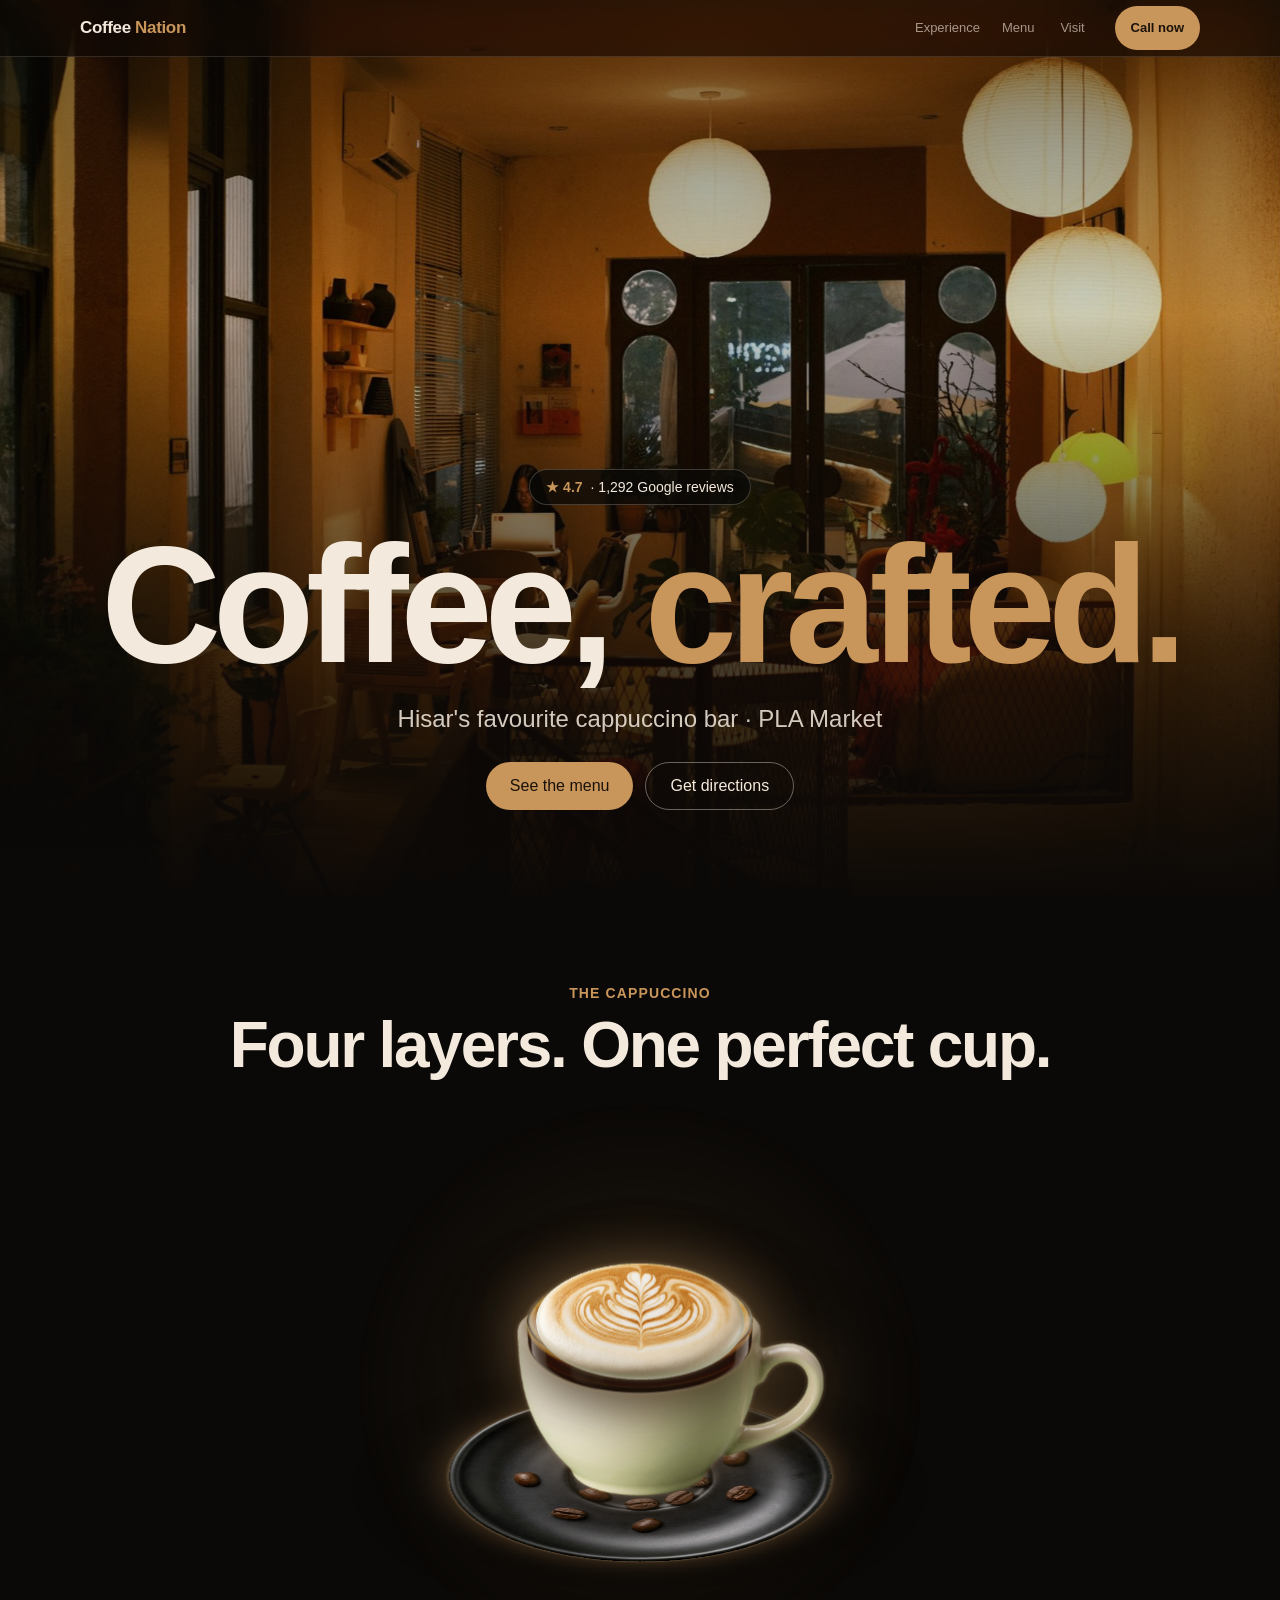
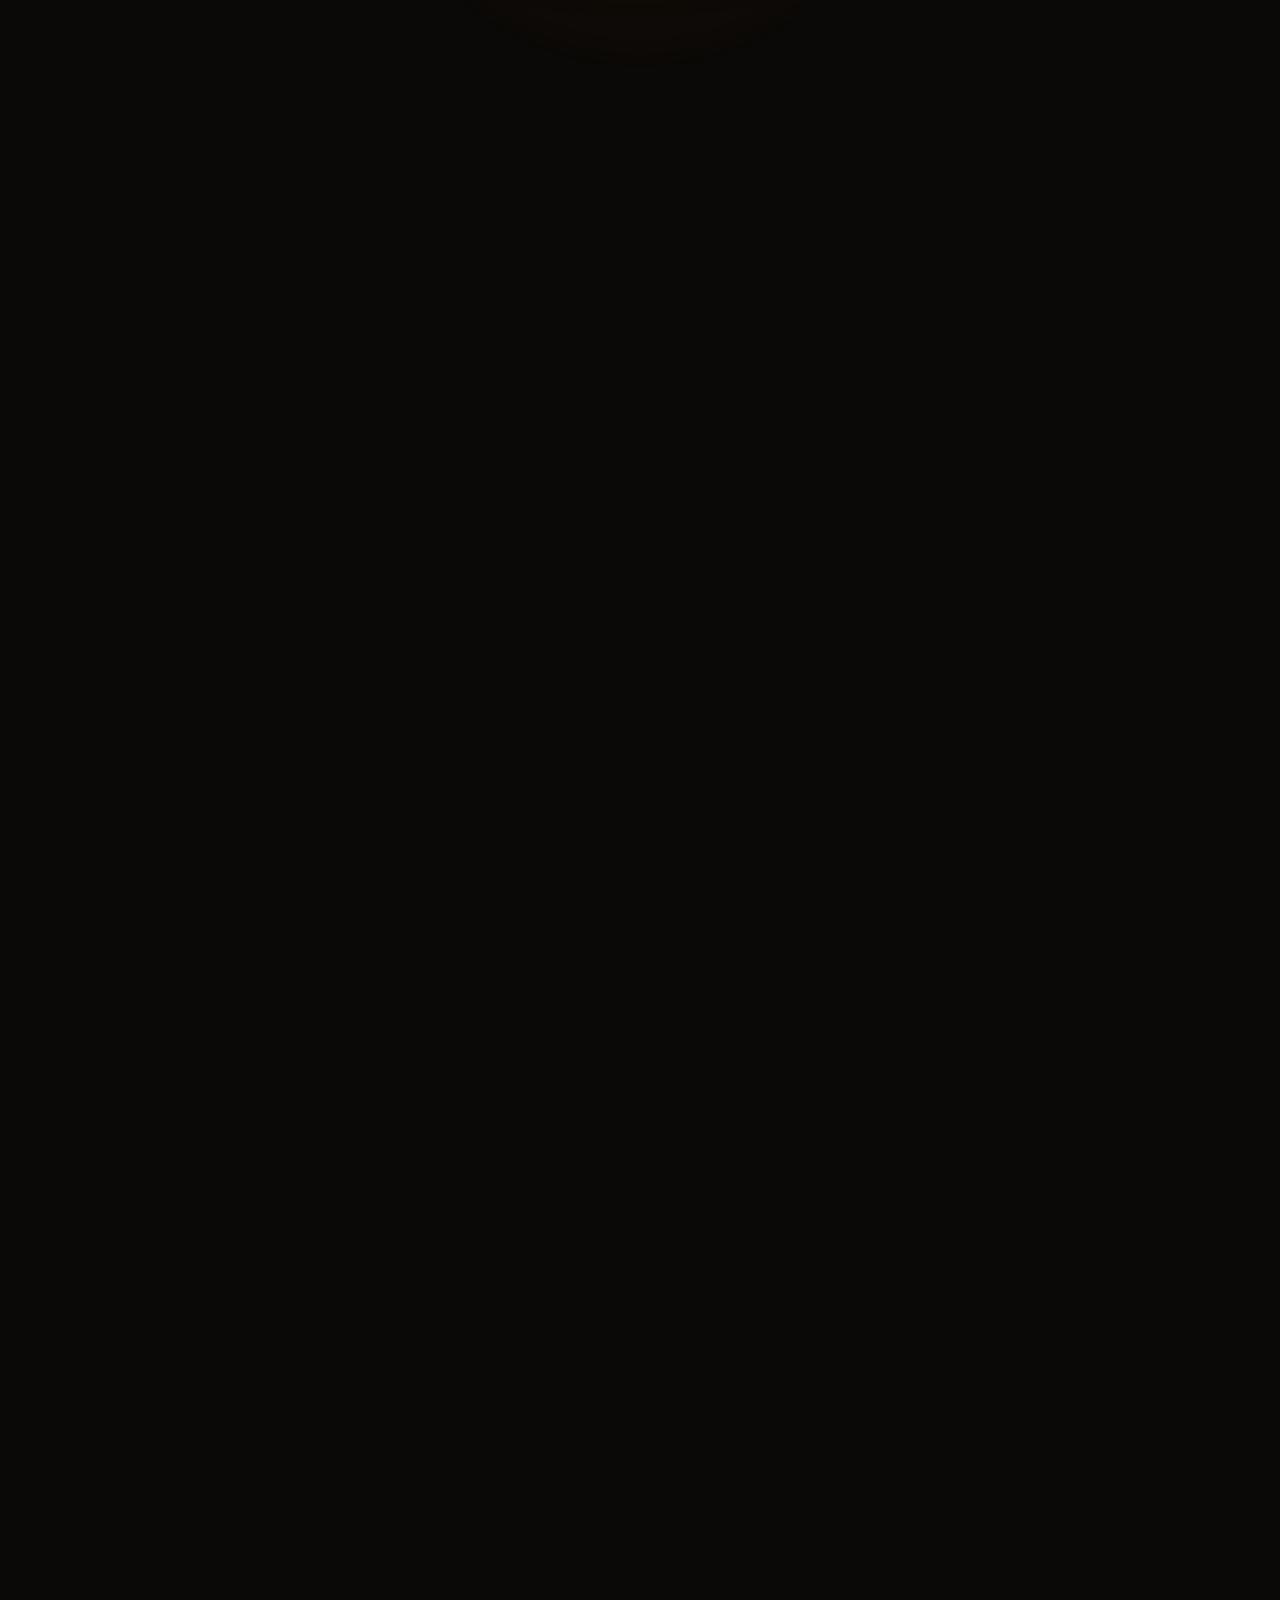
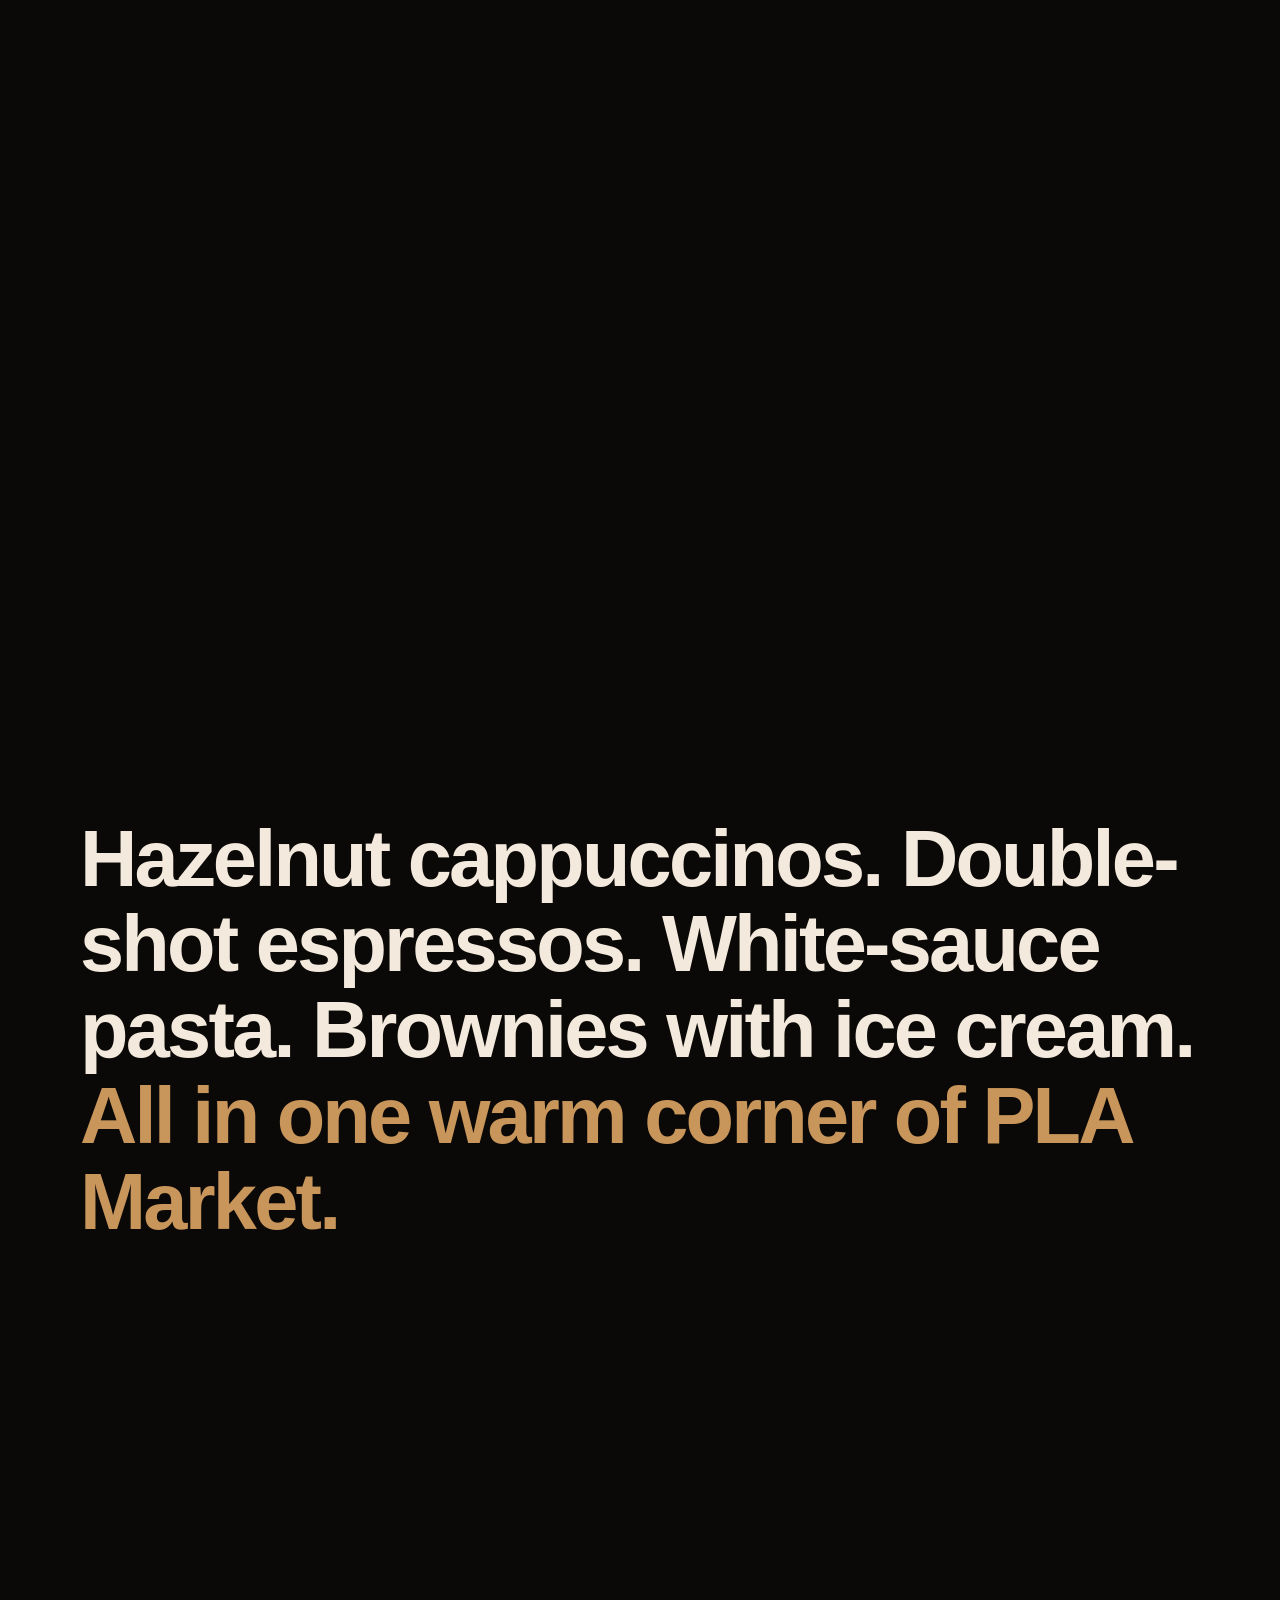
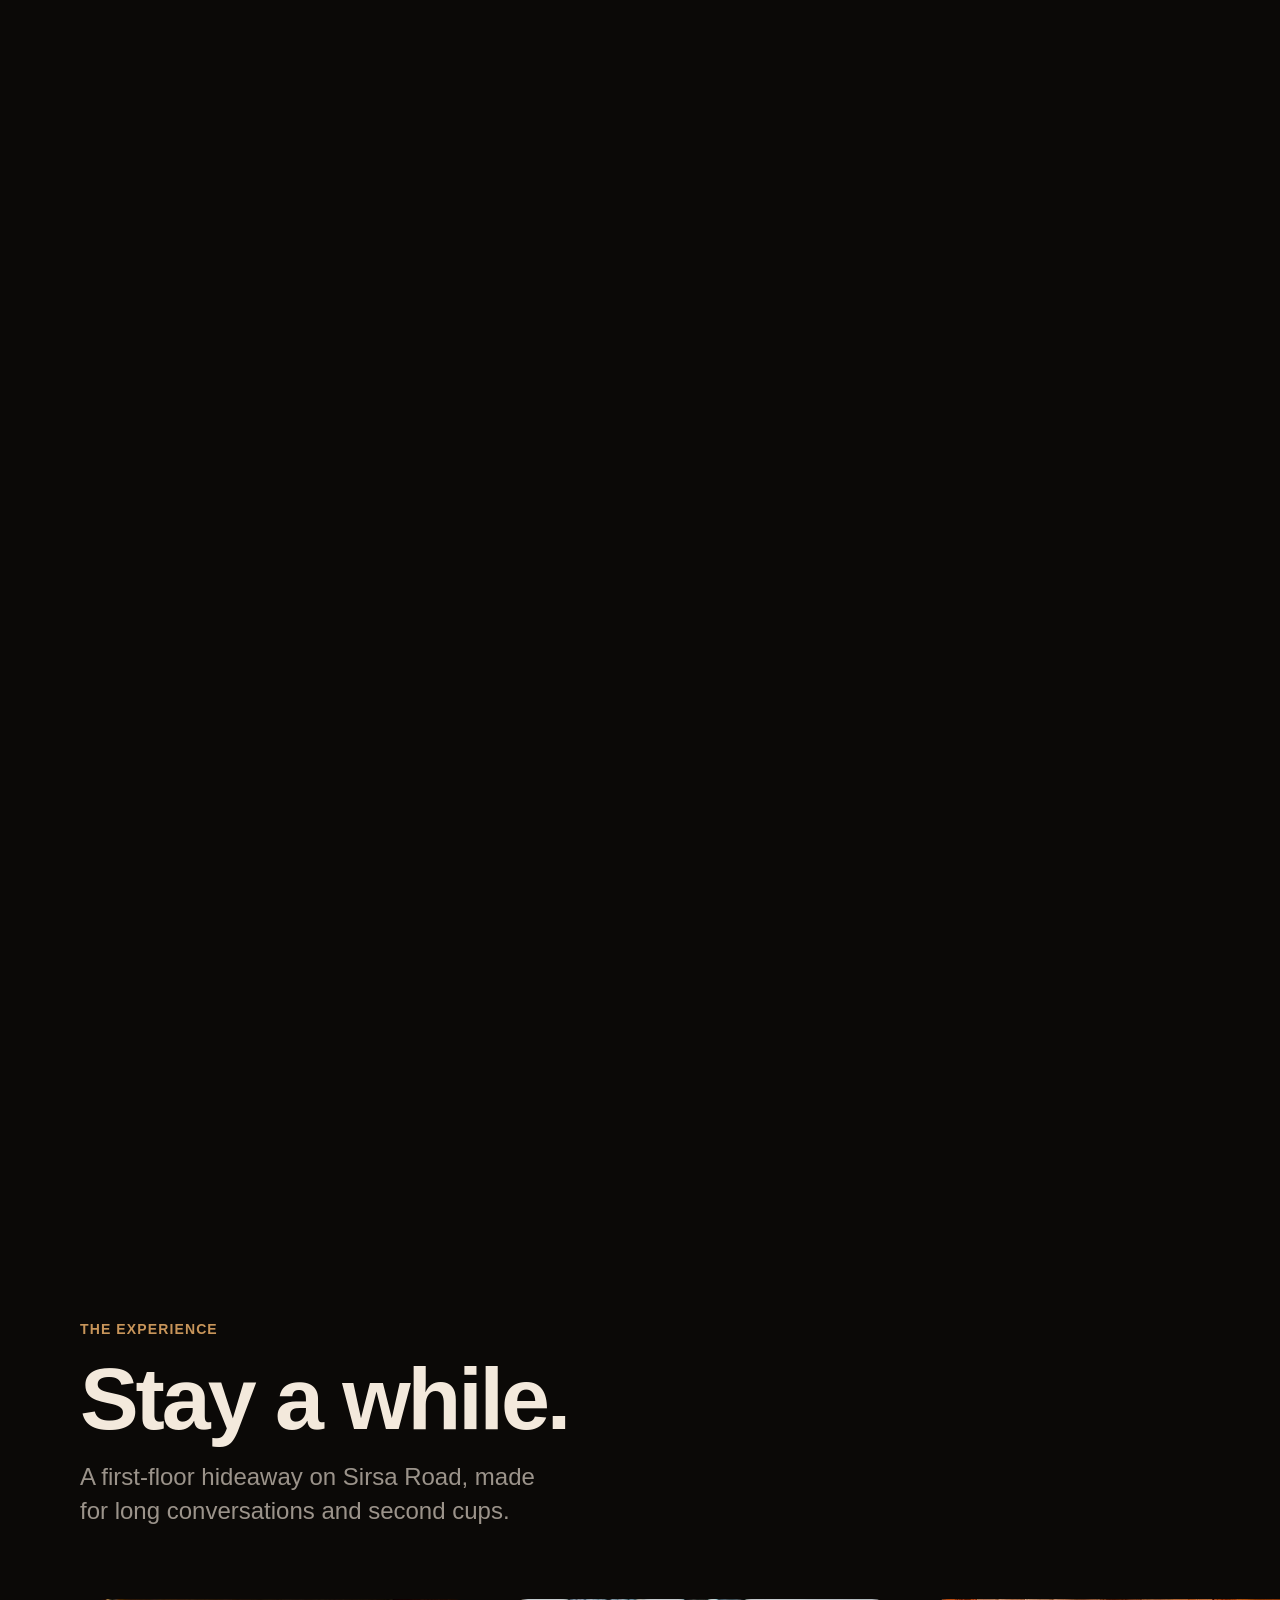
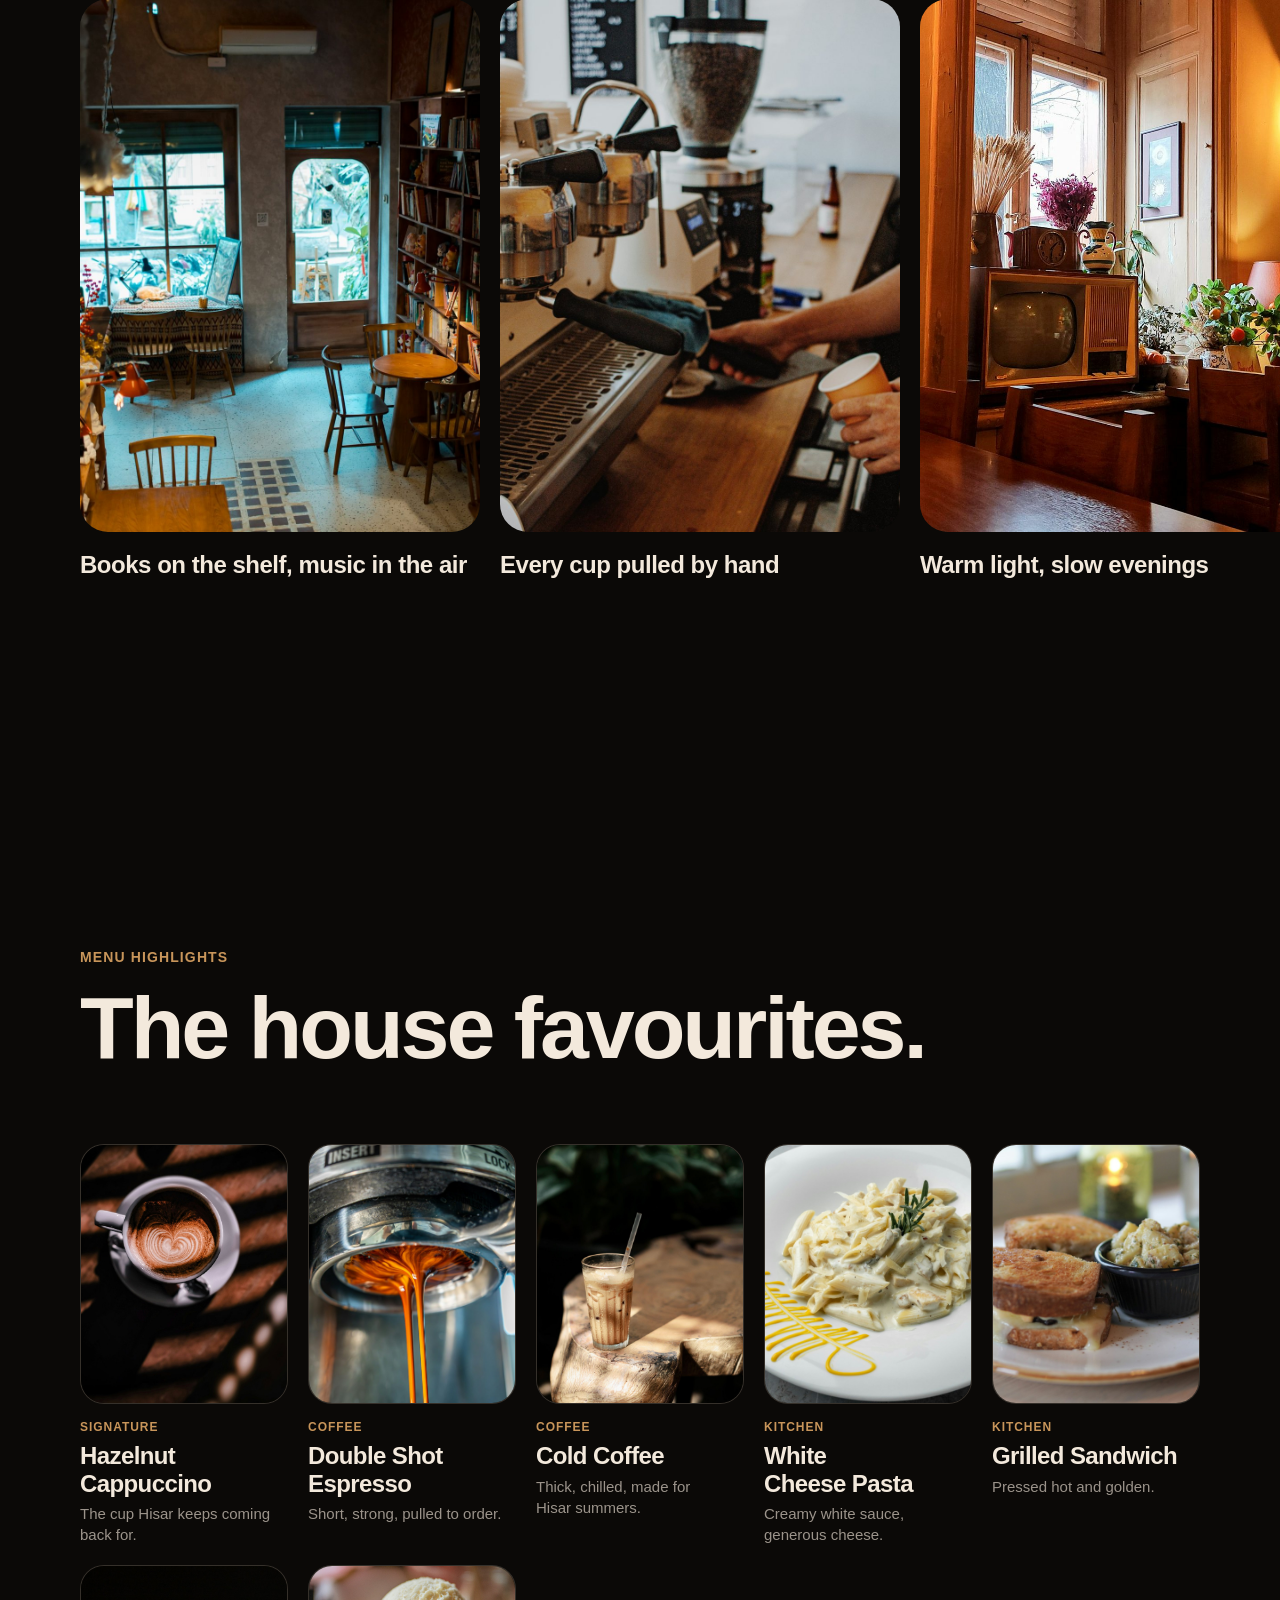
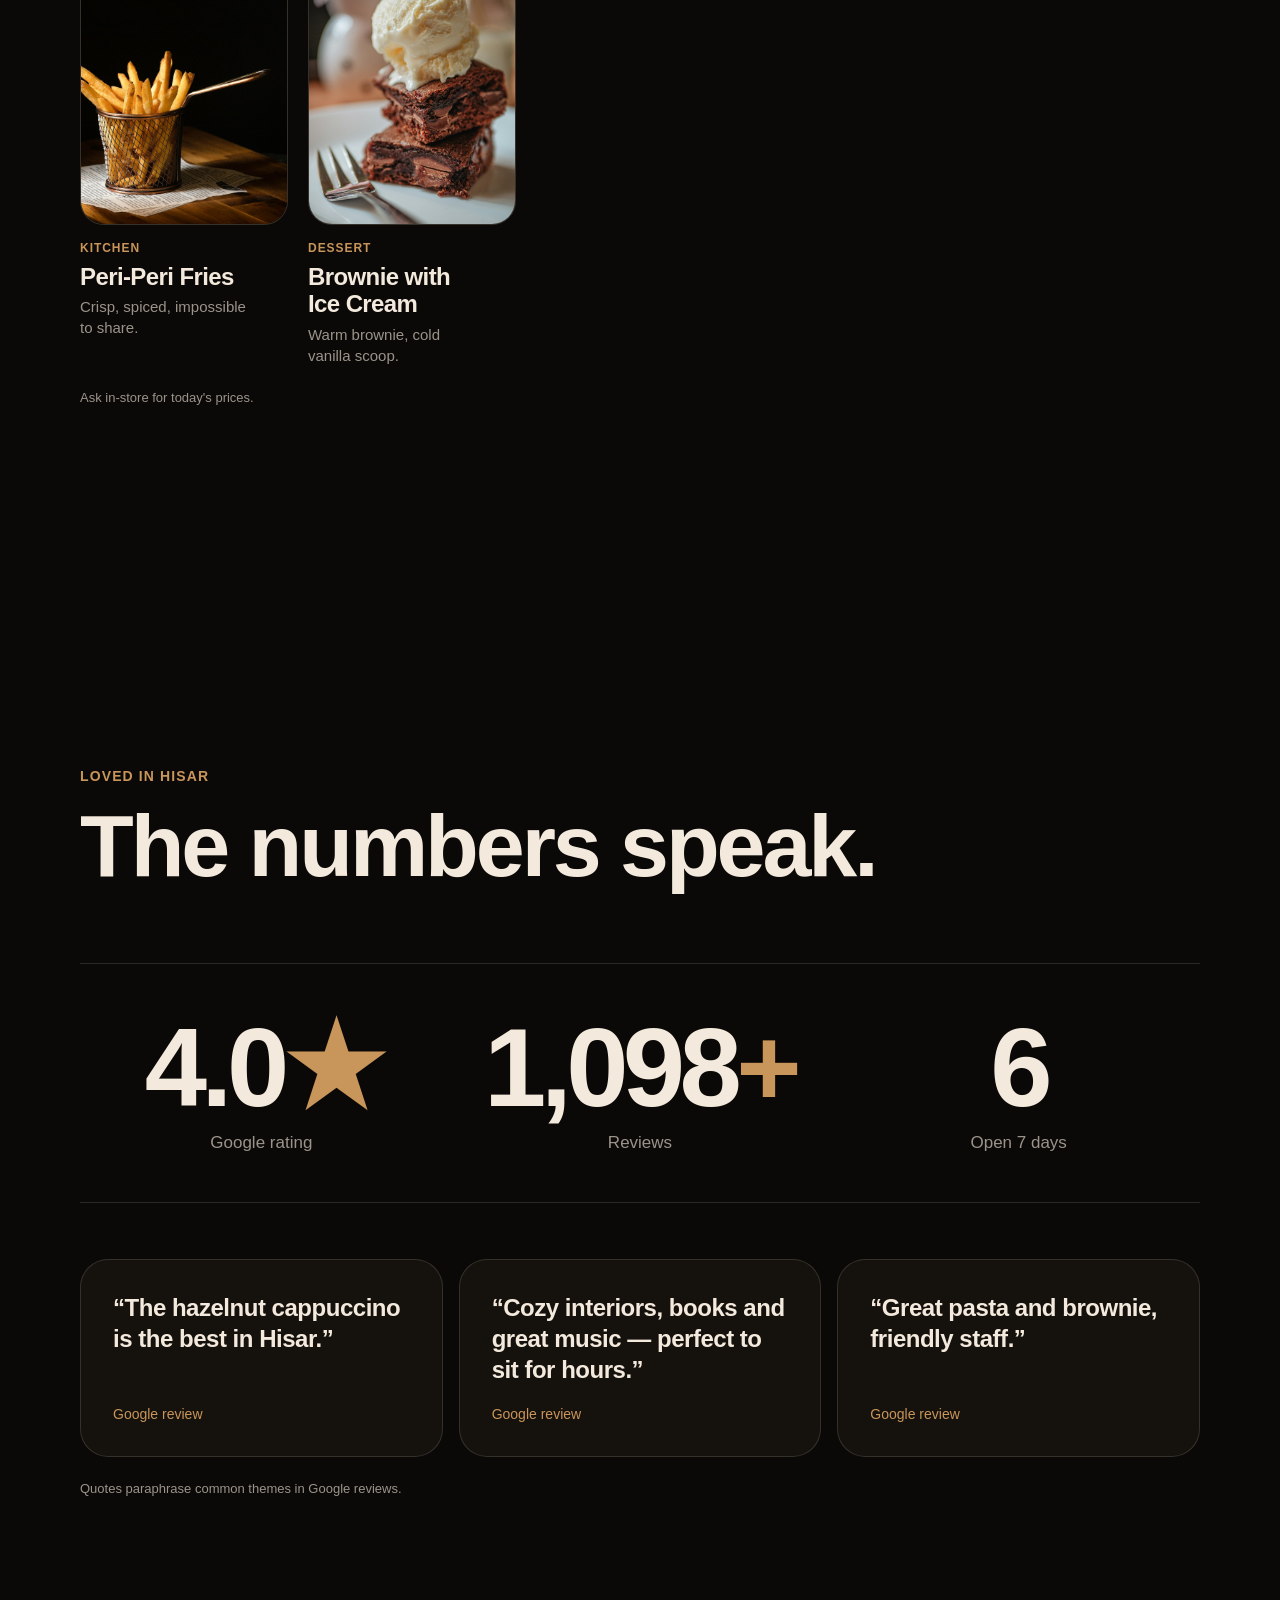
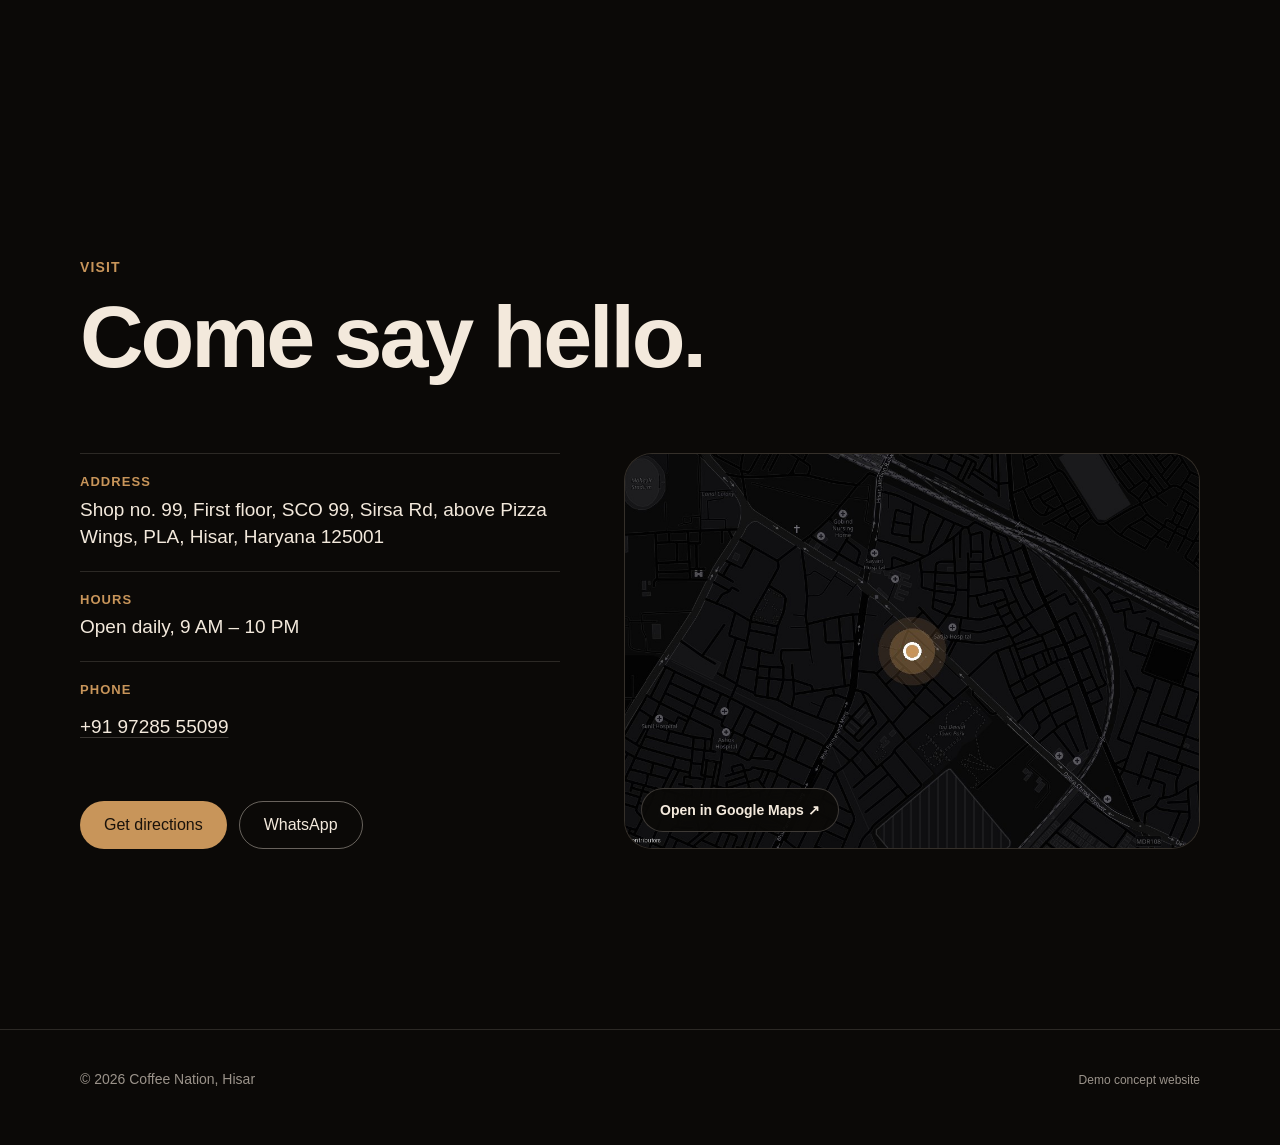
<file: index.html>
<!doctype html>
<html lang="en">
  <head>
    <meta charset="utf-8" />
    <meta name="viewport" content="width=device-width, initial-scale=1" />
    <title>Coffee Nation Hisar</title>
    <meta name="theme-color" content="#0b0907" />
    <link rel="stylesheet" href="hark.css" />
    <style>
      :root {
        --x-bg: #0b0907;
        --x-bg-2: #15110d;
        --x-cream: #f3e9dc;
        --x-dim: rgba(243, 233, 220, 0.62);
        --x-faint: rgba(243, 233, 220, 0.2);
        --x-line: rgba(243, 233, 220, 0.14);
        --x-gold: #c8955a;
        --x-font: -apple-system, BlinkMacSystemFont, "SF Pro Display", "SF Pro Text", Inter, "Helvetica Neue", Helvetica, Arial, sans-serif;
        --x-ease: cubic-bezier(0.22, 1, 0.36, 1);
        color-scheme: dark;
      }
      body { background: var(--x-bg); color: var(--x-cream); font-family: var(--x-font); }
      .x-site {
        width: 100vw;
        margin: -12px 0 -40px calc(50% - 50vw);
        overflow: clip;
        font-family: var(--x-font);
        color: var(--x-cream);
        background: var(--x-bg);
        -webkit-font-smoothing: antialiased;
      }
      .x-site a:focus-visible, .x-scroller:focus-visible { outline: 2px solid var(--x-gold); outline-offset: 3px; }
      .x-wrap { width: min(1120px, 100% - 40px); margin-inline: auto; }

      /* Nav */
      .x-nav {
        position: fixed; inset: 0 0 auto 0; z-index: 50;
        background: rgba(11, 9, 7, 0.62);
        -webkit-backdrop-filter: saturate(180%) blur(20px);
        backdrop-filter: saturate(180%) blur(20px);
        border-bottom: 1px solid var(--x-line);
      }
      .x-nav__in { display: flex; align-items: center; gap: 20px; height: 56px; width: min(1120px, 100% - 32px); margin-inline: auto; }
      .x-mark { display: inline-flex; align-items: center; min-height: 44px; font-size: 17px; font-weight: 600; letter-spacing: -0.02em; text-decoration: none; white-space: nowrap; margin-right: auto; }
      .x-mark span { color: var(--x-gold); margin-left: 0.25em; }
      .x-nav__links { display: flex; gap: 10px; }
      .x-nav__links a { display: inline-flex; align-items: center; justify-content: center; min-height: 44px; min-width: 44px; padding: 0 6px; font-size: 13px; color: var(--x-dim); text-decoration: none; transition: color 0.2s; }
      .x-nav__links a:hover { color: var(--x-cream); }
      .x-pill {
        display: inline-flex; align-items: center; min-height: 44px; padding: 0 16px; border-radius: 999px;
        background: var(--x-gold); color: #1a120a; font-size: 13px; font-weight: 600; text-decoration: none; white-space: nowrap;
      }
      @media (max-width: 460px) {
        .x-nav__in { gap: 6px; width: calc(100% - 24px); }
        .x-mark { font-size: 15px; }
        .x-nav__links { gap: 0; }
        .x-nav__links a { font-size: 12px; padding: 0 4px; }
        .x-pill { padding: 0 12px; font-size: 12px; }
      }

      /* Buttons */
      .x-btns { display: flex; flex-wrap: wrap; gap: 12px; }
      .x-btn {
        display: inline-flex; align-items: center; justify-content: center; min-height: 48px; padding: 0 24px;
        border-radius: 999px; font-size: 16px; font-weight: 500; text-decoration: none;
        transition: transform 0.3s var(--x-ease), background 0.3s, color 0.3s;
      }
      .x-btn--fill { background: var(--x-gold); color: #1a120a; }
      .x-btn--fill:hover { background: #d8a46a; }
      .x-btn--line { border: 1px solid rgba(243, 233, 220, 0.4); color: var(--x-cream); }
      .x-btn--line:hover { background: var(--x-cream); color: var(--x-bg); }
      .x-btn:active { transform: scale(0.97); }

      /* Type */
      .x-eyebrow { font-size: 14px; font-weight: 600; letter-spacing: 0.08em; text-transform: uppercase; color: var(--x-gold); }
      .x-h2 { font-size: clamp(40px, 7vw, 88px); font-weight: 700; letter-spacing: -0.035em; line-height: 1.02; }
      .x-lede { font-size: clamp(18px, 2.2vw, 24px); line-height: 1.4; color: var(--x-dim); max-width: 36ch; font-weight: 500; }
      .x-small { font-size: 13px; color: var(--x-dim); }
      .x-block { padding-block: clamp(96px, 16vw, 180px); }
      .x-block__head { display: grid; gap: 16px; margin-bottom: clamp(40px, 6vw, 72px); }

      /* Hero */
      .x-hero { position: relative; height: 100vh; height: 100svh; min-height: 560px; overflow: hidden; }
      .x-hero__img { position: absolute; inset: 0; width: 100%; height: 100%; max-width: none; object-fit: cover; transform: scale(1.06); will-change: transform; }
      .x-hero::after {
        content: ""; position: absolute; inset: 0;
        background: linear-gradient(180deg, rgba(11, 9, 7, 0.55) 0%, rgba(11, 9, 7, 0.2) 35%, rgba(11, 9, 7, 0.75) 72%, var(--x-bg) 100%);
      }
      .x-hero__copy {
        position: absolute; inset: auto 0 0 0; z-index: 2; padding-bottom: clamp(56px, 10vh, 112px);
        display: grid; gap: 20px; justify-items: center; text-align: center; will-change: transform, opacity;
      }
      .x-hero h1 { font-size: clamp(60px, 13vw, 168px); font-weight: 700; letter-spacing: -0.05em; line-height: 0.95; }
      .x-hero h1 span { color: var(--x-gold); }
      .x-hero__sub { font-size: clamp(17px, 2.2vw, 24px); font-weight: 500; color: var(--x-cream); opacity: 0.86; }
      .x-chip {
        display: inline-flex; align-items: center; gap: 8px; padding: 8px 16px; border-radius: 999px; font-size: 14px; font-weight: 500;
        background: rgba(11, 9, 7, 0.78); color: var(--x-cream); border: 1px solid rgba(243, 233, 220, 0.22);
        -webkit-backdrop-filter: blur(16px); backdrop-filter: blur(16px);
      }
      .x-chip b { color: var(--x-gold); }
      .x-hero .x-btns { justify-content: center; margin-top: 8px; }

      /* Exploded view */
      .x-explode { position: relative; height: 320vh; }
      .x-explode__stick { position: sticky; top: 0; height: 100vh; height: 100svh; overflow: visible; }
      .x-glow {
        position: absolute; left: var(--cx, 50%); top: 54%; width: 96vmin; height: 96vmin; transform: translate(-50%, -50%);
        background: radial-gradient(closest-side, rgba(200, 149, 90, 0.34), rgba(200, 149, 90, 0.08) 55%, transparent 75%);
        opacity: 0.45; pointer-events: none; will-change: opacity, transform;
      }
      .x-layer { position: absolute; left: 0; top: 0; will-change: transform; pointer-events: none; user-select: none; }
      .x-layer { overflow: visible; }
      .x-layer img { display: block; width: 100%; height: auto; max-width: none; max-height: none; overflow: visible; -webkit-mask: none; mask: none; clip-path: none; }
      .x-layer--saucer { z-index: 1; filter: drop-shadow(0 0 2px rgba(232, 190, 140, 0.55)) drop-shadow(0 0 22px rgba(200, 149, 90, 0.45)) drop-shadow(0 26px 36px rgba(0, 0, 0, 0.55)); }
      .x-layer--cup { z-index: 2; filter: drop-shadow(0 0 2px rgba(232, 190, 140, 0.4)) drop-shadow(0 0 26px rgba(200, 149, 90, 0.32)) drop-shadow(0 24px 40px rgba(0, 0, 0, 0.55)); }
      .x-layer--espresso { z-index: 3; filter: drop-shadow(0 0 2px rgba(232, 190, 140, 0.45)) drop-shadow(0 0 30px rgba(200, 149, 90, 0.38)) drop-shadow(0 14px 26px rgba(0, 0, 0, 0.5)); }
      .x-layer--foam { z-index: 4; filter: drop-shadow(0 0 2px rgba(232, 190, 140, 0.4)) drop-shadow(0 0 28px rgba(200, 149, 90, 0.3)) drop-shadow(0 14px 24px rgba(0, 0, 0, 0.5)); }
      .x-callout {
        position: absolute; top: 0; z-index: 6; display: flex; align-items: center; gap: 12px; opacity: 0;
        width: max-content; max-width: min(300px, 40vw); will-change: opacity, transform;
      }
      .x-callout__line { flex: none; width: 56px; height: 1px; background: rgba(243, 233, 220, 0.55); transform-origin: left center; }
      .x-callout--left { flex-direction: row-reverse; text-align: right; }
      .x-callout--left .x-callout__line { transform-origin: right center; }
      .x-callout p { font-size: 17px; font-weight: 600; letter-spacing: -0.01em; line-height: 1.25; }
      .x-callout small { display: block; font-size: 14px; font-weight: 400; color: var(--x-dim); margin-top: 3px; }
      @media (max-width: 700px) {
        .x-callout { gap: 8px; }
        .x-callout__line { width: 14px; }
        .x-callout p { font-size: 13px; }
        .x-callout small { font-size: 12px; }
      }
      .x-explode__title, .x-explode__end {
        position: absolute; inset: 84px 0 auto 0; z-index: 7; text-align: center; display: grid; gap: 10px; padding-inline: 20px; will-change: opacity, transform;
      }
      .x-explode__end { inset: auto 0 9vh 0; opacity: 0; }
      .x-explode__title h2, .x-explode__end h2 { font-size: clamp(32px, 5.4vw, 64px); font-weight: 700; letter-spacing: -0.035em; line-height: 1.05; }
      .x-explode__end h2 span { color: var(--x-gold); }

      /* Statement */
      .x-statement { position: relative; height: 240vh; }
      .x-statement__stick { position: sticky; top: 0; height: 100vh; height: 100svh; display: grid; align-items: center; }
      .x-statement p { font-size: clamp(34px, 6.2vw, 80px); font-weight: 700; letter-spacing: -0.035em; line-height: 1.08; }
      .x-word { color: #77706a; transition: color 0.35s ease; }
      .x-word.is-on { color: var(--x-cream); }
      .x-word.is-gold.is-on { color: var(--x-gold); }

      /* Gallery */
      .x-scroller {
        display: grid; grid-auto-flow: column; grid-auto-columns: min(78vw, 400px); gap: 20px;
        overflow-x: auto; scroll-snap-type: x mandatory; scrollbar-width: none;
        padding-inline: max(20px, (100vw - 1120px) / 2); scroll-padding-inline: max(20px, (100vw - 1120px) / 2);
        padding-bottom: 8px;
      }
      .x-scroller::-webkit-scrollbar { display: none; }
      .x-shot { margin: 0; scroll-snap-align: start; }
      .x-shot__frame { aspect-ratio: 3 / 4; border-radius: 28px; overflow: hidden; background: var(--x-bg-2); }
      .x-shot img { width: 100%; height: 100%; object-fit: cover; transform: scale(1.22); opacity: 0.4; transition: transform 1.6s var(--x-ease), opacity 1.2s ease; }
      .x-shot.is-in img { transform: scale(1); opacity: 1; }
      .x-shot figcaption { margin-top: 18px; font-size: clamp(19px, 2vw, 24px); font-weight: 600; letter-spacing: -0.02em; line-height: 1.25; }
      .x-shot figcaption small { display: block; font-size: 14px; font-weight: 400; color: var(--x-dim); margin-top: 4px; letter-spacing: 0; }

      /* Menu */
      .x-menu { display: grid; grid-template-columns: repeat(auto-fill, minmax(min(100%, 200px), 1fr)); gap: 20px; }
      .x-food { margin: 0; }
      .x-food__frame { aspect-ratio: 4 / 5; border-radius: 24px; overflow: hidden; background: var(--x-bg-2); border: 1px solid var(--x-line); }
      .x-food__frame img {
        display: block; width: 100%; height: 100%; max-width: none; object-fit: cover; transform: scale(1.14);
        transition: transform 1.4s var(--x-ease);
      }
      .x-food.is-in .x-food__frame img { transform: scale(1); }
      .x-food.is-in:hover .x-food__frame img { transform: scale(1.06); transition-duration: 0.8s; }
      .x-food__tag { margin-top: 16px; font-size: 12px; font-weight: 600; letter-spacing: 0.08em; text-transform: uppercase; color: var(--x-gold); }
      .x-food h3 { margin-top: 6px; font-size: clamp(20px, 2vw, 24px); font-weight: 700; letter-spacing: -0.025em; line-height: 1.15; }
      .x-food p.x-food__desc { font-size: 15px; color: var(--x-dim); margin-top: 6px; line-height: 1.4; }
      .x-also { margin-top: 40px; padding-top: 24px; border-top: 1px solid var(--x-line); font-size: clamp(16px, 1.8vw, 19px); font-weight: 500; color: var(--x-cream); letter-spacing: -0.01em; }
      .x-also span { color: var(--x-gold); margin-right: 8px; }
      .x-menu-note { margin-top: 24px; }

      /* Proof */
      .x-stats { display: grid; grid-template-columns: repeat(3, minmax(0, 1fr)); gap: 16px; border-block: 1px solid var(--x-line); padding-block: 48px; }
      .x-stat { display: grid; gap: 8px; text-align: center; }
      .x-stat__fig { font-size: clamp(48px, 9vw, 112px); font-weight: 700; letter-spacing: -0.05em; line-height: 1; font-variant-numeric: tabular-nums; }
      .x-stat__fig span { color: var(--x-gold); }
      .x-stat__label { font-size: clamp(14px, 1.6vw, 17px); color: var(--x-dim); font-weight: 500; }
      @media (max-width: 600px) { .x-stats { grid-template-columns: 1fr; gap: 40px; } }
      .x-quotes { display: grid; grid-template-columns: repeat(auto-fit, minmax(min(100%, 280px), 1fr)); gap: 16px; margin-top: 56px; }
      .x-quote { margin: 0; padding: 32px; border-radius: 28px; background: var(--x-bg-2); border: 1px solid var(--x-line); display: grid; gap: 20px; align-content: space-between; }
      .x-quote blockquote { margin: 0; font-size: clamp(20px, 2.2vw, 24px); font-weight: 600; letter-spacing: -0.02em; line-height: 1.3; }
      .x-quote figcaption { font-size: 14px; color: var(--x-gold); }

      /* Visit */
      .x-visit { display: grid; grid-template-columns: minmax(0, 1fr) minmax(0, 1.2fr); gap: clamp(32px, 5vw, 64px); align-items: stretch; }
      @media (max-width: 860px) { .x-visit { grid-template-columns: 1fr; } }
      .x-facts { display: grid; gap: 0; margin: 0 0 32px; }
      .x-facts div { padding-block: 20px; border-top: 1px solid var(--x-line); display: grid; gap: 6px; }
      .x-facts dt { font-size: 13px; font-weight: 600; letter-spacing: 0.08em; text-transform: uppercase; color: var(--x-gold); }
      .x-facts dd { margin: 0; font-size: 19px; line-height: 1.4; font-weight: 500; }
      .x-facts dd a { display: inline-flex; align-items: center; min-height: 44px; text-decoration: underline; text-decoration-color: var(--x-faint); text-underline-offset: 4px; }
      .x-map { position: relative; display: block; border-radius: 28px; overflow: hidden; border: 1px solid var(--x-line); min-height: 320px; background: var(--x-bg-2); text-decoration: none; }
      .x-map img { display: block; position: absolute; inset: 0; width: 100%; height: 100%; max-width: none; object-fit: cover; transition: transform 1s var(--x-ease); }
      .x-map:hover img { transform: scale(1.03); }
      .x-map__pill {
        position: absolute; left: 16px; bottom: 16px; z-index: 1; display: inline-flex; align-items: center; min-height: 44px; padding: 0 18px;
        border-radius: 999px; background: rgba(11, 9, 7, 0.78); color: var(--x-cream); border: 1px solid rgba(243, 233, 220, 0.22);
        font-size: 14px; font-weight: 600; -webkit-backdrop-filter: blur(16px); backdrop-filter: blur(16px);
      }
      .x-map:hover .x-map__pill { background: var(--x-gold); color: #1a120a; }

      /* Footer */
      .x-foot { border-top: 1px solid var(--x-line); padding-block: 40px 56px; }
      .x-foot .x-wrap { display: flex; flex-wrap: wrap; justify-content: space-between; gap: 12px; align-items: baseline; }
      .x-foot p { font-size: 14px; color: var(--x-dim); }
      .x-foot p + p { font-size: 12px; }

      /* Reveal */
      .x-rise { opacity: 0; transform: translateY(40px); transition: opacity 1s ease, transform 1.2s var(--x-ease); }
      .x-rise.is-in { opacity: 1; transform: none; }

      @media (prefers-reduced-motion: reduce) {
        .x-rise, .x-shot img, .x-food__frame img, .x-food.is-in:hover .x-food__frame img, .x-map:hover img { opacity: 1; transform: none; transition: none; }
        .x-word { transition: none; }
        .x-btn { transition: none; }
        .x-explode { height: auto; }
        .x-explode__stick { position: relative; height: 100vh; min-height: 680px; }
        .x-statement { height: auto; }
        .x-statement__stick { position: relative; height: auto; padding-block: 140px; }
      }
    </style>
  </head>
  <body>
    <div class="page" id="top">
      <div class="x-site">
        <header class="x-nav">
          <div class="x-nav__in">
            <a class="x-mark" href="#top">Coffee <span>Nation</span></a>
            <nav class="x-nav__links" aria-label="Sections">
              <a href="#experience">Experience</a>
              <a href="#menu">Menu</a>
              <a href="#visit">Visit</a>
            </nav>
            <a class="x-pill" href="tel:+919728555099">Call now</a>
          </div>
        </header>

        <main>
          <section class="x-hero" aria-label="Coffee Nation">
            <img class="x-hero__img" src="cn_hero.jpg" alt="A warm, cozy cafe interior hung with paper lanterns" />
            <div class="x-hero__copy x-wrap">
              <span class="x-chip"><b>★ 4.7</b> · 1,292 Google reviews</span>
              <h1>Coffee, <span>crafted.</span></h1>
              <p class="x-hero__sub">Hisar's favourite cappuccino bar · PLA Market</p>
              <div class="x-btns">
                <a class="x-btn x-btn--fill" href="#menu">See the menu</a>
                <a class="x-btn x-btn--line" href="https://www.google.com/maps/search/?api=1&amp;query=Coffee%20Nation%20PLA%20Sirsa%20Rd%20Hisar" target="_blank" rel="noopener">Get directions</a>
              </div>
            </div>
          </section>

          <section class="x-explode" id="craft" aria-label="Anatomy of a Coffee Nation cappuccino">
            <div class="x-explode__stick">
              <div class="x-glow"></div>
              <div class="x-explode__title">
                <p class="x-eyebrow">The cappuccino</p>
                <h2>Four layers. One perfect cup.</h2>
              </div>
              <div class="x-layer x-layer--saucer" data-layer="saucer"><img src="coffee_saucer.png" alt="" /></div>
              <div class="x-layer x-layer--cup" data-layer="cup"><img src="coffee_cup_cream.png" alt="" /></div>
              <div class="x-layer x-layer--espresso" data-layer="espresso"><img src="coffee_espresso.png" alt="" /></div>
              <div class="x-layer x-layer--foam" data-layer="foam"><img src="coffee_foam.png" alt="" /></div>
              <div class="x-callout" data-for="foam"><span class="x-callout__line"></span><p>Silky microfoam<small>Hand-poured rosetta</small></p></div>
              <div class="x-callout" data-for="espresso"><span class="x-callout__line"></span><p>Double-shot espresso<small>Rich golden crema</small></p></div>
              <div class="x-callout" data-for="cup"><span class="x-callout__line"></span><p>Glazed ceramic<small>Holds the heat longer</small></p></div>
              <div class="x-callout" data-for="saucer"><span class="x-callout__line"></span><p>Served with care<small>Since day one</small></p></div>
              <div class="x-explode__end">
                <h2>Assembled. <span>Served.</span></h2>
              </div>
            </div>
          </section>

          <section class="x-statement" aria-label="What we serve">
            <div class="x-statement__stick">
              <div class="x-wrap">
                <p id="x-statement">Hazelnut cappuccinos. Double-shot espressos. White-sauce pasta. Brownies with ice cream. All in one warm corner of PLA Market.</p>
              </div>
            </div>
          </section>

          <section class="x-block" id="experience" aria-labelledby="exp-h">
            <div class="x-wrap x-block__head x-rise">
              <p class="x-eyebrow">The experience</p>
              <h2 class="x-h2" id="exp-h">Stay a while.</h2>
              <p class="x-lede">A first-floor hideaway on Sirsa Road, made for long conversations and second cups.</p>
            </div>
            <div class="x-scroller" tabindex="0" aria-label="Photos of Coffee Nation, scroll sideways">
              <figure class="x-shot">
                <div class="x-shot__frame"><img src="cn_books.jpg" alt="A cafe corner lined with tall bookshelves" /></div>
                <figcaption>Books on the shelf, music in the air</figcaption>
              </figure>
              <figure class="x-shot">
                <div class="x-shot__frame"><img src="cn_barista.jpg" alt="A barista working the espresso machine" loading="lazy" /></div>
                <figcaption>Every cup pulled by hand</figcaption>
              </figure>
              <figure class="x-shot">
                <div class="x-shot__frame"><img src="cn_interior.jpg" alt="A warm vintage cafe interior lit by a lamp" loading="lazy" /></div>
                <figcaption>Warm light, slow evenings</figcaption>
              </figure>
              <figure class="x-shot">
                <div class="x-shot__frame"><img src="cn_latte_table.jpg" alt="A latte with rosetta art on a wooden table, from above" loading="lazy" /></div>
                <figcaption>Latte art, every single cup</figcaption>
              </figure>
            </div>
          </section>

          <section class="x-block" id="menu" aria-labelledby="menu-h">
            <div class="x-wrap">
              <div class="x-block__head x-rise">
                <p class="x-eyebrow">Menu highlights</p>
                <h2 class="x-h2" id="menu-h">The house favourites.</h2>
              </div>
              <div class="x-menu">
                <article class="x-food">
                  <div class="x-food__frame"><img src="cn_menu_cappuccino.jpg" alt="Cappuccino with heart latte art in dramatic light" loading="lazy" /></div>
                  <p class="x-food__tag">Signature</p>
                  <h3>Hazelnut Cappuccino</h3><p class="x-food__desc">The cup Hisar keeps coming back for.</p>
                </article>
                <article class="x-food">
                  <div class="x-food__frame"><img src="cn_menu_espresso.jpg" alt="Espresso pouring from a portafilter" loading="lazy" /></div>
                  <p class="x-food__tag">Coffee</p>
                  <h3>Double Shot Espresso</h3><p class="x-food__desc">Short, strong, pulled to order.</p>
                </article>
                <article class="x-food">
                  <div class="x-food__frame"><img src="cn_menu_coldcoffee.jpg" alt="A glass of iced cold coffee" loading="lazy" /></div>
                  <p class="x-food__tag">Coffee</p>
                  <h3>Cold Coffee</h3><p class="x-food__desc">Thick, chilled, made for Hisar summers.</p>
                </article>
                <article class="x-food">
                  <div class="x-food__frame"><img src="cn_menu_pasta.jpg" alt="White sauce penne pasta" loading="lazy" /></div>
                  <p class="x-food__tag">Kitchen</p>
                  <h3>White Cheese Pasta</h3><p class="x-food__desc">Creamy white sauce, generous cheese.</p>
                </article>
                <article class="x-food">
                  <div class="x-food__frame"><img src="cn_menu_sandwich.jpg" alt="Grilled cheese sandwich" loading="lazy" /></div>
                  <p class="x-food__tag">Kitchen</p>
                  <h3>Grilled Sandwich</h3><p class="x-food__desc">Pressed hot and golden.</p>
                </article>
                <article class="x-food">
                  <div class="x-food__frame"><img src="cn_menu_fries.jpg" alt="Peri-peri fries in a basket" loading="lazy" /></div>
                  <p class="x-food__tag">Kitchen</p>
                  <h3>Peri-Peri Fries</h3><p class="x-food__desc">Crisp, spiced, impossible to share.</p>
                </article>
                <article class="x-food">
                  <div class="x-food__frame"><img src="cn_menu_brownie.jpg" alt="Brownie with a scoop of vanilla ice cream" loading="lazy" /></div>
                  <p class="x-food__tag">Dessert</p>
                  <h3>Brownie with Ice Cream</h3><p class="x-food__desc">Warm brownie, cold vanilla scoop.</p>
                </article>
              </div>
              <p class="x-small x-menu-note">Ask in-store for today's prices.</p>
            </div>
          </section>

          <section class="x-block" id="reviews" aria-labelledby="rev-h">
            <div class="x-wrap">
              <div class="x-block__head x-rise">
                <p class="x-eyebrow">Loved in Hisar</p>
                <h2 class="x-h2" id="rev-h">The numbers speak.</h2>
              </div>
              <div class="x-stats">
                <div class="x-stat"><span class="x-stat__fig"><b data-count="4.7" data-dec="1">4.7</b><span>★</span></span><span class="x-stat__label">Google rating</span></div>
                <div class="x-stat"><span class="x-stat__fig"><b data-count="1292">1,292</b><span>+</span></span><span class="x-stat__label">Reviews</span></div>
                <div class="x-stat"><span class="x-stat__fig"><b data-count="7">7</b></span><span class="x-stat__label">Open 7 days</span></div>
              </div>
              <div class="x-quotes">
                <figure class="x-quote x-rise"><blockquote>“The hazelnut cappuccino is the best in Hisar.”</blockquote><figcaption>Google review</figcaption></figure>
                <figure class="x-quote x-rise"><blockquote>“Cozy interiors, books and great music — perfect to sit for hours.”</blockquote><figcaption>Google review</figcaption></figure>
                <figure class="x-quote x-rise"><blockquote>“Great pasta and brownie, friendly staff.”</blockquote><figcaption>Google review</figcaption></figure>
              </div>
              <p class="x-small x-menu-note">Quotes paraphrase common themes in Google reviews.</p>
            </div>
          </section>

          <section class="x-block" id="visit" aria-labelledby="visit-h">
            <div class="x-wrap">
              <div class="x-block__head x-rise">
                <p class="x-eyebrow">Visit</p>
                <h2 class="x-h2" id="visit-h">Come say hello.</h2>
              </div>
              <div class="x-visit">
                <div class="x-rise">
                  <dl class="x-facts">
                    <div><dt>Address</dt><dd>Shop no. 99, First floor, SCO 99, Sirsa Rd, above Pizza Wings, PLA, Hisar, Haryana 125001</dd></div>
                    <div><dt>Hours</dt><dd>Open daily, 9 AM – 10 PM</dd></div>
                    <div><dt>Phone</dt><dd><a href="tel:+919728555099">+91 97285 55099</a></dd></div>
                  </dl>
                  <div class="x-btns">
                    <a class="x-btn x-btn--fill" href="https://www.google.com/maps/search/?api=1&amp;query=Coffee%20Nation%20PLA%20Sirsa%20Rd%20Hisar" target="_blank" rel="noopener">Get directions</a>
                    <a class="x-btn x-btn--line" href="https://wa.me/919728555099" target="_blank" rel="noopener">WhatsApp</a>
                  </div>
                </div>
                <a class="x-map x-rise" href="https://www.google.com/maps/search/?api=1&amp;query=Coffee%20Nation%20PLA%20Sirsa%20Rd%20Hisar" target="_blank" rel="noopener" aria-label="Open Coffee Nation in Google Maps">
                  <img src="coffee_nation_map.jpg" alt="Map of Coffee Nation on Sirsa Road, PLA, Hisar" loading="lazy" />
                  <span class="x-map__pill">Open in Google Maps ↗</span>
                </a>
              </div>
            </div>
          </section>
        </main>

        <footer class="x-foot">
          <div class="x-wrap">
            <p>© 2026 Coffee Nation, Hisar</p>
            <p>Demo concept website</p>
          </div>
        </footer>
      </div>
    </div>
    <script src="hark.js"></script>
    <script>
      (function () {
        var reduce = window.matchMedia("(prefers-reduced-motion: reduce)").matches;
        var clamp = function (v, a, b) { return Math.min(b, Math.max(a, v)); };
        var smooth = function (a, b, v) { var t = clamp((v - a) / (b - a), 0, 1); return t * t * (3 - 2 * t); };
        var lerp = function (a, b, t) { return a + (b - a) * t; };

        /* Statement words */
        var st = document.getElementById("x-statement");
        var words = st.textContent.trim().split(/\s+/);
        var goldFrom = words.indexOf("All");
        st.innerHTML = words.map(function (w, i) {
          return '<span class="x-word' + (i >= goldFrom ? " is-gold" : "") + '">' + w + "</span>";
        }).join(" ");
        var wordEls = [].slice.call(st.querySelectorAll(".x-word"));

        /* Reveal on view */
        var rise = [].slice.call(document.querySelectorAll(".x-rise, .x-shot, .x-food"));
        var counters = [].slice.call(document.querySelectorAll("[data-count]"));
        function fmt(v, dec) { return dec ? v.toFixed(dec) : Math.round(v).toLocaleString("en-IN"); }
        function countUp(el) {
          var to = parseFloat(el.getAttribute("data-count")), dec = +el.getAttribute("data-dec") || 0, t0 = null;
          function tick(t) {
            if (!t0) t0 = t;
            var k = clamp((t - t0) / 1600, 0, 1), e = 1 - Math.pow(1 - k, 3);
            el.textContent = fmt(to * e, dec);
            if (k < 1) requestAnimationFrame(tick);
          }
          requestAnimationFrame(tick);
        }
        if (reduce || !("IntersectionObserver" in window)) {
          rise.forEach(function (el) { el.classList.add("is-in"); });
          wordEls.forEach(function (el) { el.classList.add("is-on"); });
        } else {
          var io = new IntersectionObserver(function (entries) {
            entries.forEach(function (en) {
              if (en.isIntersecting) { en.target.classList.add("is-in"); io.unobserve(en.target); }
            });
          }, { threshold: 0.15, rootMargin: "0px 0px -8% 0px" });
          rise.forEach(function (el) { io.observe(el); });
          var cio = new IntersectionObserver(function (entries) {
            entries.forEach(function (en) {
              if (en.isIntersecting) { countUp(en.target); cio.unobserve(en.target); }
            });
          }, { threshold: 0.6 });
          counters.forEach(function (el) { el.textContent = fmt(0, +el.getAttribute("data-dec") || 0); cio.observe(el); });
        }

        /* Hero */
        var hero = document.querySelector(".x-hero"), heroImg = hero.querySelector(".x-hero__img"), heroCopy = hero.querySelector(".x-hero__copy");

        /* Exploded view */
        var ex = document.querySelector(".x-explode");
        var glow = ex.querySelector(".x-glow"), title = ex.querySelector(".x-explode__title"), end = ex.querySelector(".x-explode__end");
        // w: width as a share of W; ar: image height/width; a: assembled y (x W); e: exploded y (x S); dx: x offset (x W)
        var spec = {
          saucer:   { w: 1.25, ar: 1, a: 0.27, e: 0.35, dx: 0, rot: 40, tilt: 64, s: 1.02, side: "left" },
          cup:      { w: 1, ar: 587 / 892, a: 0, e: 0.09, dx: 0.1, rot: -4, tilt: 0, s: 1.0, side: "right" },
          espresso: { w: 0.74, ar: 548 / 1044, a: -0.2, e: -0.16, dx: 0, rot: 5, tilt: 0, s: 1.05, side: "left" },
          foam:     { w: 0.68, ar: 409 / 733, a: -0.24, e: -0.39, dx: 0, rot: -7, tilt: 0, s: 1.06, side: "right" }
        };
        var order = ["foam", "espresso", "cup", "saucer"];
        var layers = {}, callouts = {};
        [].forEach.call(ex.querySelectorAll(".x-layer"), function (el) { layers[el.getAttribute("data-layer")] = el; });
        [].forEach.call(ex.querySelectorAll(".x-callout"), function (el) { callouts[el.getAttribute("data-for")] = el; });

        var vw, vh, W, S, cx, cy, mobile;
        function layout() {
          vw = document.documentElement.clientWidth;
          vh = window.innerHeight;
          mobile = vw < 700;
          W = mobile ? Math.min(vw * 0.44, vh * 0.3) : Math.min(vw * 0.32, vh * 0.34, 420);
          S = Math.min(vh * 0.74, W * 2.9);
          cx = mobile ? vw * 0.36 : vw * 0.5;
          cy = vh * 0.55;
          glow.style.setProperty("--cx", cx + "px");
          order.forEach(function (k) {
            var sp = spec[k], el = layers[k], c = callouts[k];
            el.style.width = W * sp.w + "px";
            var side = mobile ? "right" : sp.side;
            c.classList.toggle("x-callout--left", side === "left");
            c.dataset.side = side;
            var halfW = k === "cup" ? W * 0.5 : (W * sp.w) / 2;
            var gap = mobile ? 4 : 18;
            if (side === "right") {
              c.style.left = cx + W * sp.dx + halfW + gap + "px"; c.style.right = "auto";
              c.style.maxWidth = mobile ? Math.max(110, vw - (cx + W * sp.dx + halfW + gap) - 10) + "px" : "";
            } else {
              c.style.right = vw - (cx - halfW - gap) + "px"; c.style.left = "auto"; c.style.maxWidth = "";
            }
          });
        }

        function renderExplode() {
          var r = ex.getBoundingClientRect();
          if (r.bottom < -50 || r.top > vh + 50) return;
          var p = reduce ? 0.5 : clamp(-r.top / (r.height - vh), 0, 1);
          var e = smooth(0.08, 0.4, p) * (1 - smooth(0.66, 0.9, p));
          order.forEach(function (k, i) {
            var sp = spec[k];
            var y = lerp(sp.a * W, sp.e * S, e);
            var h = W * sp.w * sp.ar;
            var s = lerp(1, sp.s, e);
            var tf = "translate3d(" + (cx + W * sp.dx - (W * sp.w) / 2) + "px," + (cy + y - h / 2) + "px,0) scale(" + s + ")";
            if (sp.tilt) tf += " rotateX(" + sp.tilt + "deg)";
            tf += " rotate(" + sp.rot * e + "deg)";
            layers[k].style.transform = tf;
            var c = callouts[k];
            var o = reduce ? 1 : smooth(0.3 + i * 0.04, 0.42 + i * 0.04, p) * (1 - smooth(0.6, 0.68, p));
            var lineY = cy + sp.e * S;
            c.style.opacity = o;
            c.style.top = lineY + "px";
            c.style.transform = "translate3d(" + (c.dataset.side === "left" ? -1 : 1) * (1 - o) * 16 + "px,-50%,0)";
          });
          glow.style.opacity = 0.4 + e * 0.6;
          glow.style.transform = "translate(-50%,-50%) scale(" + (0.9 + e * 0.25) + ")";
          var to = reduce ? 1 : 1 - smooth(0.06, 0.2, p);
          title.style.opacity = to;
          title.style.transform = "translateY(" + (1 - to) * -30 + "px)";
          var eo = reduce ? 0 : smooth(0.86, 0.96, p);
          end.style.opacity = eo;
          end.style.transform = "translateY(" + (1 - eo) * 30 + "px)";
        }

        function render() {
          ticking = false;
          if (!reduce) {
            var hr = hero.getBoundingClientRect();
            if (hr.bottom > 0) {
              var t = clamp(-hr.top / hr.height, 0, 1);
              heroImg.style.transform = "translate3d(0," + t * hr.height * 0.25 + "px,0) scale(" + (1.06 + t * 0.14) + ")";
              heroCopy.style.opacity = 1 - smooth(0, 0.6, t);
              heroCopy.style.transform = "translate3d(0," + t * -80 + "px,0)";
            }
            var sr = st.closest(".x-statement").getBoundingClientRect();
            if (sr.bottom > 0 && sr.top < vh) {
              var sp = clamp((-sr.top + vh * 0.3) / (sr.height - vh * 0.7), 0, 1);
              var lit = Math.round(sp * wordEls.length * 1.1);
              wordEls.forEach(function (w, i) { w.classList.toggle("is-on", i < lit); });
            }
          }
          renderExplode();
        }

        var ticking = false, lastW = 0;
        function onScroll() { if (!ticking) { ticking = true; requestAnimationFrame(render); } }
        function onResize() {
          var w = document.documentElement.clientWidth;
          if (w === lastW && Math.abs(window.innerHeight - vh) < 120) return;
          lastW = w; layout(); render();
        }
        layout(); lastW = vw; render();
        window.addEventListener("scroll", onScroll, { passive: true });
        window.addEventListener("resize", onResize);
        window.addEventListener("load", function () { layout(); render(); });
      })();
    </script>
  </body>
</html>
</file>
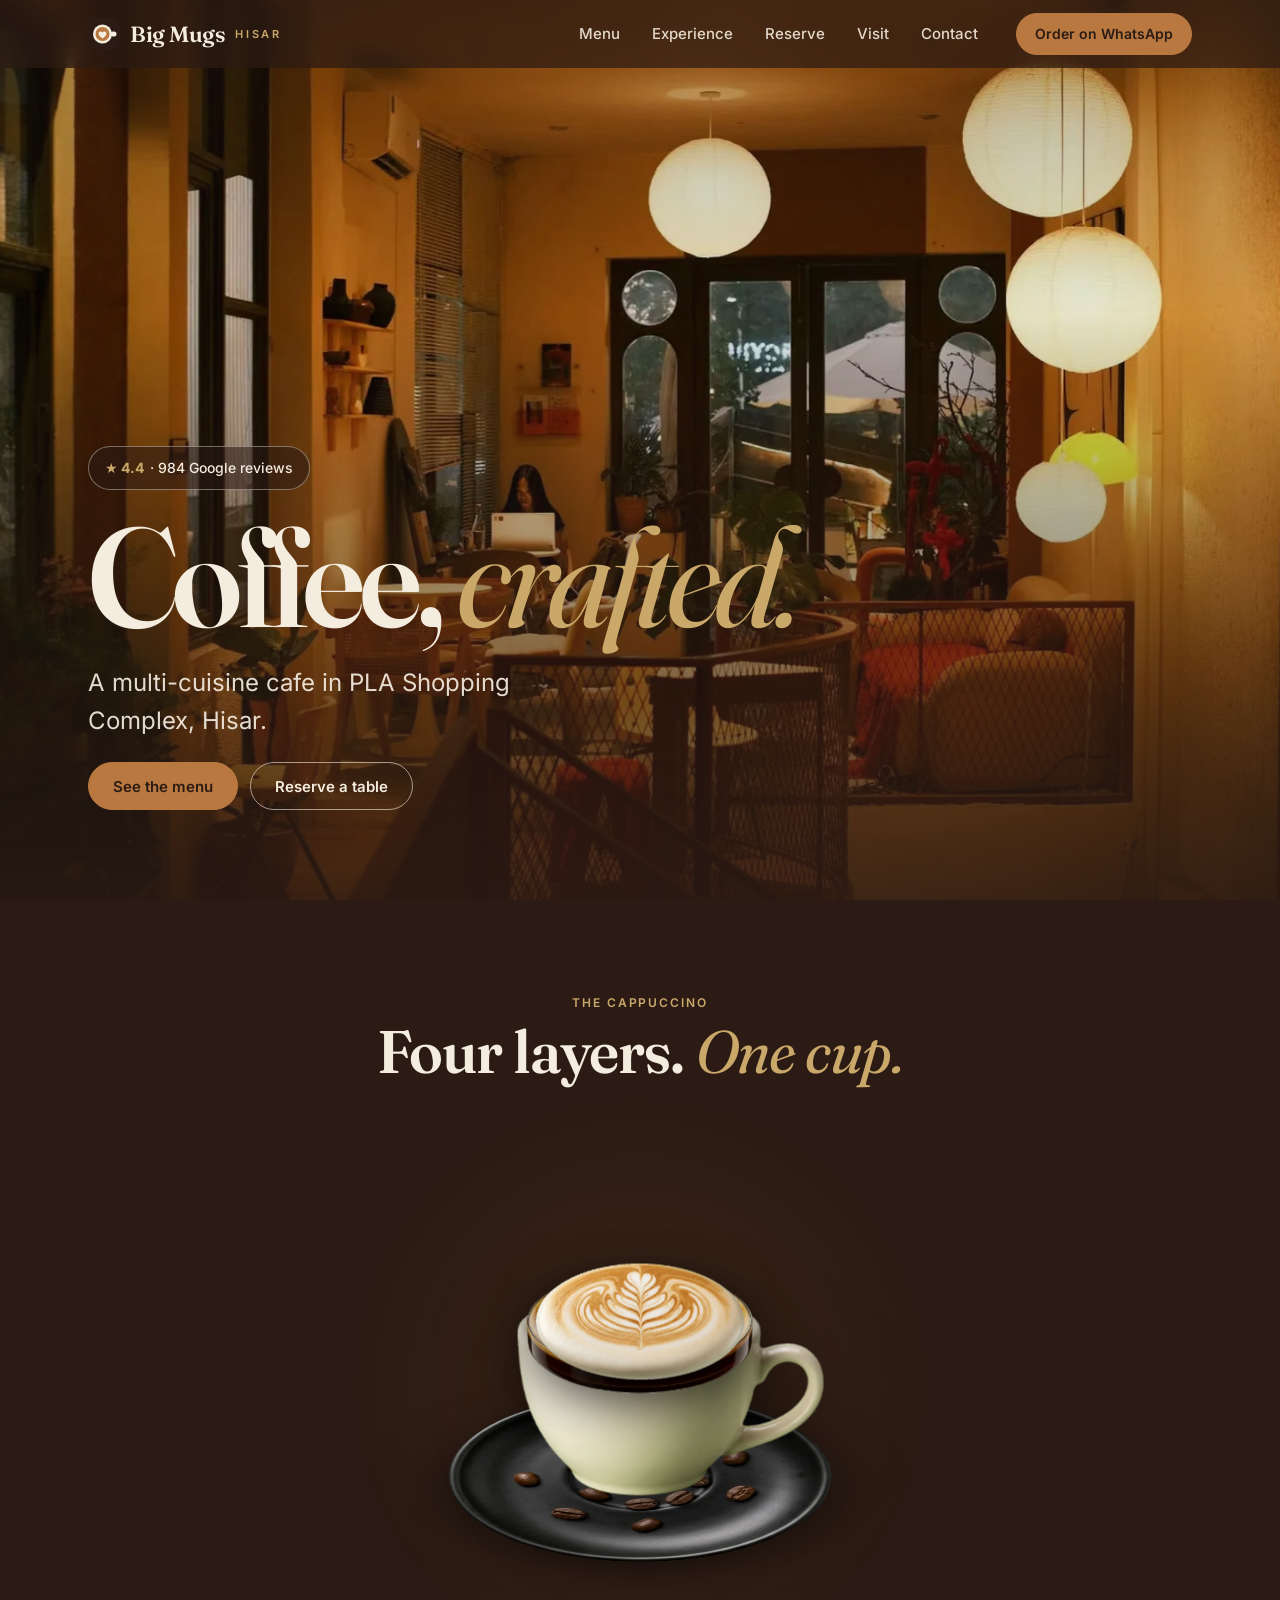
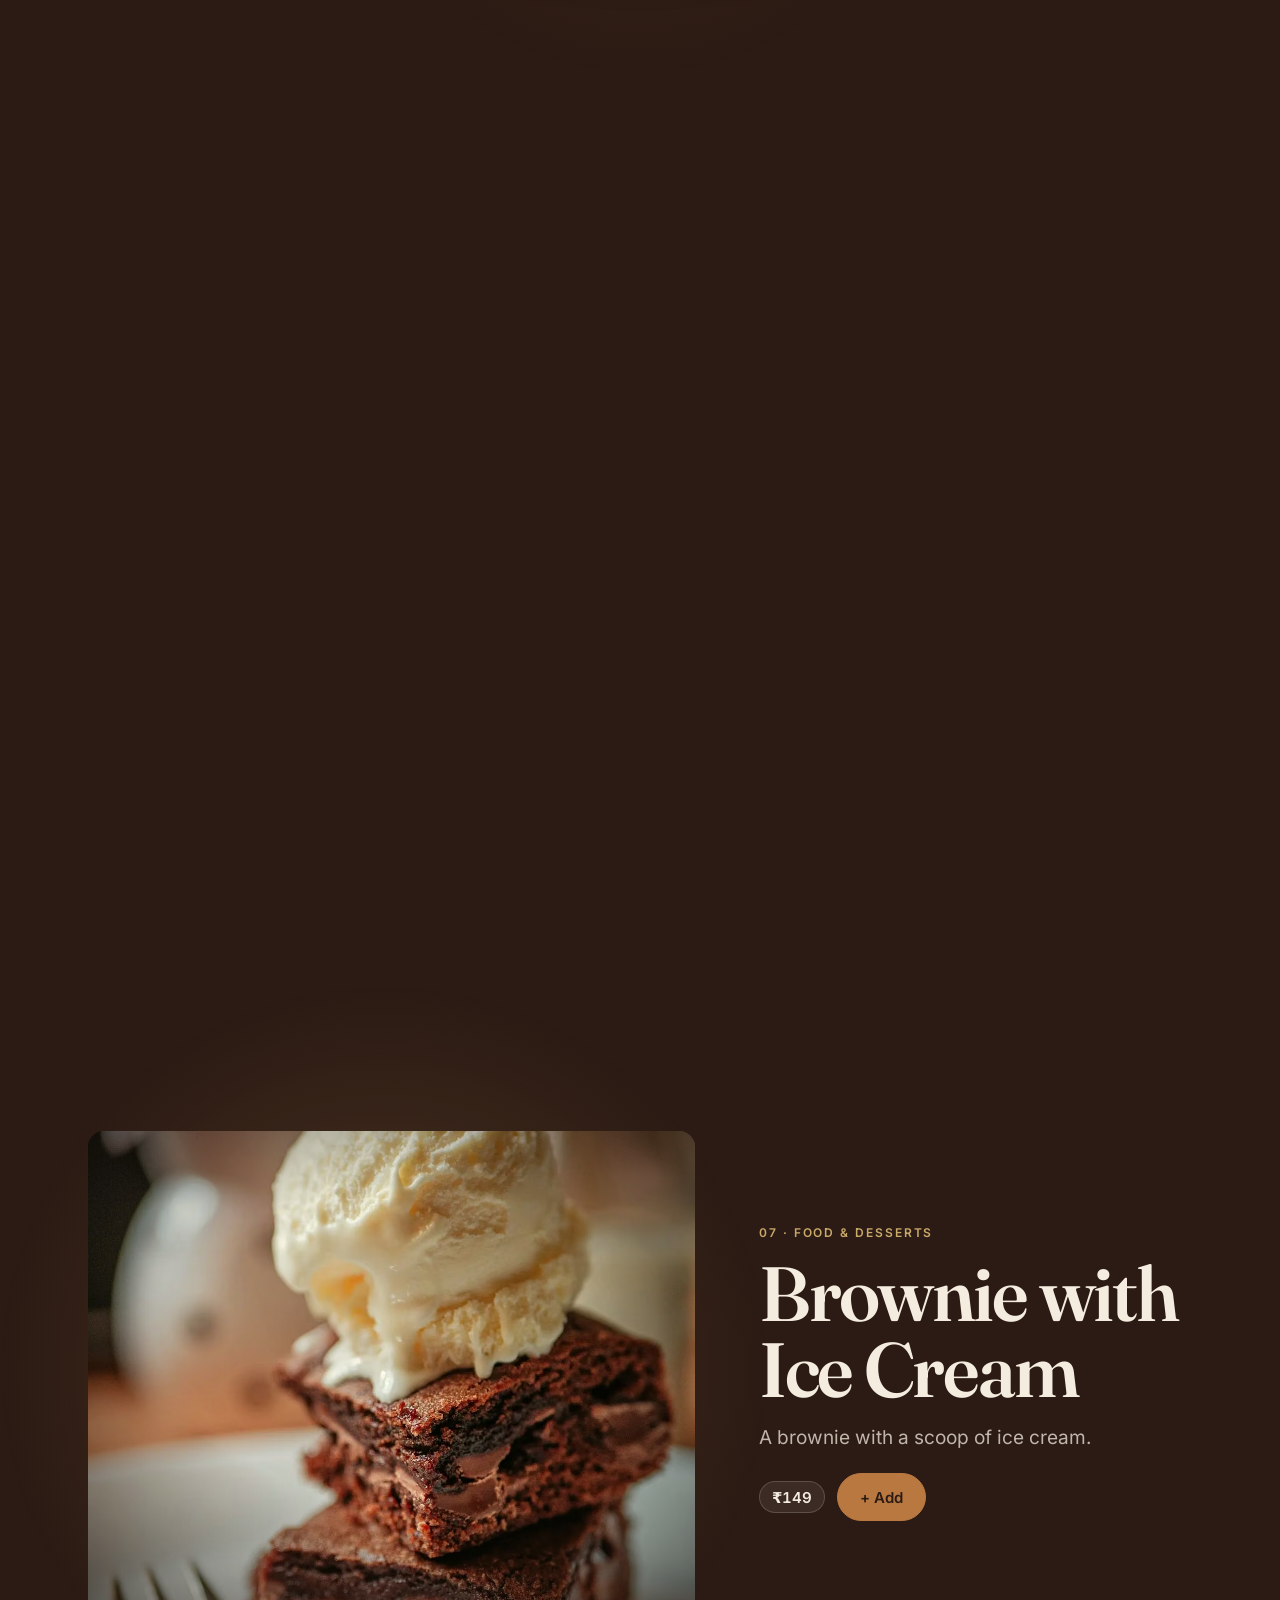
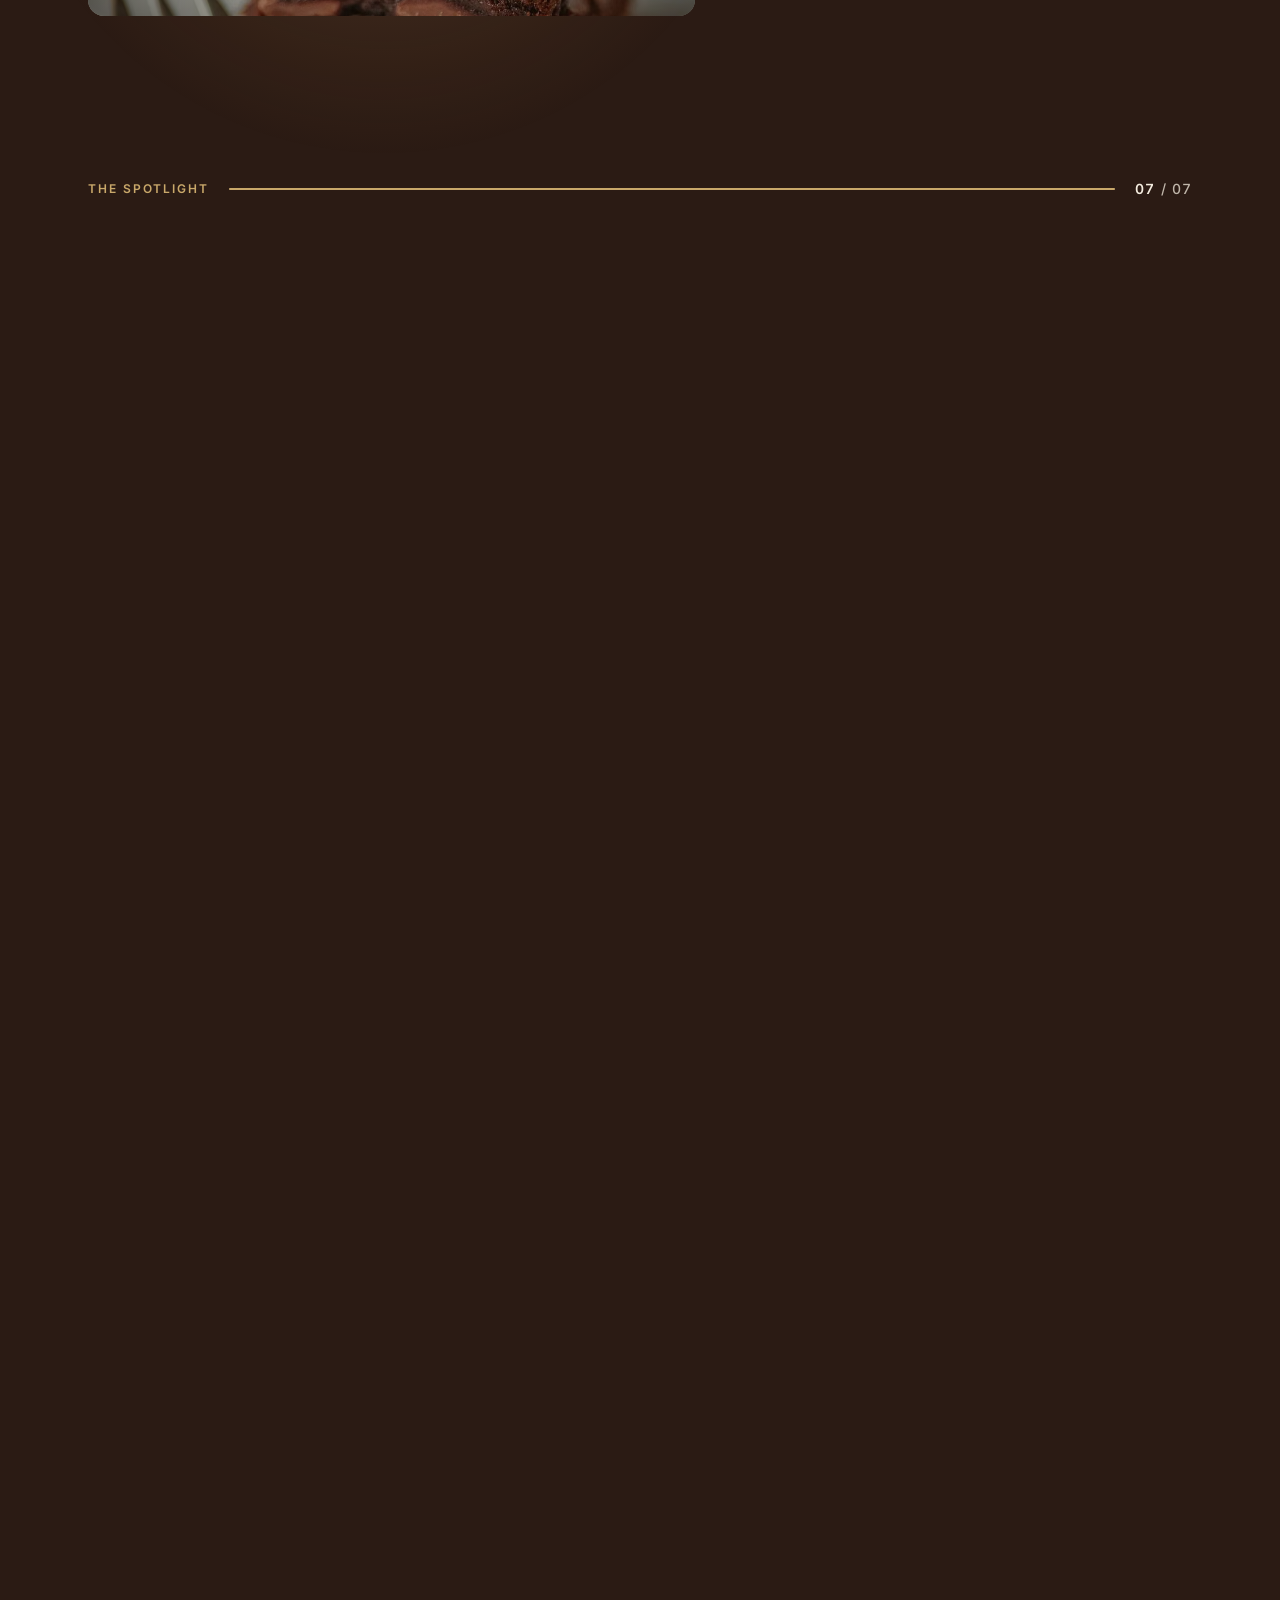
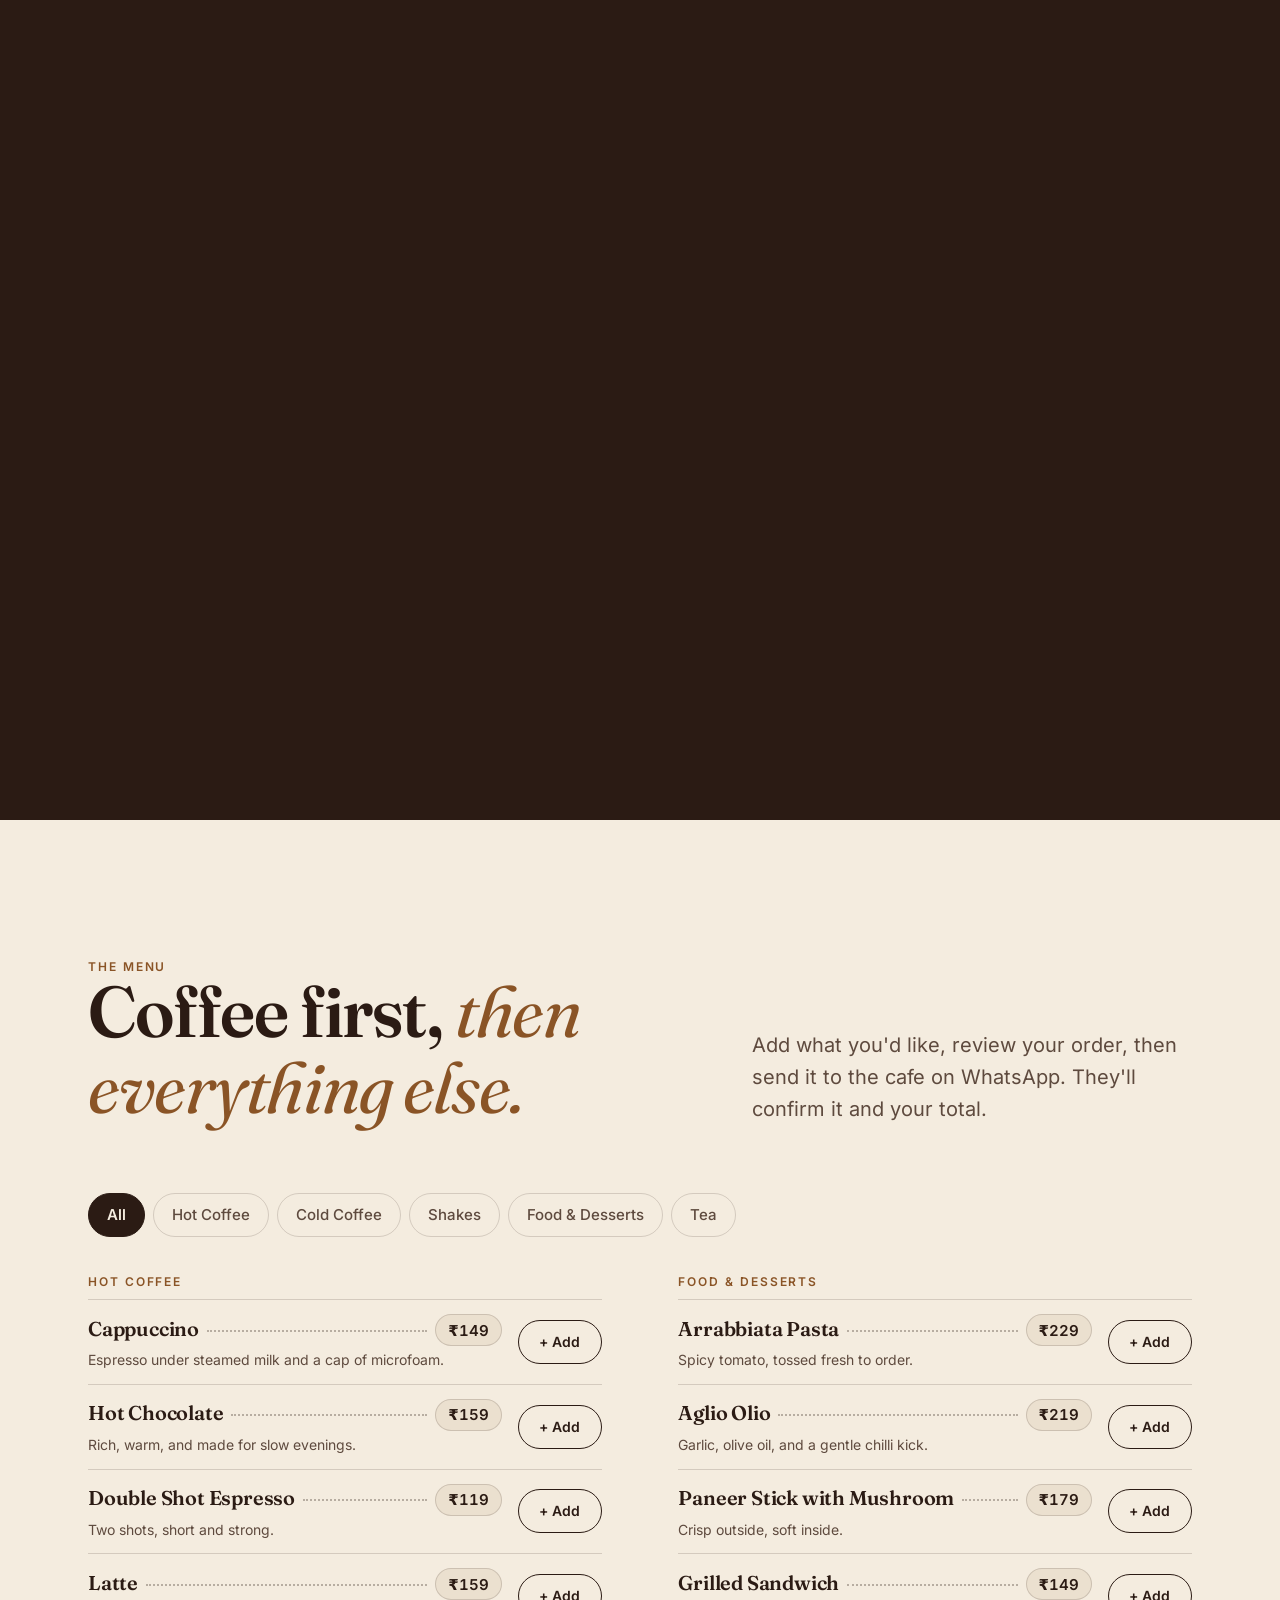
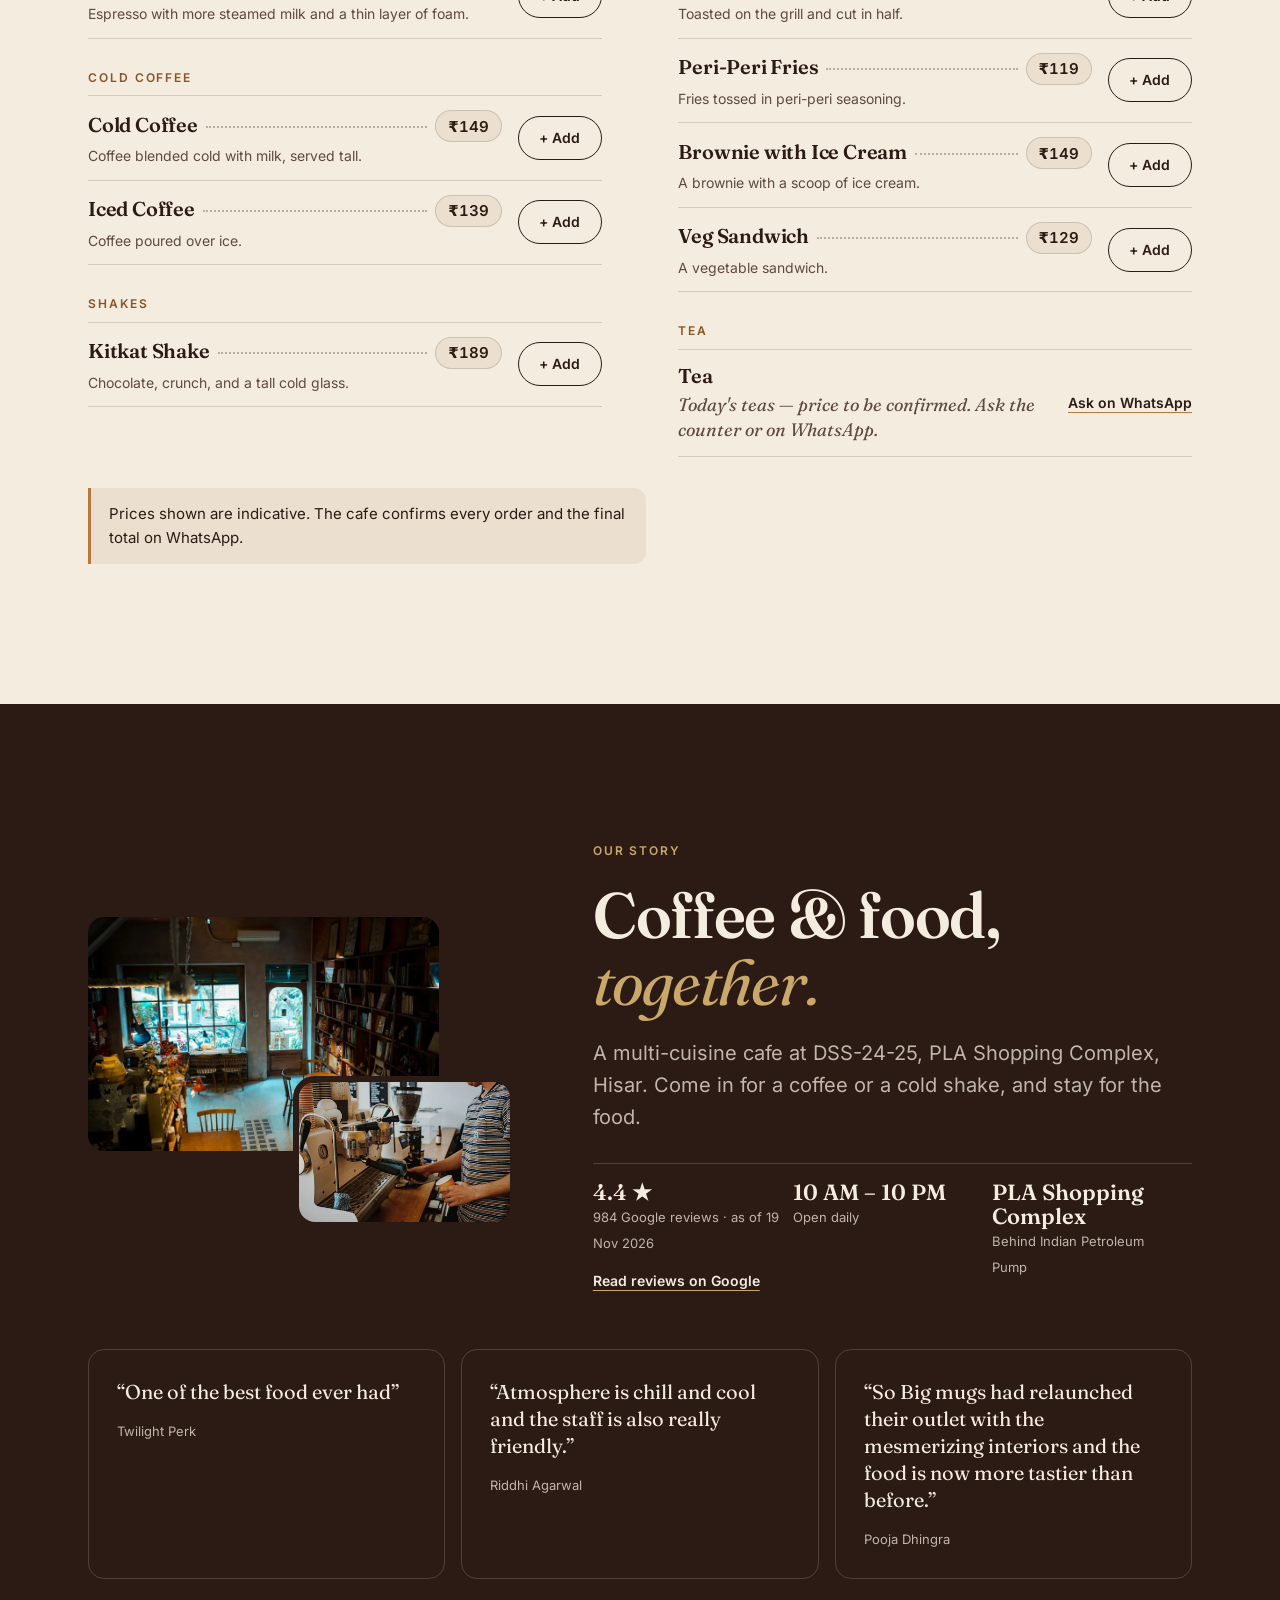
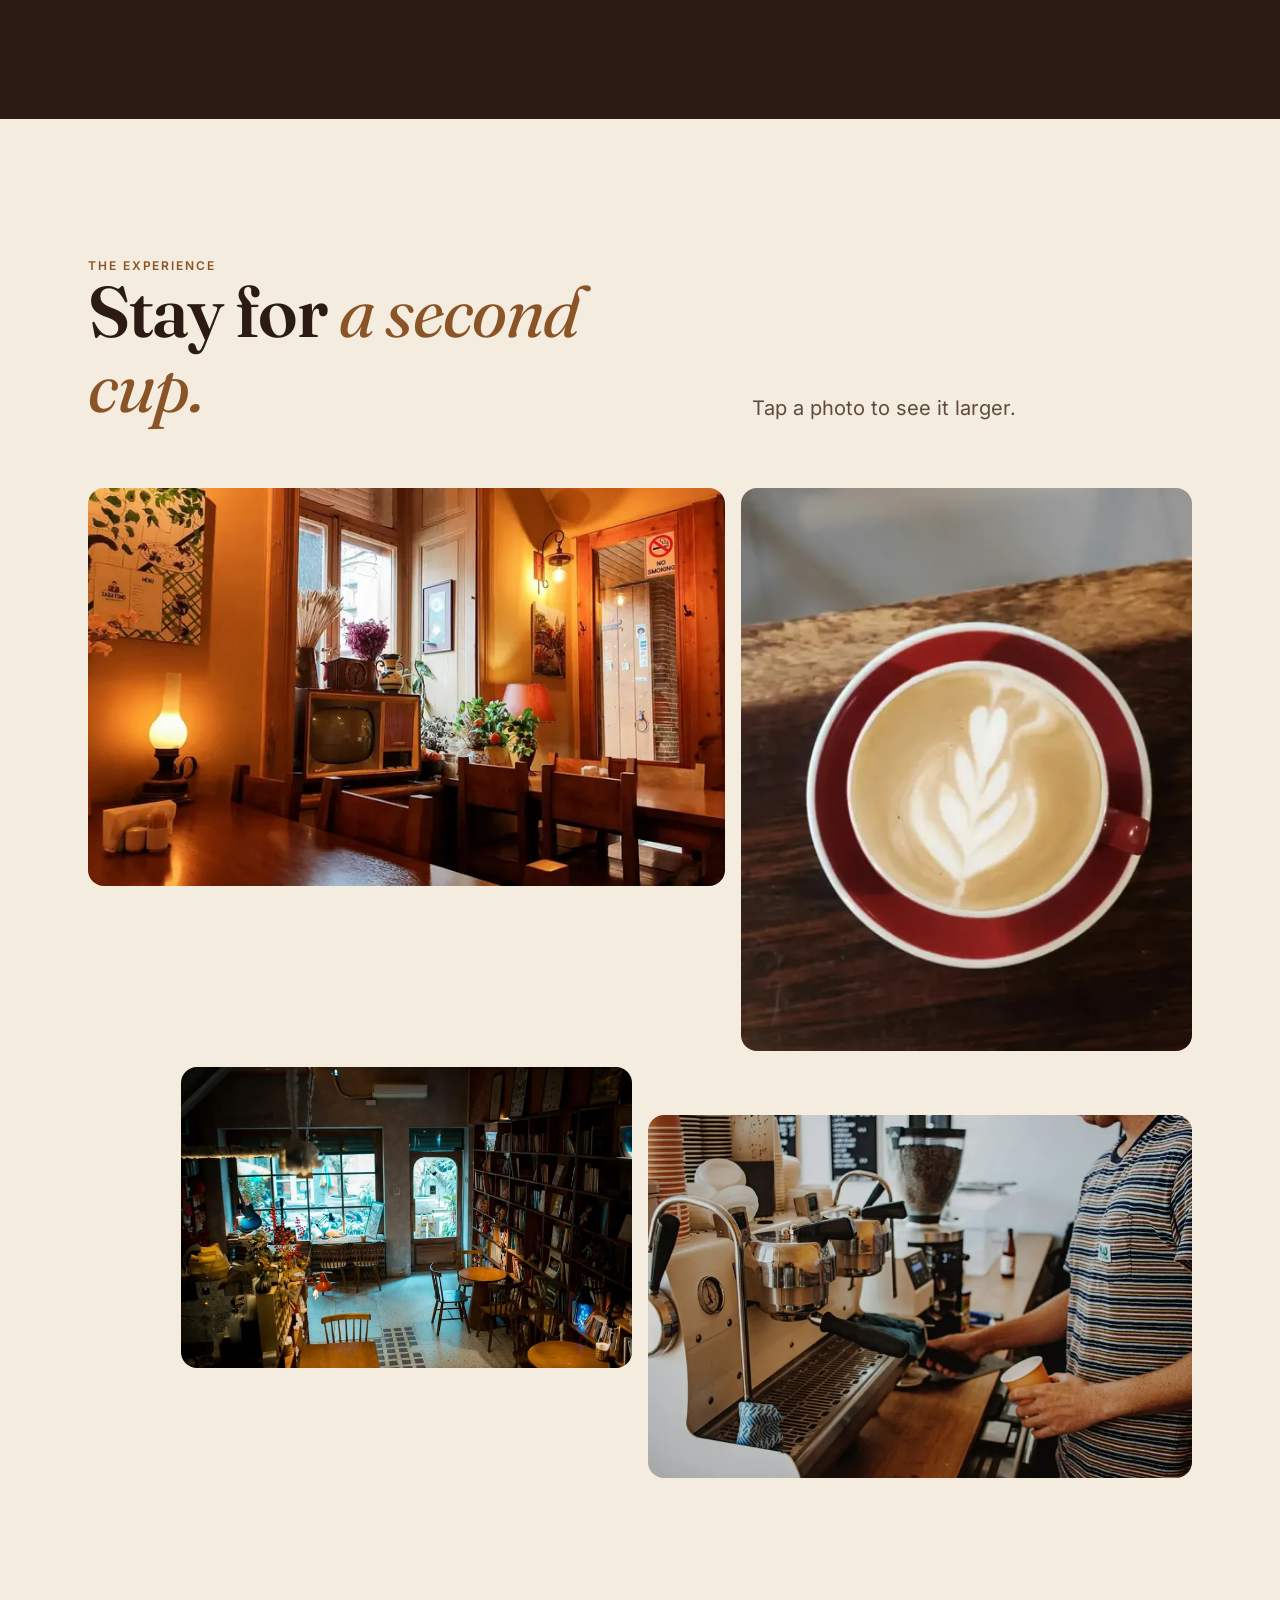
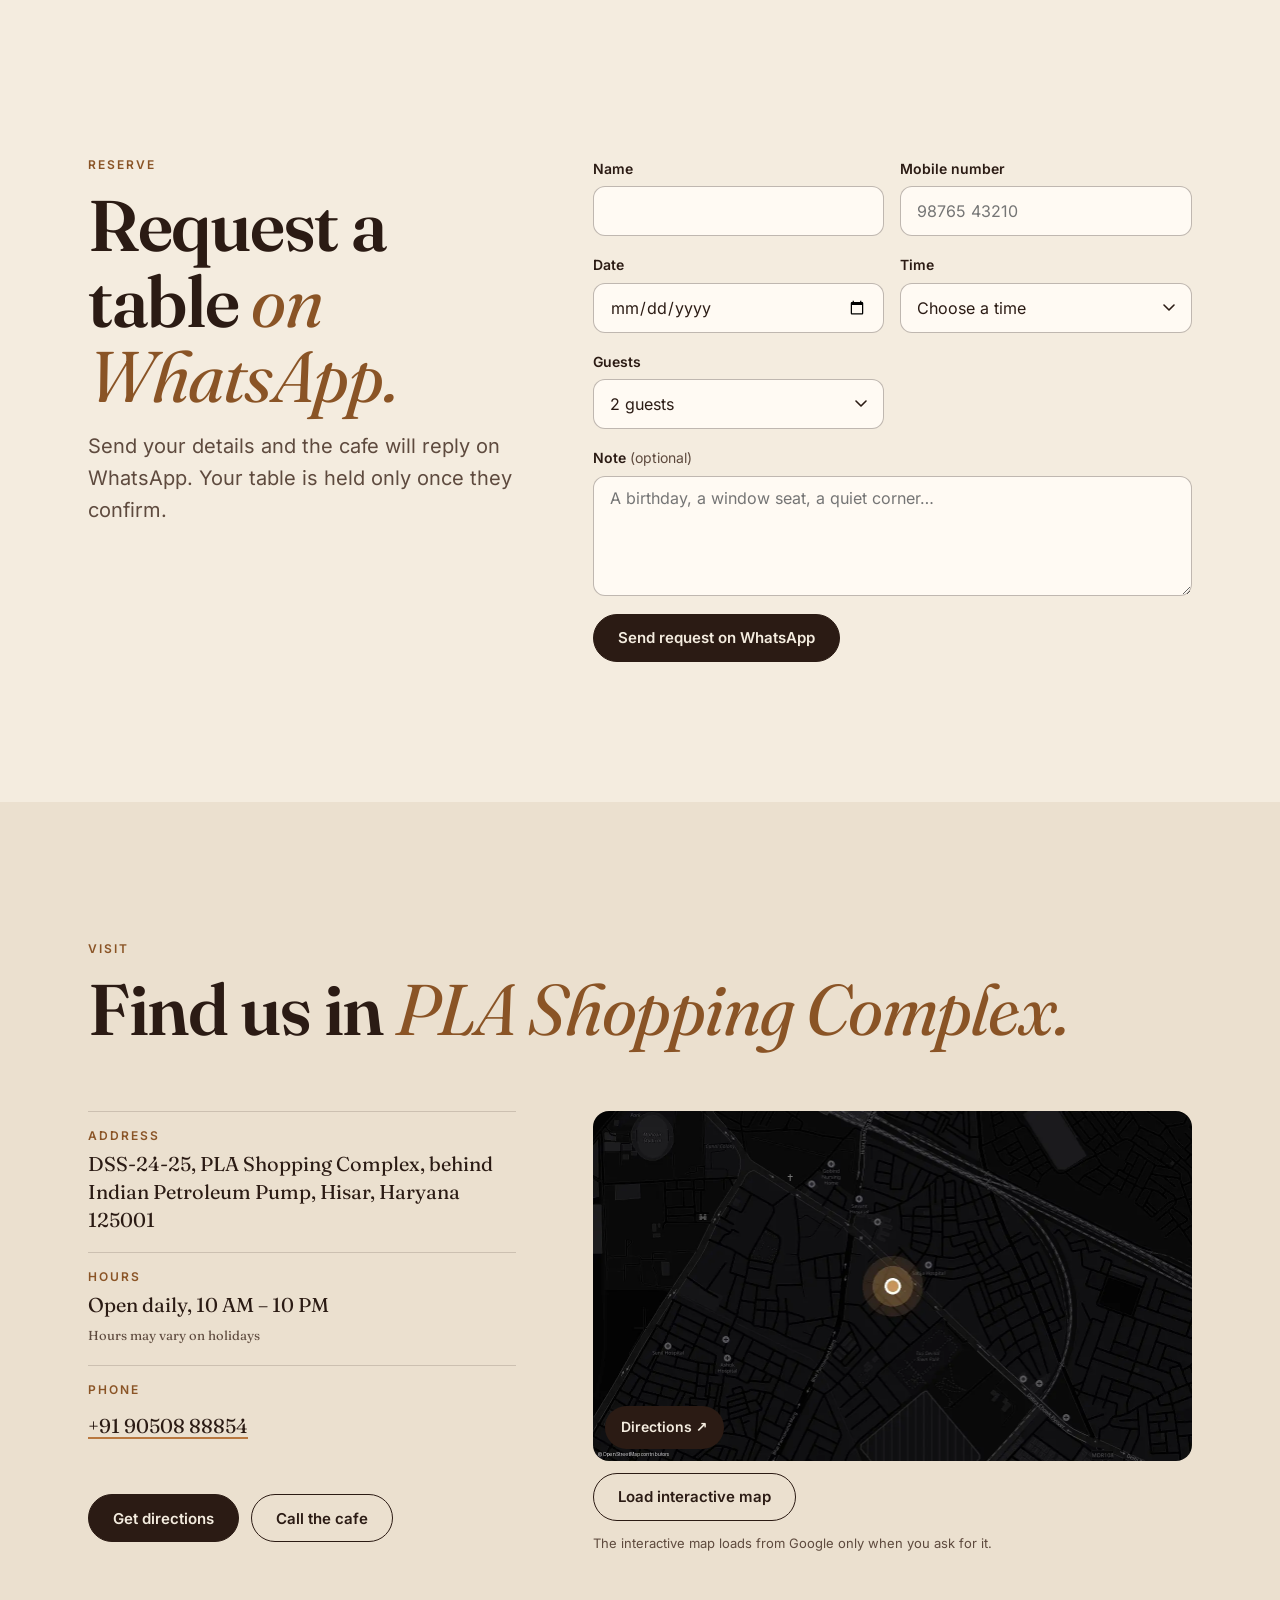
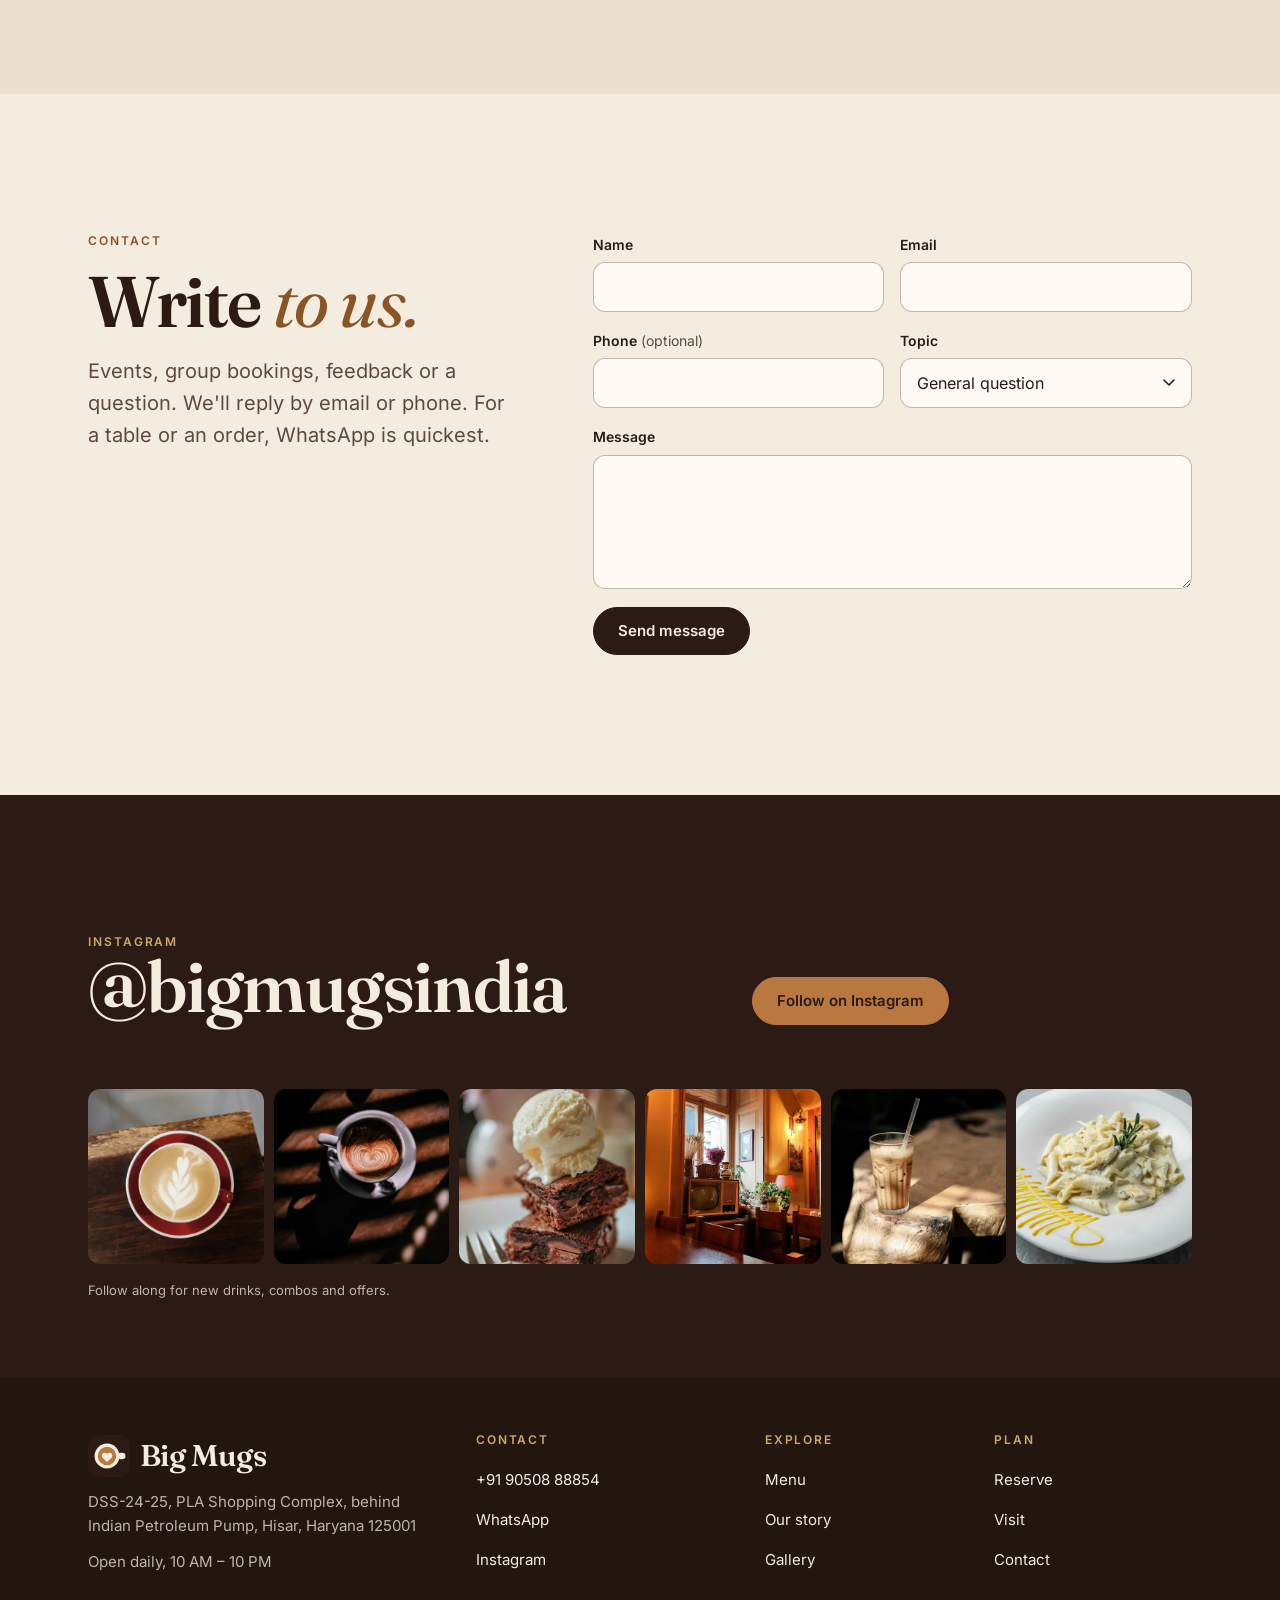
<file: v5/index.html>
<!doctype html>
<html lang="en-IN">
  <head>
    <meta charset="utf-8" />
    <meta name="viewport" content="width=device-width, initial-scale=1, viewport-fit=cover" />
    <title>Big Mugs Hisar | Multi-Cuisine Cafe in PLA Shopping Complex, Hisar</title>
    <meta name="description" content="Big Mugs is a multi-cuisine cafe at DSS-24-25, PLA Shopping Complex, Hisar. Coffee, shakes, pasta and more. Open daily 10 AM – 10 PM. Order or reserve on WhatsApp." />
    <!-- PRE-LAUNCH GATE: stays until the owner approves and `npm run prelaunch` passes. Remove this line at launch. -->
    <meta name="robots" content="noindex, nofollow" data-prelaunch />
    <meta name="theme-color" content="#2B1B14" />
    <meta name="format-detection" content="telephone=no" />
    <link rel="canonical" href="https://kulana121-bit.github.io/coffee-nation-hisar/v5/" />
    <link rel="icon" href="favicon.ico" sizes="48x48" />
    <link rel="icon" href="assets/icons/favicon.svg" type="image/svg+xml" />
    <link rel="apple-touch-icon" href="assets/icons/apple-touch-icon.png" />
    <link rel="manifest" href="site.webmanifest" />
    <meta property="og:type" content="website" />
    <meta property="og:locale" content="en_IN" />
    <meta property="og:site_name" content="Big Mugs Hisar" />
    <meta property="og:url" content="https://kulana121-bit.github.io/coffee-nation-hisar/v5/" />
    <meta property="og:title" content="Big Mugs Hisar | Multi-Cuisine Cafe in PLA Shopping Complex" />
    <meta property="og:description" content="A multi-cuisine cafe at DSS-24-25, PLA Shopping Complex, Hisar. Open daily, 10 AM – 10 PM." />
    <meta property="og:image" content="https://kulana121-bit.github.io/coffee-nation-hisar/v5/assets/img/og-image.jpg" />
    <meta property="og:image:width" content="1200" />
    <meta property="og:image:height" content="630" />
    <meta property="og:image:alt" content="Big Mugs, a warm cafe interior hung with paper lanterns" />
    <meta name="twitter:card" content="summary_large_image" />
    <meta name="twitter:title" content="Big Mugs Hisar | Multi-Cuisine Cafe" />
    <meta name="twitter:description" content="A multi-cuisine cafe at DSS-24-25, PLA Shopping Complex, Hisar." />
    <meta name="twitter:image" content="https://kulana121-bit.github.io/coffee-nation-hisar/v5/assets/img/og-image.jpg" />
    <meta name="twitter:image:alt" content="Big Mugs, a warm cafe interior hung with paper lanterns" />
    <!-- Structured data: verified details only (Google Maps listing, verified 19 Nov 2026).
         aggregateRating intentionally omitted. Floor/landmark omitted until the owner confirms it. -->
    <script type="application/ld+json">
      {
        "@context": "https://schema.org",
        "@type": "CafeOrCoffeeShop",
        "@id": "https://kulana121-bit.github.io/coffee-nation-hisar/v5/#cafe",
        "name": "Big Mugs",
        "url": "https://kulana121-bit.github.io/coffee-nation-hisar/v5/",
        "image": "https://kulana121-bit.github.io/coffee-nation-hisar/v5/assets/img/og-image.jpg",
        "telephone": "+91-90508-88854",
        "servesCuisine": ["Coffee", "Cafe", "Fast Food", "North Indian"],
        "acceptsReservations": true,
        "hasMap": "https://www.google.com/maps/search/?api=1&query=Big%20Mugs%20Hisar",
        "address": {
          "@type": "PostalAddress",
          "streetAddress": "DSS-24-25, PLA Shopping Complex, behind Indian Petroleum Pump",
          "addressLocality": "Hisar",
          "addressRegion": "Haryana",
          "postalCode": "125001",
          "addressCountry": "IN"
        },
        "geo": { "@type": "GeoCoordinates", "latitude": 29.1435919, "longitude": 75.7289797 },
        "openingHoursSpecification": [
          {
            "@type": "OpeningHoursSpecification",
            "dayOfWeek": ["Monday", "Tuesday", "Wednesday", "Thursday", "Friday", "Saturday", "Sunday"],
            "opens": "10:00",
            "closes": "22:00"
          }
        ],
        "sameAs": ["https://www.instagram.com/bigmugsindia/"]
      }
    </script>
    <link rel="preload" as="image" type="image/avif" imagesrcset="assets/img/hero-800.avif 800w, assets/img/hero-1200.avif 1200w, assets/img/hero-1600.avif 1600w" imagesizes="100vw" fetchpriority="high" />
    <link rel="preload" as="font" type="font/woff2" href="assets/fonts/fraunces-roman.woff2" crossorigin />
    <link rel="preload" as="font" type="font/woff2" href="assets/fonts/inter.woff2" crossorigin />
    <style>
      @font-face{font-family:'Fraunces';font-style:normal;font-weight:400 700;font-display:swap;src:url(assets/fonts/fraunces-roman.woff2) format('woff2');unicode-range:U+0000-00FF, U+0131, U+0152-0153, U+02BB-02BC, U+02C6, U+02DA, U+02DC, U+0304, U+0308, U+0329, U+2000-206F, U+20AC, U+20B9, U+2122, U+2191, U+2193, U+2212, U+2215, U+FEFF, U+FFFD}
      @font-face{font-family:'Fraunces';font-style:italic;font-weight:400 700;font-display:swap;src:url(assets/fonts/fraunces-italic.woff2) format('woff2');unicode-range:U+0000-00FF, U+0131, U+0152-0153, U+02BB-02BC, U+02C6, U+02DA, U+02DC, U+0304, U+0308, U+0329, U+2000-206F, U+20AC, U+20B9, U+2122, U+2191, U+2193, U+2212, U+2215, U+FEFF, U+FFFD}
      @font-face{font-family:'Inter';font-style:normal;font-weight:400 700;font-display:swap;src:url(assets/fonts/inter.woff2) format('woff2');unicode-range:U+0000-00FF, U+0131, U+0152-0153, U+02BB-02BC, U+02C6, U+02DA, U+02DC, U+0304, U+0308, U+0329, U+2000-206F, U+20AC, U+20B9, U+2122, U+2191, U+2193, U+2212, U+2215, U+FEFF, U+FFFD}
      /* Metric-matched fallbacks keep text from jumping while the web fonts load */
      @font-face{font-family:'Fraunces Fallback';src:local('Georgia');size-adjust:104%;ascent-override:94%;descent-override:24%}
      @font-face{font-family:'Inter Fallback';src:local('Arial');size-adjust:107%;ascent-override:90%;descent-override:22%}
      :root {
        --esp: #2b1b14; --esp-2: #3a261c; --cream: #f4ecdf; --cream-2: #ebe0cf; --car: #b9783f; --car-ink: #8a5426; --gold: #c9a86a;
        --ink: #2b1b14; --ink-2: #5e4a3e; --line: rgba(43, 27, 20, 0.16); --line-d: rgba(244, 236, 223, 0.18); --dim-d: rgba(244, 236, 223, 0.74);
        --ok: #4f7a3a; --bad: #a3331f;
        --serif: "Fraunces", "Fraunces Fallback", Georgia, serif; --sans: "Inter", "Inter Fallback", system-ui, -apple-system, "Segoe UI", sans-serif;
        --r: 16px; --r-s: 12px; --pill: 999px; --max: 1200px; --g: clamp(20px, 4vw, 48px); --ease: cubic-bezier(0.22, 1, 0.36, 1); --bar: 0px;
      }
      *, *::before, *::after { box-sizing: border-box; }
      html { scroll-behavior: smooth; scroll-padding-top: 76px; -webkit-text-size-adjust: 100%; }
      body { margin: 0; background: var(--cream); color: var(--ink); font: 400 16px/1.6 var(--sans); -webkit-font-smoothing: antialiased; padding-bottom: calc(var(--bar) + var(--safe, 0px)); overflow-x: clip; }
      img { max-width: 100%; display: block; }
      picture { display: contents; }
      h1, h2, h3, h4 { font-family: var(--serif); font-weight: 600; line-height: 1.05; letter-spacing: -0.02em; margin: 0; }
      p { margin: 0; }
      a { color: inherit; }
      button { font-family: inherit; }
      :focus-visible { outline: 2px solid var(--car); outline-offset: 3px; }
      .dark :focus-visible, .nav :focus-visible, .drawer :focus-visible, .tray :focus-visible, .foot :focus-visible { outline-color: var(--gold); }
      .sr { position: absolute !important; width: 1px; height: 1px; overflow: hidden; clip: rect(0 0 0 0); white-space: nowrap; }
      .wrap { max-width: var(--max); margin: 0 auto; padding-inline: var(--g); }
      .skip { position: absolute; left: 12px; top: -60px; z-index: 100; background: var(--esp); color: var(--cream); padding: 12px 18px; border-radius: var(--pill); }
      .skip:focus { top: 12px; }
      .eyebrow { font: 600 12px/1.2 var(--sans); letter-spacing: 0.16em; text-transform: uppercase; color: var(--car-ink); }
      .dark .eyebrow { color: var(--gold); }
      .h2 { font-size: clamp(36px, 5.6vw, 72px); }
      .h2 em { font-style: italic; font-weight: 400; color: var(--car-ink); }
      .dark .h2 em { color: var(--gold); }
      .lede { font-size: clamp(17px, 1.6vw, 20px); color: var(--ink-2); max-width: 46ch; }
      .dark .lede { color: var(--dim-d); }
      .small { font-size: 13px; color: var(--ink-2); }
      .dark .small { color: var(--dim-d); }
      .sec { padding-block: clamp(72px, 11vw, 140px); }
      .dark { background: var(--esp); color: var(--cream); }
      .head { display: grid; gap: 16px; align-content: start; margin-bottom: clamp(36px, 5vw, 64px); }
      .head--split { grid-template-columns: minmax(0, 7fr) minmax(0, 5fr); align-items: end; column-gap: 48px; }
      @media (max-width: 860px) { .head--split { grid-template-columns: 1fr; } }

      /* Buttons: rounded pills */
      .btn { display: inline-flex; align-items: center; justify-content: center; gap: 8px; min-height: 48px; padding: 0 24px; border-radius: var(--pill); border: 1px solid var(--esp); background: var(--esp); color: var(--cream); font: 600 15px/1 var(--sans); text-decoration: none; cursor: pointer; transition: background 0.25s, color 0.25s, border-color 0.25s, opacity 0.25s; }
      .btn:hover { background: var(--car); border-color: var(--car); color: var(--esp); }
      .btn--line { background: transparent; color: var(--ink); }
      .btn[disabled], .btn[aria-disabled="true"] { opacity: 0.6; cursor: progress; }
      .dark .btn, .hero .btn { background: var(--car); border-color: var(--car); color: var(--esp); }
      .dark .btn:hover, .hero .btn:hover { background: var(--cream); border-color: var(--cream); }
      .dark .btn--line, .hero .btn--line { background: transparent; color: var(--cream); border-color: rgba(244, 236, 223, 0.6); }
      .btns { display: flex; flex-wrap: wrap; gap: 12px; }
      .tlink { display: inline-flex; align-items: center; min-height: 44px; text-decoration: underline; text-underline-offset: 4px; text-decoration-color: var(--car); }
      .spin { width: 16px; height: 16px; border-radius: 50%; border: 2px solid currentColor; border-right-color: transparent; animation: spin 0.8s linear infinite; }
      @keyframes spin { to { transform: rotate(360deg); } }

      /* Brand mark */
      .mark { display: inline-flex; align-items: center; gap: 10px; text-decoration: none; font: 600 22px/1 var(--serif); letter-spacing: -0.02em; min-height: 44px; white-space: nowrap; }
      .mark svg { width: 32px; height: 32px; flex: none; }
      .mark small { font: 600 11px/1 var(--sans); letter-spacing: 0.24em; color: var(--gold); }

      /* Nav */
      .nav { position: fixed; inset: 0 0 auto 0; z-index: 50; transition: background 0.3s, box-shadow 0.3s; color: var(--cream); background: rgba(43, 27, 20, 0.72); -webkit-backdrop-filter: blur(8px); backdrop-filter: blur(8px); }
      .nav.is-solid { background: rgba(43, 27, 20, 0.94); -webkit-backdrop-filter: blur(12px); backdrop-filter: blur(12px); box-shadow: 0 1px 0 var(--line-d); }
      .nav__in { max-width: var(--max); margin: 0 auto; padding: 0 var(--g); height: 68px; display: flex; align-items: center; gap: 24px; }
      .nav__links { display: flex; gap: 4px; margin-left: auto; }
      .nav__links a { display: inline-flex; align-items: center; min-height: 40px; padding: 0 14px; border-radius: var(--pill); text-decoration: none; font-size: 15px; font-weight: 500; opacity: 0.9; transition: background 0.2s; }
      .nav__links a:hover { opacity: 1; background: rgba(244, 236, 223, 0.1); }
      .nav .btn { min-height: 42px; padding: 0 18px; font-size: 14px; background: var(--car); border-color: var(--car); color: var(--esp); }
      .nav__toggle { display: none; margin-left: auto; width: 44px; height: 44px; border: 1px solid var(--line-d); border-radius: 50%; background: transparent; color: inherit; cursor: pointer; }
      .nav__toggle span, .nav__toggle span::before, .nav__toggle span::after { display: block; width: 18px; height: 1.5px; background: currentColor; margin: 0 auto; position: relative; content: ""; border-radius: 2px; }
      .nav__toggle span::before { position: absolute; top: -6px; } .nav__toggle span::after { position: absolute; top: 6px; }
      .drawer { position: fixed; inset: 0; z-index: 60; background: var(--esp); color: var(--cream); padding: 88px var(--g) calc(32px + env(safe-area-inset-bottom, 0px)); display: grid; grid-template-rows: auto 1fr auto; gap: 24px; overflow-y: auto; transform: translateX(100%); visibility: hidden; transition: transform 0.4s var(--ease), visibility 0s 0.4s; }
      .drawer.is-open { transform: none; visibility: visible; transition: transform 0.4s var(--ease); }
      .drawer__links { display: grid; align-content: start; }
      .drawer__links a { font: 600 34px/1.2 var(--serif); text-decoration: none; padding: 12px 0; border-bottom: 1px solid var(--line-d); }
      .drawer__info { display: grid; gap: 6px; font-size: 15px; color: var(--dim-d); align-content: end; }
      .drawer__info a { color: var(--cream); }
      .drawer__cta { display: grid; gap: 10px; }
      .drawer .btn { background: var(--car); border-color: var(--car); color: var(--esp); }
      .drawer .btn--line { background: transparent; color: var(--cream); border-color: rgba(244, 236, 223, 0.6); }
      .drawer .mark { position: absolute; top: 12px; left: var(--g); }
      .drawer__close { position: absolute; top: 12px; right: var(--g); width: 44px; height: 44px; border: 1px solid var(--line-d); border-radius: 50%; background: transparent; color: inherit; font-size: 22px; cursor: pointer; }
      @media (max-width: 860px) { .nav__links, .nav__in > .btn { display: none; } .nav__toggle { display: block; } }

      /* Mobile quick-action bar */
      .mbar { display: none; }
      @media (max-width: 860px) {
        :root { --bar: 72px; --safe: env(safe-area-inset-bottom, 0px); }
        .mbar { display: grid; grid-template-columns: repeat(3, 1fr); gap: 8px; position: fixed; inset: auto 0 0 0; z-index: 45; padding: 10px 12px calc(10px + var(--safe)); background: rgba(43, 27, 20, 0.97); border-top: 1px solid var(--line-d); }
        .mbar a { display: flex; align-items: center; justify-content: center; min-height: 50px; border-radius: var(--pill); border: 1px solid var(--line-d); color: var(--cream); text-decoration: none; font-weight: 600; font-size: 14px; }
        .mbar a:nth-child(2) { background: var(--car); border-color: var(--car); color: var(--esp); }
      }

      /* Hero */
      .hero { position: relative; min-height: 100vh; min-height: 100svh; display: grid; align-items: end; overflow: hidden; color: var(--cream); background: var(--esp); }
      .hero__img { position: absolute; inset: 0; width: 100%; height: 100%; object-fit: cover; transform: scale(1.06); will-change: transform; }
      .hero::after { content: ""; position: absolute; inset: 0; background: linear-gradient(180deg, rgba(43, 27, 20, 0.35) 0%, rgba(43, 27, 20, 0.1) 35%, rgba(43, 27, 20, 0.88) 100%); }
      .hero__copy { position: relative; z-index: 1; width: 100%; padding-bottom: clamp(56px, 10vh, 112px); display: grid; gap: 22px; justify-items: start; will-change: transform, opacity; }
      .hero h1 { font-size: clamp(56px, 11vw, 148px); font-weight: 600; letter-spacing: -0.04em; line-height: 0.92; }
      .hero h1 em { font-style: italic; font-weight: 400; color: var(--gold); }
      .hero__sub { font-size: clamp(18px, 2vw, 24px); max-width: 32ch; color: rgba(244, 236, 223, 0.92); }
      .rchip { display: inline-flex; align-items: center; min-height: 44px; padding: 0 16px; border: 1px solid rgba(244, 236, 223, 0.4); border-radius: var(--pill); background: rgba(43, 27, 20, 0.55); font-size: 14px; font-weight: 500; text-decoration: none; -webkit-backdrop-filter: blur(10px); backdrop-filter: blur(10px); }
      .rchip b { color: var(--gold); margin-right: 6px; }
      .rchip:hover { border-color: var(--gold); }
      [data-rating][hidden] { display: none !important; }

      /* Exploded cup */
      .explode { position: relative; height: 180vh; background: var(--esp); color: var(--cream); }
      .explode__stick { position: sticky; top: 0; height: 100vh; height: 100svh; overflow: hidden; }
      .glow { position: absolute; left: var(--cx, 50%); top: 54%; width: 96vmin; height: 96vmin; transform: translate(-50%, -50%); background: radial-gradient(closest-side, rgba(185, 120, 63, 0.34), rgba(185, 120, 63, 0.08) 55%, transparent 75%); opacity: 0.45; pointer-events: none; }
      .layer { position: absolute; left: 0; top: 0; will-change: transform; pointer-events: none; user-select: none; }
      .layer img { width: 100%; height: auto; max-width: none; }
      .layer--saucer { z-index: 1; filter: drop-shadow(0 26px 36px rgba(0, 0, 0, 0.5)); }
      .layer--cup { z-index: 2; filter: drop-shadow(0 24px 40px rgba(0, 0, 0, 0.5)); }
      .layer--espresso { z-index: 3; filter: drop-shadow(0 14px 26px rgba(0, 0, 0, 0.45)); }
      .layer--foam { z-index: 4; filter: drop-shadow(0 14px 24px rgba(0, 0, 0, 0.45)); }
      .callout { position: absolute; top: 0; z-index: 6; display: flex; align-items: center; gap: 12px; opacity: 0; width: max-content; max-width: min(300px, 40vw); }
      .callout__line { flex: none; width: 56px; height: 1px; background: var(--gold); }
      .callout--left { flex-direction: row-reverse; text-align: right; }
      .callout p { font: 600 20px/1.2 var(--serif); }
      .callout small { display: block; font: 400 13px/1.3 var(--sans); color: var(--dim-d); margin-top: 3px; letter-spacing: 0.04em; text-transform: uppercase; }
      @media (max-width: 700px) { .callout { gap: 8px; } .callout__line { width: 14px; } .callout p { font-size: 15px; } .callout small { font-size: 12px; } }
      .explode__title, .explode__end { position: absolute; inset: 96px 0 auto 0; z-index: 7; text-align: center; display: grid; gap: 10px; padding-inline: 20px; }
      .explode__end { inset: auto 0 9vh 0; opacity: 0; }
      .explode__title h2, .explode__end p { font: 600 clamp(32px, 5vw, 60px)/1.05 var(--serif); letter-spacing: -0.02em; }
      .explode em { font-style: italic; font-weight: 400; color: var(--gold); }
      .explode .eyebrow { color: var(--gold); }

      /* Price tags */
      .tag { display: inline-flex; align-items: center; min-height: 32px; padding: 0 12px; border-radius: var(--pill); border: 1px solid var(--line); background: var(--cream-2); color: var(--ink); font: 600 15px/1 var(--sans); font-variant-numeric: tabular-nums; white-space: nowrap; text-decoration: none; }
      .dark .tag { background: rgba(244, 236, 223, 0.08); border-color: var(--line-d); color: var(--cream); }
      .tag--tbc { font-weight: 500; font-size: 13px; color: var(--ink-2); background: transparent; border-style: dashed; }
      .bmark { font: 600 12px/1 var(--sans); letter-spacing: 0.14em; text-transform: uppercase; color: var(--car-ink); }
      .bmark::before { content: "★ "; }

      /* Spotlight */
      .spot { position: relative; height: calc(var(--n, 7) * 100vh); background: var(--esp); color: var(--cream); }
      .spot__stick { position: sticky; top: 0; height: 100vh; height: 100svh; overflow: hidden; }
      .spot__glow { position: absolute; left: 30%; top: 50%; width: 110vmin; height: 110vmin; transform: translate(-50%, -50%); background: radial-gradient(closest-side, rgba(201, 168, 106, 0.22), rgba(185, 120, 63, 0.06) 60%, transparent 78%); pointer-events: none; }
      .spot__list { list-style: none; margin: 0; padding: 0; }
      .spot__item { position: absolute; inset: 0; max-width: var(--max); margin: 0 auto; padding: 92px var(--g) calc(var(--bar) + 84px); display: grid; grid-template-columns: minmax(0, 7fr) minmax(0, 5fr); gap: clamp(28px, 5vw, 72px); align-items: center; opacity: 0; visibility: hidden; }
      .spot__media { position: relative; margin: 0; aspect-ratio: 5 / 4; max-height: min(64vh, 620px); width: 100%; border-radius: var(--r); overflow: hidden; background: var(--esp-2); will-change: transform, opacity; }
      .spot__media img { width: 100%; height: 100%; object-fit: cover; }
      .spot__media::after { content: ""; position: absolute; inset: 0; background: radial-gradient(ellipse 75% 70% at 50% 45%, transparent 45%, rgba(20, 12, 8, 0.6) 100%); pointer-events: none; }
      .spot__copy { display: grid; gap: 16px; justify-items: start; will-change: transform, opacity; }
      .spot__copy .eyebrow, .spot__copy .bmark { color: var(--gold); }
      .spot__name { font: 600 clamp(40px, 6vw, 84px)/0.98 var(--serif); letter-spacing: -0.03em; margin: 0; }
      .spot__desc { font-size: clamp(16px, 1.5vw, 19px); color: var(--dim-d); max-width: 34ch; }
      .spot__act { display: flex; flex-wrap: wrap; align-items: center; gap: 12px; margin-top: 4px; }
      .spot__meta { position: absolute; left: 0; right: 0; bottom: calc(var(--bar) + 24px); max-width: var(--max); margin: 0 auto; padding-inline: var(--g); display: grid; grid-template-columns: auto 1fr auto; align-items: center; gap: 20px; z-index: 2; }
      .spot__meta .eyebrow { margin: 0; color: var(--gold); }
      .spot__rail { height: 2px; border-radius: 2px; background: var(--line-d); overflow: hidden; }
      .spot__rail i { display: block; height: 100%; background: var(--gold); transform-origin: 0 50%; transform: scaleX(0); will-change: transform; }
      .spot__count { font: 500 14px/1 var(--sans); font-variant-numeric: tabular-nums; letter-spacing: 0.08em; }
      .spot__count b { color: var(--cream); font-weight: 600; }
      .spot__count span { color: var(--dim-d); }
      @media (max-width: 760px) {
        .spot__item { grid-template-columns: 1fr; align-content: start; align-items: start; gap: 20px; padding-top: 84px; }
        .spot__media { aspect-ratio: auto; height: clamp(150px, calc(100vh - 500px), 420px); height: clamp(150px, calc(100svh - 500px), 420px); max-height: none; }
        .spot__copy { gap: 10px; }
        .spot__name { font-size: clamp(32px, 9vw, 48px); }
        .spot__meta { bottom: calc(var(--bar) + 16px); gap: 14px; }
      }
      @media (prefers-reduced-motion: reduce), (max-height: 560px) {
        .spot { height: auto !important; padding-block: clamp(72px, 11vw, 140px); }
        .spot__stick { position: static; height: auto; overflow: visible; }
        .spot__glow, .spot__rail, .spot__count { display: none; }
        .spot__meta { position: static; display: block; margin-bottom: 40px; }
        .spot__item { position: static; opacity: 1 !important; visibility: visible !important; padding: 0 var(--g); margin: 0 auto 56px; align-items: center; }
        .spot__media, .spot__copy { opacity: 1 !important; transform: none !important; }
        .spot__media { height: auto; aspect-ratio: 5 / 4; }
      }

      /* Menu */
      .tabs { display: flex; gap: 8px; overflow-x: auto; padding: 4px 2px 10px; margin: 0 -2px 28px; scrollbar-width: none; scroll-snap-type: x proximity; }
      .tabs::-webkit-scrollbar { display: none; }
      .tab { flex: none; scroll-snap-align: start; min-height: 44px; padding: 0 18px; border: 1px solid var(--line); border-radius: var(--pill); background: transparent; color: var(--ink-2); font: 500 15px/1 var(--sans); cursor: pointer; transition: background 0.2s, color 0.2s, border-color 0.2s; }
      .tab:hover { border-color: var(--car); color: var(--ink); }
      .tab[aria-selected="true"] { background: var(--esp); border-color: var(--esp); color: var(--cream); font-weight: 600; }
      .mcard { columns: 2; column-gap: clamp(32px, 6vw, 80px); }
      .mcard.is-fading { animation: mfade 0.45s var(--ease); }
      @keyframes mfade { from { opacity: 0; transform: translateY(8px); } to { opacity: 1; transform: none; } }
      @media (max-width: 760px) { .mcard { columns: 1; } }
      .mgroup { break-inside: avoid; margin-bottom: 32px; }
      .mgroup h3 { font: 600 12px/1.2 var(--sans); letter-spacing: 0.16em; text-transform: uppercase; color: var(--car-ink); padding-bottom: 10px; border-bottom: 1px solid var(--line); }
      .mgroup ul { list-style: none; margin: 0; padding: 0; }
      .mr { display: grid; grid-template-columns: minmax(0, 1fr) auto; column-gap: 16px; align-items: center; padding: 14px 0; border-bottom: 1px solid var(--line); break-inside: avoid; }
      .mr__line { display: flex; align-items: baseline; gap: 8px; min-width: 0; }
      .mr__name { margin: 0; font: 600 20px/1.2 var(--serif); letter-spacing: -0.01em; }
      .mr__dots { flex: 1; min-width: 16px; border-bottom: 2px dotted rgba(43, 27, 20, 0.3); transform: translateY(-4px); }
      .mr__sub { display: flex; flex-wrap: wrap; align-items: baseline; gap: 4px 10px; margin-top: 4px; font-size: 14px; line-height: 1.4; color: var(--ink-2); }
      .mr__act { grid-column: 2; grid-row: 1 / span 2; }
      .mr--note { display: grid; grid-template-columns: minmax(0, 1fr) auto; gap: 12px; }
      .mr--note p { font: italic 400 18px/1.4 var(--serif); color: var(--ink-2); }
      .mr--note a { font-size: 14px; font-weight: 600; }
      /* Add / stepper control */
      .add { display: inline-flex; align-items: center; justify-content: center; gap: 6px; min-height: 44px; min-width: 84px; padding: 0 16px; border: 1px solid var(--esp); border-radius: var(--pill); background: transparent; color: var(--ink); font: 600 14px/1 var(--sans); cursor: pointer; transition: background 0.2s, color 0.2s; }
      .add:hover { background: var(--esp); color: var(--cream); }
      .dark .add { border-color: var(--car); background: var(--car); color: var(--esp); min-height: 48px; padding: 0 22px; font-size: 15px; }
      .dark .add:hover { background: var(--cream); border-color: var(--cream); }
      .step { display: inline-grid; grid-template-columns: 40px minmax(28px, auto) 40px; align-items: center; height: 44px; border-radius: var(--pill); background: var(--esp); color: var(--cream); padding: 2px; }
      .dark .step { background: var(--car); color: var(--esp); height: 48px; grid-template-columns: 44px minmax(32px, auto) 44px; }
      .step button { width: 100%; height: 100%; border: 0; border-radius: 50%; background: transparent; color: inherit; font: 500 20px/1 var(--sans); cursor: pointer; }
      .step button:hover { background: rgba(244, 236, 223, 0.14); }
      .step output { text-align: center; font: 600 15px/1 var(--sans); font-variant-numeric: tabular-nums; }
      .menu-foot { display: flex; flex-wrap: wrap; gap: 12px 24px; align-items: center; justify-content: space-between; margin-top: 24px; }
      .note { padding: 14px 18px; border-left: 3px solid var(--car); background: var(--cream-2); font-size: 15px; border-radius: 0 var(--r-s) var(--r-s) 0; max-width: 62ch; }

      /* Order tray */
      .tray { position: fixed; right: 16px; bottom: calc(var(--bar) + var(--safe, 0px) + 16px); z-index: 40; width: min(400px, calc(100vw - 32px)); max-height: calc(100vh - var(--bar) - 110px); max-height: calc(100svh - var(--bar) - var(--safe, 0px) - 110px); display: flex; flex-direction: column; background: var(--esp); color: var(--cream); border-radius: 20px; box-shadow: 0 18px 50px rgba(0, 0, 0, 0.35); overflow: hidden; }
      .tray[hidden] { display: none; }
      .tray__bar { width: 100%; display: flex; justify-content: space-between; align-items: center; gap: 12px; min-height: 56px; padding: 0 18px; background: none; border: 0; color: inherit; font: 600 15px/1 var(--sans); cursor: pointer; text-align: left; }
      .tray__bar b { color: var(--gold); font-variant-numeric: tabular-nums; }
      .tray__chev { transition: transform 0.25s; }
      .tray__bar[aria-expanded="true"] .tray__chev { transform: rotate(180deg); }
      .tray__body { padding: 0 18px 18px; display: grid; gap: 14px; overflow-y: auto; overscroll-behavior: contain; }
      .tray__body[hidden] { display: none; }
      .tray ul { list-style: none; margin: 0; padding: 0; }
      .tray li { display: grid; grid-template-columns: minmax(0, 1fr) auto auto; align-items: center; gap: 10px; padding: 10px 0; border-top: 1px solid var(--line-d); font-size: 14px; }
      .tray li .nm { display: grid; gap: 2px; }
      .tray li .nm b { font-weight: 600; font-size: 15px; }
      .tray li .nm span { color: var(--dim-d); font-size: 13px; font-variant-numeric: tabular-nums; }
      .tray .step { background: rgba(244, 236, 223, 0.1); height: 40px; grid-template-columns: 36px 28px 36px; }
      .tray__total { display: flex; justify-content: space-between; align-items: baseline; padding-top: 12px; border-top: 1px solid var(--line-d); font-size: 15px; }
      .tray__total b { font: 600 24px/1 var(--serif); font-variant-numeric: tabular-nums; }
      .seg { border: 0; margin: 0; padding: 0; min-width: 0; }
      .seg legend { padding: 0; margin-bottom: 8px; font-size: 13px; font-weight: 600; }
      .seg__opts { display: grid; grid-template-columns: 1fr 1fr; gap: 6px; padding: 4px; border-radius: var(--pill); background: rgba(244, 236, 223, 0.08); }
      .seg label { position: relative; display: flex; align-items: center; justify-content: center; min-height: 40px; border-radius: var(--pill); font-size: 14px; font-weight: 600; cursor: pointer; color: var(--dim-d); }
      .seg input { position: absolute; opacity: 0; width: 1px; height: 1px; min-height: 0; }
      .seg input:checked + span { color: var(--esp); }
      .seg label:has(input:checked) { background: var(--cream); color: var(--esp); }
      .seg label:has(input:focus-visible) { outline: 2px solid var(--gold); outline-offset: 2px; }
      .tray input[type="text"] { background: rgba(244, 236, 223, 0.06); border-color: var(--line-d); color: var(--cream); min-height: 44px; }
      .tray input::placeholder { color: rgba(244, 236, 223, 0.5); }
      .tray label.lbl { font-size: 13px; }
      .tray .btn { width: 100%; background: var(--car); border-color: var(--car); color: var(--esp); }
      .tray .btn:hover { background: var(--cream); border-color: var(--cream); }
      .tray .small { color: var(--dim-d); font-size: 12.5px; line-height: 1.45; }
      .tray__clear { justify-self: center; background: none; border: 0; color: var(--dim-d); text-decoration: underline; text-underline-offset: 3px; font-size: 13px; min-height: 40px; cursor: pointer; }
      .x { width: 36px; height: 36px; border: 1px solid var(--line-d); border-radius: 50%; background: transparent; color: var(--dim-d); font-size: 16px; cursor: pointer; }
      .x:hover { color: var(--cream); border-color: var(--cream); }
      @media (max-width: 560px) { .tray { right: 8px; left: 8px; width: auto; bottom: calc(var(--bar) + var(--safe, 0px) + 8px); } }

      /* Story */
      .story { display: grid; grid-template-columns: minmax(0, 5fr) minmax(0, 7fr); gap: clamp(32px, 6vw, 88px); align-items: center; }
      .story__photos { position: relative; padding-bottom: 18%; }
      .story__photos img { border-radius: var(--r); width: 82%; height: auto; }
      .story__photos img + img { position: absolute; right: 0; bottom: 0; width: 52%; border: 6px solid var(--esp); border-radius: calc(var(--r) + 6px); }
      .story__copy { display: grid; gap: 22px; }
      .story__copy .h2 { font-size: clamp(36px, 5vw, 64px); }
      .facts { display: grid; grid-template-columns: repeat(3, 1fr); border-top: 1px solid var(--line-d); margin-top: 8px; }
      .facts > div { padding: 16px 12px 0 0; }
      .facts b { display: block; font: 600 22px/1.1 var(--serif); }
      .facts span { font-size: 13px; color: var(--dim-d); }
      .facts b span { font-size: inherit; color: inherit; }
      .facts span span { font-size: inherit; }
      @media (max-width: 860px) { .story { grid-template-columns: 1fr; } .facts { grid-template-columns: 1fr; } .facts > div { padding: 12px 0; border-bottom: 1px solid var(--line-d); } }
      .rlinks { display: grid; justify-items: start; margin-top: 6px; }
      .rlinks a { display: inline-flex; align-items: center; min-height: 40px; font-size: 14px; font-weight: 600; color: var(--cream); text-decoration: underline; text-underline-offset: 4px; text-decoration-color: var(--gold); }
      .rlinks a:hover { color: var(--gold); }
      .quotes[hidden] { display: none; }
      .quotes { display: grid; grid-template-columns: repeat(auto-fit, minmax(min(100%, 280px), 1fr)); gap: 16px; margin-top: 48px; }
      .quotes figure { margin: 0; padding: 28px; border: 1px solid var(--line-d); border-radius: var(--r); }
      .quotes blockquote { margin: 0 0 16px; font: 400 20px/1.35 var(--serif); }

      /* Gallery */
      .gal { display: grid; grid-template-columns: repeat(12, 1fr); gap: 16px; }
      .gal button { padding: 0; border: 0; background: var(--esp); border-radius: var(--r); overflow: hidden; cursor: zoom-in; position: relative; }
      .gal img { width: 100%; height: 100%; object-fit: cover; transition: transform 0.8s var(--ease); }
      .gal button:hover img { transform: scale(1.03); }
      .gal button:nth-child(1) { grid-column: 1 / 8; aspect-ratio: 16 / 10; }
      .gal button:nth-child(2) { grid-column: 8 / 13; align-self: end; aspect-ratio: 4 / 5; }
      .gal button:nth-child(3) { grid-column: 2 / 7; aspect-ratio: 3 / 2; }
      .gal button:nth-child(4) { grid-column: 7 / 13; aspect-ratio: 3 / 2; margin-top: 48px; }
      @media (max-width: 700px) { .gal { gap: 12px; } .gal button:nth-child(n) { grid-column: 1 / -1; margin: 0; aspect-ratio: 3 / 2; } }
      .lb { position: fixed; inset: 0; z-index: 90; background: rgba(20, 12, 8, 0.94); display: grid; place-items: center; padding: 64px 16px; }
      .lb[hidden] { display: none; }
      .lb figure { margin: 0; display: grid; gap: 12px; max-width: min(1200px, 100%); }
      .lb img { max-height: 76vh; width: auto; margin: 0 auto; border-radius: var(--r); }
      .lb figcaption { color: var(--cream); text-align: center; font-size: 15px; }
      .lb__btn { position: absolute; width: 48px; height: 48px; border: 1px solid var(--line-d); border-radius: 50%; background: rgba(43, 27, 20, 0.7); color: var(--cream); font-size: 22px; cursor: pointer; }
      .lb__close { top: 12px; right: 12px; } .lb__prev { left: 12px; top: 50%; } .lb__next { right: 12px; top: 50%; }

      /* Forms */
      .formgrid { display: grid; grid-template-columns: minmax(0, 5fr) minmax(0, 7fr); gap: clamp(32px, 6vw, 88px); }
      @media (max-width: 860px) { .formgrid { grid-template-columns: 1fr; } }
      .form { display: grid; grid-template-columns: 1fr 1fr; gap: 18px 16px; }
      .f { display: grid; gap: 6px; align-content: start; min-width: 0; }
      .f--full { grid-column: 1 / -1; }
      @media (max-width: 560px) { .f { grid-column: 1 / -1; } }
      .form label, .lbl { font-size: 14px; font-weight: 600; }
      .opt { font-weight: 400; color: var(--ink-2); }
      input, textarea, select { width: 100%; min-height: 50px; padding: 10px 16px; border: 1px solid rgba(43, 27, 20, 0.3); border-radius: var(--r-s); background: #fffaf3; color: var(--ink); font: 400 16px/1.4 var(--sans); transition: border-color 0.2s, box-shadow 0.2s; }
      select { appearance: none; -webkit-appearance: none; padding-right: 42px; background-image: url("data:image/svg+xml,%3Csvg xmlns='http://www.w3.org/2000/svg' width='12' height='8' viewBox='0 0 12 8'%3E%3Cpath d='M1 1l5 5 5-5' fill='none' stroke='%232b1b14' stroke-width='1.6' stroke-linecap='round' stroke-linejoin='round'/%3E%3C/svg%3E"); background-repeat: no-repeat; background-position: right 16px center; cursor: pointer; }
      textarea { min-height: 120px; resize: vertical; }
      input:focus, textarea:focus, select:focus { outline: none; border-color: var(--car); box-shadow: 0 0 0 3px rgba(185, 120, 63, 0.25); }
      [aria-invalid="true"] { border-color: var(--bad); }
      .err { font-size: 13px; color: var(--bad); }
      .err:empty { display: none; }
      .status { grid-column: 1 / -1; font-size: 15px; border-radius: var(--r-s); }
      .status:empty { display: none; }
      .status.ok { padding: 14px 18px; background: var(--cream-2); border-left: 3px solid var(--ok); }
      .status.bad { padding: 14px 18px; background: #f6e2dc; border-left: 3px solid var(--bad); }
      .status a { font-weight: 600; }
      .form .btn { grid-column: 1 / -1; justify-self: start; }
      .hp { position: absolute !important; left: -9999px; width: 1px; height: 1px; overflow: hidden; }
      .cf-turnstile { grid-column: 1 / -1; }

      /* Visit */
      .visit { display: grid; grid-template-columns: minmax(0, 5fr) minmax(0, 7fr); gap: clamp(32px, 6vw, 88px); }
      @media (max-width: 860px) { .visit { grid-template-columns: 1fr; } }
      .dl { margin: 0 0 28px; }
      .dl div { padding: 18px 0; border-top: 1px solid var(--line); }
      .dl dt { font: 600 12px/1 var(--sans); letter-spacing: 0.16em; text-transform: uppercase; color: var(--car-ink); margin-bottom: 8px; }
      .dl dd { margin: 0; font: 400 20px/1.4 var(--serif); }
      .map { display: block; position: relative; border-radius: var(--r); overflow: hidden; background: var(--cream); aspect-ratio: 12 / 7; width: 100%; }
      .map > a { display: block; height: 100%; }
      .map img { width: 100%; height: 100%; object-fit: cover; }
      .map span { position: absolute; left: 12px; bottom: 12px; padding: 10px 16px; border-radius: var(--pill); background: var(--esp); color: var(--cream); font-size: 14px; font-weight: 600; }
      .map iframe { width: 100%; height: 100%; border: 0; display: block; }
      .mapwrap { display: grid; gap: 12px; justify-items: start; }

      /* Instagram */
      #ig-h { font-size: clamp(28px, 7.4vw, 72px); overflow-wrap: anywhere; }
      .ig { display: grid; grid-template-columns: repeat(6, 1fr); gap: 10px; }
      .ig a { display: block; aspect-ratio: 1; overflow: hidden; border-radius: var(--r-s); background: var(--esp-2); }
      .ig img { width: 100%; height: 100%; object-fit: cover; transition: transform 0.6s var(--ease), opacity 0.3s; }
      .ig a:hover img { transform: scale(1.05); opacity: 0.85; }
      @media (max-width: 760px) { .ig { grid-template-columns: repeat(3, 1fr); gap: 8px; } }

      /* Footer */
      #instagram { padding-bottom: clamp(48px, 6vw, 80px); }
      .foot { background: #23160f; color: var(--cream); padding-block: 56px 32px; }
      .foot__grid { display: grid; grid-template-columns: 1.8fr 1.3fr 1fr 1fr; gap: 32px; }
      @media (max-width: 860px) { .foot__grid { grid-template-columns: 1fr 1fr; } .foot__brand { grid-column: 1 / -1; } }
      .foot .foot__h { font: 600 12px/1 var(--sans); letter-spacing: 0.16em; text-transform: uppercase; color: var(--gold); margin-bottom: 14px; }
      .foot p, .foot li { font-size: 15px; color: var(--dim-d); }
      .foot ul { list-style: none; margin: 0; padding: 0; }
      .foot li a { display: inline-flex; align-items: center; min-height: 40px; text-decoration: none; color: var(--cream); }
      .foot li a:hover { text-decoration: underline; text-decoration-color: var(--gold); text-underline-offset: 4px; }
      .foot__brand { display: grid; gap: 12px; align-content: start; }
      .foot__brand .mark { font-size: 30px; }
      .foot__brand .mark svg { width: 42px; height: 42px; }
      .has-order .foot { padding-bottom: calc(32px + 88px); }
      .foot__legal { margin-top: 40px; padding-top: 20px; border-top: 1px solid var(--line-d); display: flex; flex-wrap: wrap; gap: 8px 24px; justify-content: space-between; font-size: 13px; color: var(--dim-d); }
      .foot__legal a { color: var(--cream); }

      /* Reveal */
      .rv { opacity: 0; transform: translateY(32px); transition: opacity 0.9s ease, transform 1.1s var(--ease); }
      .rv.is-in { opacity: 1; transform: none; }
      .no-js .rv { opacity: 1; transform: none; }
      @media (prefers-reduced-motion: reduce) {
        html { scroll-behavior: auto; }
        *, *::before, *::after { transition: none !important; animation: none !important; }
        .rv { opacity: 1; transform: none; }
        .explode { height: auto; }
        .explode__stick { position: relative; height: 100vh; min-height: 680px; }
      }
    </style>
  </head>
  <body class="no-js">
    <svg width="0" height="0" style="position:absolute" aria-hidden="true" focusable="false">
      <symbol id="cn-mark" viewBox="0 0 64 64"><rect width="64" height="64" rx="16" fill="#2b1b14"/><rect x="45" y="27" width="12" height="10" rx="5" fill="#f4ecdf"/><circle cx="29" cy="32" r="19" fill="#f4ecdf"/><circle cx="29" cy="32" r="14" fill="#b9783f"/><path d="M29 41c-5-3.6-8-6.6-8-9.6a4.4 4.4 0 0 1 8-2.5 4.4 4.4 0 0 1 8 2.5c0 3-3 6-8 9.6z" fill="#f4ecdf"/></symbol>
    </svg>
    <a class="skip" href="#main">Skip to content</a>
    <header class="nav" id="nav">
      <div class="nav__in">
        <a class="mark" href="#top" aria-label="Big Mugs Hisar, back to top"><svg aria-hidden="true"><use href="#cn-mark"/></svg>Big Mugs <small>HISAR</small></a>
        <nav class="nav__links" aria-label="Main">
          <a href="#menu">Menu</a><a href="#experience">Experience</a><a href="#reserve">Reserve</a><a href="#visit">Visit</a><a href="#contact">Contact</a>
        </nav>
        <a class="btn" href="#menu">Order on WhatsApp</a>
        <button class="nav__toggle" id="navToggle" type="button" aria-label="Open menu" aria-expanded="false" aria-controls="drawer"><span></span></button>
      </div>
    </header>
    <div class="drawer" id="drawer" role="dialog" aria-modal="true" aria-label="Site menu" inert>
      <a class="mark" href="#top" aria-label="Big Mugs Hisar, back to top"><svg aria-hidden="true"><use href="#cn-mark"/></svg>Big Mugs</a>
      <button class="drawer__close" id="drawerClose" type="button" aria-label="Close menu">×</button>
      <nav class="drawer__links" aria-label="Mobile">
        <a href="#menu">Menu</a><a href="#experience">Experience</a><a href="#reserve">Reserve</a><a href="#visit">Visit</a><a href="#contact">Contact</a>
      </nav>
      <div class="drawer__info">
        <p data-biz="hoursDisplay">Open daily, 10 AM – 10 PM</p>
        <p data-biz="addressLine">DSS-24-25, PLA Shopping Complex, behind Indian Petroleum Pump, Hisar, Haryana 125001</p>
      </div>
      <div class="drawer__cta">
        <a class="btn" href="#menu">Build an order</a>
        <a class="btn btn--line" href="tel:+919050888854" data-biz-href="tel">Call the cafe</a>
      </div>
    </div>

    <main id="main">
      <section class="hero" id="top" aria-label="Big Mugs Hisar">
        <picture>
          <source type="image/avif" srcset="assets/img/hero-800.avif 800w, assets/img/hero-1200.avif 1200w, assets/img/hero-1600.avif 1600w" sizes="100vw" />
          <source type="image/webp" srcset="assets/img/hero-800.webp 800w, assets/img/hero-1200.webp 1200w, assets/img/hero-1600.webp 1600w" sizes="100vw" />
          <img class="hero__img" src="assets/img/hero-1600.webp" alt="A warm, cosy cafe interior hung with paper lanterns" width="1600" height="1067" fetchpriority="high" decoding="async" />
        </picture>
        <div class="hero__copy wrap">
          <a class="rchip" data-rating href="https://www.google.com/maps/search/?api=1&amp;query=Big%20Mugs%20Hisar" target="_blank" rel="noopener"><b>★&nbsp;<span data-rv>4.4</span></b><span>·&nbsp;<span data-rc>984</span>&nbsp;Google reviews</span></a>
          <h1>Coffee, <em>crafted.</em></h1>
          <p class="hero__sub">A multi-cuisine cafe in PLA Shopping Complex, Hisar.</p>
          <div class="btns">
            <a class="btn" href="#menu">See the menu</a>
            <a class="btn btn--line" href="#reserve">Reserve a table</a>
          </div>
        </div>
      </section>

      <section class="explode" id="craft" aria-labelledby="craft-h">
        <div class="explode__stick">
          <div class="glow" aria-hidden="true"></div>
          <div class="explode__title">
            <p class="eyebrow">The cappuccino</p>
            <h2 id="craft-h">Four layers. <em>One cup.</em></h2>
          </div>
          <div class="layer layer--saucer" data-layer="saucer" aria-hidden="true"><img src="assets/img/coffee-saucer.webp" alt="" width="557" height="557" loading="lazy" decoding="async" /></div>
          <div class="layer layer--cup" data-layer="cup" aria-hidden="true"><img src="assets/img/coffee-cup-cream.webp" alt="" width="800" height="526" loading="lazy" decoding="async" /></div>
          <div class="layer layer--espresso" data-layer="espresso" aria-hidden="true"><img src="assets/img/coffee-espresso.webp" alt="" width="800" height="420" loading="lazy" decoding="async" /></div>
          <div class="layer layer--foam" data-layer="foam" aria-hidden="true"><img src="assets/img/coffee-foam.webp" alt="" width="733" height="409" loading="lazy" decoding="async" /></div>
          <div class="callout" data-for="foam"><span class="callout__line"></span><p>Microfoam<small>The top layer</small></p></div>
          <div class="callout" data-for="espresso"><span class="callout__line"></span><p>Espresso<small>The heart of it</small></p></div>
          <div class="callout" data-for="cup"><span class="callout__line"></span><p>The cup<small>Ceramic</small></p></div>
          <div class="callout" data-for="saucer"><span class="callout__line"></span><p>The saucer<small>Served at your table</small></p></div>
          <div class="explode__end" aria-hidden="true"><p>Assembled. <em>Served.</em></p></div>
        </div>
      </section>

      <section class="spot dark" id="spotlight" aria-labelledby="spot-h">
        <div class="spot__stick">
          <div class="spot__glow" aria-hidden="true"></div>
          <div class="spot__meta">
            <h2 class="eyebrow" id="spot-h">The spotlight</h2>
            <div class="spot__rail" aria-hidden="true"><i id="spotRail"></i></div>
            <p class="spot__count" id="spotCount" aria-hidden="true"><b>01</b> <span>/ 07</span></p>
          </div>
          <ol class="spot__list" id="spotList"></ol>
        </div>
      </section>

      <section class="sec" id="menu" aria-labelledby="menu-h">
        <div class="wrap">
          <div class="head head--split rv">
            <div><p class="eyebrow">The menu</p><h2 class="h2" id="menu-h">Coffee first, <em>then everything else.</em></h2></div>
            <p class="lede">Add what you'd like, review your order, then send it to the cafe on WhatsApp. They'll confirm it and your total.</p>
          </div>
          <div class="tabs" role="tablist" aria-label="Menu categories" id="menuTabs"></div>
          <div class="mcard" id="menuGrid" role="tabpanel" tabindex="-1">
            <noscript><p>Our menu needs JavaScript to display. Please call <a href="tel:+919050888854">+91 90508 88854</a> or message us on <a href="https://wa.me/919050888854">WhatsApp</a>.</p></noscript>
          </div>
          <div class="menu-foot">
            <p class="note" id="priceNote">Prices shown are indicative. The cafe confirms every order and the final total on WhatsApp.</p>
          </div>
        </div>
      </section>

      <section class="sec dark" id="experience" aria-labelledby="story-h">
        <div class="wrap">
          <div class="story">
            <div class="story__photos rv">
              <img src="assets/img/books-800.webp" alt="A cafe corner lined with tall bookshelves" width="800" height="533" loading="lazy" decoding="async" />
              <img src="assets/img/barista-800.webp" alt="A barista at the espresso machine" width="800" height="533" loading="lazy" decoding="async" />
            </div>
            <div class="story__copy rv">
              <p class="eyebrow">Our story</p>
              <h2 class="h2" id="story-h">Coffee &amp; food, <em>together.</em></h2>
              <p class="lede">A multi-cuisine cafe at DSS-24-25, PLA Shopping Complex, Hisar. Come in for a coffee or a cold shake, and stay for the food.</p>
              <div class="facts">
                <div data-rating>
                  <b><span data-rv>4.4</span> ★</b><span><span data-rc>984</span> Google reviews · as of <span data-ra>19 Nov 2026</span></span>
                  <p class="rlinks">
                    <a href="https://www.google.com/maps/search/?api=1&amp;query=Big%20Mugs%20Hisar" target="_blank" rel="noopener">Read reviews on Google</a>
                  </p>
                </div>
                <div><b>10 AM – 10 PM</b><span>Open daily</span></div>
                <div><b>PLA Shopping Complex</b><span>Behind Indian Petroleum Pump</span></div>
              </div>
            </div>
          </div>
          <div class="quotes" id="quotes" hidden></div>
        </div>
      </section>

      <section class="sec" id="gallery" aria-labelledby="gal-h">
        <div class="wrap">
          <div class="head head--split rv">
            <div><p class="eyebrow">The experience</p><h2 class="h2" id="gal-h">Stay for <em>a second cup.</em></h2></div>
            <p class="lede">Tap a photo to see it larger.</p>
          </div>
          <div class="gal" id="gal">
            <button type="button" aria-label="Open photo: the cafe interior"><img src="assets/img/interior-800.webp" srcset="assets/img/interior-800.webp 800w, assets/img/interior-1600.webp 1600w" sizes="(max-width: 700px) 100vw, 58vw" alt="A warm cafe interior lit by a lamp" width="1600" height="900" loading="lazy" decoding="async" data-full="assets/img/interior-1600.webp" /></button>
            <button type="button" aria-label="Open photo: latte on a table"><img src="assets/img/latte-table-800.webp" srcset="assets/img/latte-table-800.webp 800w, assets/img/latte-table-1600.webp 1600w" sizes="(max-width: 700px) 100vw, 42vw" alt="A latte with rosetta art on a wooden table" width="1600" height="1067" loading="lazy" decoding="async" data-full="assets/img/latte-table-1600.webp" /></button>
            <button type="button" aria-label="Open photo: the book corner"><img src="assets/img/books-800.webp" srcset="assets/img/books-800.webp 800w, assets/img/books-1600.webp 1600w" sizes="(max-width: 700px) 100vw, 42vw" alt="A cafe corner lined with bookshelves" width="1600" height="1067" loading="lazy" decoding="async" data-full="assets/img/books-1600.webp" /></button>
            <button type="button" aria-label="Open photo: the barista"><img src="assets/img/barista-800.webp" srcset="assets/img/barista-800.webp 800w, assets/img/barista-1600.webp 1600w" sizes="(max-width: 700px) 100vw, 50vw" alt="A barista working the espresso machine" width="1600" height="1067" loading="lazy" decoding="async" data-full="assets/img/barista-1600.webp" /></button>
          </div>
        </div>
        <div class="lb" id="lb" hidden role="dialog" aria-modal="true" aria-label="Photo viewer">
          <button class="lb__btn lb__close" type="button" aria-label="Close">×</button>
          <button class="lb__btn lb__prev" type="button" aria-label="Previous photo">‹</button>
          <figure><div id="lbImg"></div><figcaption id="lbCap"></figcaption></figure>
          <button class="lb__btn lb__next" type="button" aria-label="Next photo">›</button>
        </div>
      </section>

      <section class="sec" id="reserve" aria-labelledby="res-h">
        <div class="wrap formgrid">
          <div class="head rv">
            <p class="eyebrow">Reserve</p>
            <h2 class="h2" id="res-h">Request a table <em>on WhatsApp.</em></h2>
            <p class="lede">Send your details and the cafe will reply on WhatsApp. Your table is held only once they confirm.</p>
          </div>
          <form id="resForm" class="form rv" novalidate aria-describedby="res-help">
            <p id="res-help" class="sr">All fields except the note are required.</p>
            <div class="f"><label for="r-name">Name</label><input id="r-name" name="name" autocomplete="name" required maxlength="60" aria-describedby="r-name-e" /><p class="err" id="r-name-e"></p></div>
            <div class="f"><label for="r-phone">Mobile number</label><input id="r-phone" name="phone" type="tel" inputmode="tel" autocomplete="tel" placeholder="98765 43210" required maxlength="16" aria-describedby="r-phone-e" /><p class="err" id="r-phone-e"></p></div>
            <div class="f"><label for="r-date">Date</label><input id="r-date" name="date" type="date" required aria-describedby="r-date-e" /><p class="err" id="r-date-e"></p></div>
            <div class="f"><label for="r-time">Time</label><select id="r-time" name="time" required aria-describedby="r-time-e"><option value="">Choose a time</option></select><p class="err" id="r-time-e"></p></div>
            <div class="f"><label for="r-guests">Guests</label><select id="r-guests" name="guests" required aria-describedby="r-guests-e"></select><p class="err" id="r-guests-e"></p></div>
            <div class="f f--full"><label for="r-note">Note <span class="opt">(optional)</span></label><textarea id="r-note" name="note" rows="3" maxlength="300" placeholder="A birthday, a window seat, a quiet corner…"></textarea></div>
            <button class="btn" type="submit">Send request on WhatsApp</button>
            <p class="status" id="resStatus" role="status" aria-live="polite"></p>
          </form>
        </div>
      </section>

      <section class="sec" id="visit" aria-labelledby="visit-h" style="background: var(--cream-2)">
        <div class="wrap">
          <div class="head rv"><p class="eyebrow">Visit</p><h2 class="h2" id="visit-h">Find us in <em>PLA Shopping Complex.</em></h2></div>
          <div class="visit">
            <div class="rv">
              <dl class="dl">
                <div><dt>Address</dt><dd><span data-biz="addressLine">DSS-24-25, PLA Shopping Complex, behind Indian Petroleum Pump, Hisar, Haryana 125001</span><span data-biz="floorNote" class="small" style="display:block"></span></dd></div>
                <div><dt>Hours</dt><dd><span data-biz="hoursDisplay">Open daily, 10 AM – 10 PM</span><br /><span class="small">Hours may vary on holidays</span></dd></div>
                <div><dt>Phone</dt><dd><a class="tlink" href="tel:+919050888854" data-biz-href="tel" data-biz="phoneDisplay">+91 90508 88854</a></dd></div>
              </dl>
              <div class="btns">
                <a class="btn" href="https://www.google.com/maps/dir/?api=1&amp;destination=Big%20Mugs%20Hisar" target="_blank" rel="noopener" data-biz-href="directions">Get directions</a>
                <a class="btn btn--line" href="tel:+919050888854" data-biz-href="tel">Call the cafe</a>
              </div>
            </div>
            <div class="mapwrap rv">
              <div class="map" id="mapBox">
                <a href="https://www.google.com/maps/dir/?api=1&amp;destination=Big%20Mugs%20Hisar" target="_blank" rel="noopener" aria-label="Get directions to Big Mugs in Google Maps (opens in a new tab)" data-biz-href="directions">
                  <img src="assets/img/map-1200.webp" alt="Map showing Big Mugs in PLA Shopping Complex, Hisar" width="1200" height="700" loading="lazy" decoding="async" />
                  <span>Directions ↗</span>
                </a>
              </div>
              <button class="btn btn--line" type="button" id="mapLoad">Load interactive map</button>
              <p class="small">The interactive map loads from Google only when you ask for it.</p>
            </div>
          </div>
        </div>
      </section>

      <section class="sec" id="contact" aria-labelledby="contact-h">
        <div class="wrap formgrid">
          <div class="head rv">
            <p class="eyebrow">Contact</p>
            <h2 class="h2" id="contact-h">Write <em>to us.</em></h2>
            <p class="lede">Events, group bookings, feedback or a question. We'll reply by email or phone. For a table or an order, WhatsApp is quickest.</p>
          </div>
          <form id="ctForm" class="form rv" novalidate>
            <div class="f"><label for="c-name">Name</label><input id="c-name" name="name" autocomplete="name" required maxlength="80" aria-describedby="c-name-e" /><p class="err" id="c-name-e"></p></div>
            <div class="f"><label for="c-email">Email</label><input id="c-email" name="email" type="email" autocomplete="email" required maxlength="120" aria-describedby="c-email-e" /><p class="err" id="c-email-e"></p></div>
            <div class="f"><label for="c-phone">Phone <span class="opt">(optional)</span></label><input id="c-phone" name="phone" type="tel" inputmode="tel" autocomplete="tel" maxlength="16" aria-describedby="c-phone-e" /><p class="err" id="c-phone-e"></p></div>
            <div class="f"><label for="c-topic">Topic</label><select id="c-topic" name="topic"><option>General question</option><option>Event or group booking</option><option>Feedback</option><option>Other</option></select></div>
            <div class="f f--full"><label for="c-msg">Message</label><textarea id="c-msg" name="message" rows="5" required maxlength="2000" aria-describedby="c-msg-e"></textarea><p class="err" id="c-msg-e"></p></div>
            <div class="hp" aria-hidden="true"><label for="c-web">Leave this empty</label><input id="c-web" name="website" tabindex="-1" autocomplete="off" /></div>
            <div class="cf-turnstile" id="ctTurnstile" hidden></div>
            <button class="btn" type="submit" id="ctSubmit"><span class="btn__label">Send message</span></button>
            <p class="status" id="ctStatus" role="status" aria-live="polite"></p>
          </form>
        </div>
      </section>

      <section class="sec dark" id="instagram" aria-labelledby="ig-h">
        <div class="wrap">
          <div class="head head--split rv">
            <div><p class="eyebrow">Instagram</p><h2 class="h2" id="ig-h" data-biz="instagramHandle">@bigmugsindia</h2></div>
            <div class="btns"><a class="btn" href="https://www.instagram.com/bigmugsindia/" target="_blank" rel="noopener" data-biz-href="instagram">Follow on Instagram</a></div>
          </div>
          <div class="ig rv">
            <a href="https://www.instagram.com/bigmugsindia/" target="_blank" rel="noopener" data-biz-href="instagram"><img src="assets/img/sq-latte-480.webp" alt="Latte art from above" width="480" height="480" loading="lazy" decoding="async" /><span class="sr"> (Instagram, opens in a new tab)</span></a>
            <a href="https://www.instagram.com/bigmugsindia/" target="_blank" rel="noopener" data-biz-href="instagram"><img src="assets/img/sq-cappuccino-480.webp" alt="Cappuccino with heart latte art" width="480" height="480" loading="lazy" decoding="async" /><span class="sr"> (Instagram, opens in a new tab)</span></a>
            <a href="https://www.instagram.com/bigmugsindia/" target="_blank" rel="noopener" data-biz-href="instagram"><img src="assets/img/sq-brownie-480.webp" alt="Brownie with ice cream" width="480" height="480" loading="lazy" decoding="async" /><span class="sr"> (Instagram, opens in a new tab)</span></a>
            <a href="https://www.instagram.com/bigmugsindia/" target="_blank" rel="noopener" data-biz-href="instagram"><img src="assets/img/sq-interior-480.webp" alt="A warm cafe interior" width="480" height="480" loading="lazy" decoding="async" /><span class="sr"> (Instagram, opens in a new tab)</span></a>
            <a href="https://www.instagram.com/bigmugsindia/" target="_blank" rel="noopener" data-biz-href="instagram"><img src="assets/img/sq-coldcoffee-480.webp" alt="A glass of cold coffee" width="480" height="480" loading="lazy" decoding="async" /><span class="sr"> (Instagram, opens in a new tab)</span></a>
            <a href="https://www.instagram.com/bigmugsindia/" target="_blank" rel="noopener" data-biz-href="instagram"><img src="assets/img/sq-pasta-480.webp" alt="White sauce pasta" width="480" height="480" loading="lazy" decoding="async" /><span class="sr"> (Instagram, opens in a new tab)</span></a>
          </div>
          <p class="small" style="margin-top: 16px">Follow along for new drinks, combos and offers.</p>
        </div>
      </section>
    </main>

    <footer class="foot">
      <div class="wrap">
        <div class="foot__grid">
          <div class="foot__brand">
            <a class="mark" href="#top" aria-label="Big Mugs Hisar, back to top"><svg aria-hidden="true"><use href="#cn-mark"/></svg>Big Mugs</a>
            <p data-biz="addressLine">DSS-24-25, PLA Shopping Complex, behind Indian Petroleum Pump, Hisar, Haryana 125001</p>
            <p data-biz="hoursDisplay">Open daily, 10 AM – 10 PM</p>
          </div>
          <div>
            <h2 class="foot__h">Contact</h2>
            <ul>
              <li><a href="tel:+919050888854" data-biz-href="tel" data-biz="phoneDisplay">+91 90508 88854</a></li>
              <li><a href="https://wa.me/919050888854" target="_blank" rel="noopener" data-biz-href="whatsapp">WhatsApp</a></li>
              <li><a href="https://www.instagram.com/bigmugsindia/" target="_blank" rel="noopener" data-biz-href="instagram">Instagram</a></li>
            </ul>
          </div>
          <div>
            <h2 class="foot__h">Explore</h2>
            <ul>
              <li><a href="#menu">Menu</a></li>
              <li><a href="#experience">Our story</a></li>
              <li><a href="#gallery">Gallery</a></li>
            </ul>
          </div>
          <div>
            <h2 class="foot__h">Plan</h2>
            <ul>
              <li><a href="#reserve">Reserve</a></li>
              <li><a href="#visit">Visit</a></li>
              <li><a href="#contact">Contact</a></li>
            </ul>
          </div>
        </div>
        <div class="foot__legal">
          <p>© <span id="year">2026</span> Big Mugs, Hisar</p>
          <p>Menu prices are indicative. Every order and reservation is confirmed by the cafe.</p>
        </div>
      </div>
    </footer>

    <aside class="tray" id="tray" hidden aria-label="Your order">
      <button class="tray__bar" type="button" id="trayToggle" aria-expanded="false" aria-controls="trayBody"><span id="trayCount">Your order</span><span><b id="trayTotalBar"></b> <span class="tray__chev" aria-hidden="true">▴</span></span></button>
      <div class="tray__body" id="trayBody" hidden>
        <ul id="trayList" aria-label="Items in your order"></ul>
        <div class="tray__total"><span>Estimated total</span><b id="trayTotal">₹0</b></div>
        <fieldset class="seg"><legend>How would you like it?</legend>
          <div class="seg__opts">
            <label><input type="radio" name="otype" value="Dine-in" checked /><span>Dine-in</span></label>
            <label><input type="radio" name="otype" value="Takeaway (pickup)" /><span>Pickup</span></label>
          </div>
        </fieldset>
        <div class="f"><label class="lbl" for="o-name">Your name <span class="opt" style="color:var(--dim-d)">(optional)</span></label><input type="text" id="o-name" autocomplete="name" maxlength="60" /></div>
        <p class="small">Prices are indicative. The cafe confirms your order and final total on WhatsApp before preparing it.</p>
        <button class="btn" type="button" id="traySend">Send order on WhatsApp</button>
        <p class="small" id="trayStatus" role="status" aria-live="polite"></p>
        <button class="tray__clear" type="button" id="trayClear">Clear order</button>
      </div>
    </aside>
    <p class="sr" id="live" aria-live="polite"></p>

    <nav class="mbar" aria-label="Quick actions">
      <a href="tel:+919050888854" data-biz-href="tel">Call</a>
      <a href="#menu">Order</a>
      <a href="https://www.google.com/maps/dir/?api=1&amp;destination=Big%20Mugs%20Hisar" target="_blank" rel="noopener" data-biz-href="directions">Directions</a>
    </nav>

    <script src="assets/js/site-config.js"></script>
    <script src="assets/js/app.js" defer></script>
  </body>
</html>
</file>
<file: hark.css>
/* Hark's design tokens and component styles. Each component's rules follow its @component comment. style-gates: data */

/* @component foundations */
/* Every component switches layout at one of three widths: 600px, below which a page takes a phone's
   spacing; 761px, from which two-up components (stats, checklists, pairs) sit side by side; and 900px,
   from which heads, steps, timelines, cards and the hero's callout take their desktop layout. Media
   queries cannot read custom properties, so each query writes one side of those widths, and
   TestKitStylesheetsShareThreeBreakpoints holds every kit file to them. */
:root {
  color-scheme: light dark;

  --text-primary: light-dark(#1d1d1f, #f5f5f7);         /* body text */
  --text-secondary: light-dark(#636366, #a1a1a6);       /* supporting grey text */
  --text-tertiary: light-dark(#1d1d1f4d, #f5f5f74d);    /* hollow dots, faint marks; never body text */
  --text-primary-on: light-dark(#f5f5f7, #1d1d1f);      /* text on --fill-primary */
  --text-secondary-on: light-dark(#aeaeb2, #5c5c60);    /* grey text on --fill-primary */
  --fill-primary: light-dark(#1d1d1f, #f5f5f7);         /* the strong fill: solid chips, the nav, the badge */
  --fill-primary-on: light-dark(#f5f5f7, #1d1d1f);      /* the page background */
  --fill-secondary: light-dark(#1d1d1f80, #f5f5f780);
  --fill-tertiary: light-dark(#e8e8ea, #2a2a2d);        /* the grey card, panel and row tint */
  --fill-segment: light-dark(#3a3a3c, #e2e2e4);         /* the nav's tab track */
  --fill-system-green: #00a665;                         /* status: done, ready */
  --fill-system-orange: #ff4d00;                        /* status: now, current */
  --fill-system-red: light-dark(#da2f35, #f1555b);      /* status: blocked, error */
  --transparent-primary: light-dark(#1d1d1f4d, #f5f5f74d);
  --stroke-primary: light-dark(#1d1d1f24, #f5f5f724);   /* strong hairline */
  --stroke-secondary: light-dark(#1d1d1f12, #f5f5f712); /* faint hairline between rows */
  --stroke-primary-on: light-dark(#f5f5f71a, #1d1d1f1a);
  --stroke-composer: light-dark(#f5f5f780, #1d1d1f80);  /* the callout's glass edge */
  --stroke-system-orange: #ff4d0026;
  --hover-wash: light-dark(#1d1d1f0d, #f5f5f70d);
  --hover-wash-primary-on: light-dark(#f9f9fa26, #1d1d1f14);

  /* The hero is light text over a dark photo in both themes. */
  --hero-surface: #161f39;
  --hero-text: #f5f5f7;
  --hero-text-muted: #f5f5f7cc;
  --hero-scrim-strong: rgb(22 31 57 / 0.78);
  --hero-scrim-soft: rgb(22 31 57 / 0.3);
  --hero-scrim-side: rgb(22 31 57 / 0.45);
  --hero-glass: rgb(22 31 57 / 0.42);
  --hero-glass-faint: rgb(22 31 57 / 0.35);
  --hero-glass-stroke: rgb(245 245 247 / 0.28);

  --mat-regular: light-dark(rgb(255 255 255 / 0.56), rgb(29 29 31 / 0.55));
  --mat-thin: light-dark(rgb(255 255 255 / 0.22), rgb(29 29 31 / 0.4));
  --mat-agent: light-dark(rgb(255 255 255 / 0.84), rgb(29 29 31 / 0.66));
  --mat-inverse: color-mix(in srgb, var(--fill-primary) 86%, transparent);  /* the nav: dark on light, light on dark */
  --hark-blur: blur(50px) saturate(1.6);
  --hark-shadow: 0 8px 40px #1d1d1f1f;

  --sans: "GT Standard", "GT Standard L", "Geist", -apple-system, BlinkMacSystemFont, "Helvetica Neue", sans-serif;
  --lh: 1.3;                                            /* every text style is 130% */
  --weight-light: 300;
  --weight-regular: 400;
  --weight-medium: 500;
  --weight-bold: 600;
  --size-caption: 12px;                                 /* the smallest text allowed */
  --size-meta: 13px;
  --size-small: 14px;
  --size-body: 15px;
  --size-prose: 16px;
  --size-heading: 20px;
  --size-figure: clamp(24px, 3vw, 32px);
  --size-title: clamp(26px, 3vw, 32px);
  --size-display: clamp(34px, 5vw, 48px);
  --size-lede: clamp(16px, 1.7vw, 20px);

  --type-caption: var(--weight-regular) var(--size-caption)/var(--lh) var(--sans);
  --type-tag: var(--weight-medium) var(--size-caption)/var(--lh) var(--sans);
  --type-small: var(--weight-regular) var(--size-small)/var(--lh) var(--sans);
  --type-label: var(--weight-medium) var(--size-small)/var(--lh) var(--sans);
  --type-body: var(--weight-regular) var(--size-body)/var(--lh) var(--sans);
  --type-body-strong: var(--weight-medium) var(--size-body)/var(--lh) var(--sans);
  --type-heading: var(--weight-medium) var(--size-heading)/var(--lh) var(--sans);
  --type-lede: var(--weight-medium) var(--size-lede)/var(--lh) var(--sans);
  --type-figure: var(--weight-regular) var(--size-figure)/var(--lh) var(--sans);
  --type-title: var(--weight-regular) var(--size-title)/var(--lh) var(--sans);
  --type-display: var(--weight-medium) var(--size-display)/var(--lh) var(--sans);
  --type-numeral: var(--weight-regular) 48px/1 var(--sans);

  --r-s: 12px;
  --r-m: 16px;
  --r-l: 24px;
  --r-xl: 32px;
  --r-pill: 100px;

  --ease-out: cubic-bezier(0.23, 1, 0.32, 1);
  --dur-quick: 160ms;

  --page-max: 1120px;
  --gutter: clamp(16px, 3vw, 32px);                     /* the page's side padding */
  --tap: 44px;                                          /* the smallest touch target */
}
:root[data-theme="light"] { color-scheme: light; }
:root[data-theme="dark"] { color-scheme: dark; }

* { box-sizing: border-box; }
/* The page keeps its own bounce but never hands a fling on: a page is framed in Hark's /site
   page, and a fling past its top would otherwise carry on into that page and drag the frame down. */
html, body { overscroll-behavior-y: contain; }
html { -webkit-text-size-adjust: 100%; scroll-behavior: smooth; }
@media (prefers-reduced-motion: reduce) { html { scroll-behavior: auto; } }

/* The page background lives on body and html stays transparent, so the browser paints the whole
   canvas, and the band a bounce reveals, in body's color, including a page's own override of it. */
body {
  margin: 0;
  background: var(--fill-primary-on);
  color: var(--text-primary);
  font: var(--type-body);
  -webkit-font-smoothing: antialiased;
  overflow-x: hidden;
}

img { max-width: 100%; display: block; }
figure { margin-inline: 0; }
a { color: inherit; }
b, strong { font-weight: var(--weight-bold); }
p { margin: 0; text-wrap: pretty; }
h1, h2, h3 { margin: 0; text-wrap: balance; }
small { font-size: max(var(--size-caption), 0.85em); }
.sub { color: var(--text-secondary); }

:focus-visible { outline: 2px solid var(--fill-primary); outline-offset: 3px; border-radius: 6px; }

/* @component page */
.page {
  max-width: var(--page-max);
  margin: 0 auto;
  padding-inline: var(--gutter);
  padding-block: 12px 40px;
  display: grid;
  grid-template-columns: minmax(0, 1fr);
  gap: 16px;
}
.main { display: grid; grid-template-columns: minmax(0, 1fr); gap: 16px; min-width: 0; }

.glass {
  background: var(--mat-inverse);
  -webkit-backdrop-filter: var(--hark-blur);
  backdrop-filter: var(--hark-blur);
  border: 1px solid var(--stroke-primary-on);
}
.nav {
  position: sticky;
  top: calc(env(safe-area-inset-top, 0px) + 12px);
  z-index: 20;
  justify-self: center;
  max-width: 100%;
  display: flex;
  align-items: center;
  gap: 6px;
  padding: 5px;
  border-radius: var(--r-pill);
  box-shadow: var(--hark-shadow);
}
.nav :focus-visible { outline-color: var(--fill-primary-on); }
.seg {
  display: flex;
  min-width: 0;
  overflow-x: auto;
  scrollbar-width: none;
  border-radius: var(--r-pill);
  background: var(--fill-segment);
}
.seg::-webkit-scrollbar { display: none; }
.seg a {
  flex: none;
  padding: 8px 14px;
  border-radius: var(--r-pill);
  font: var(--type-label);
  color: var(--text-secondary-on);
  text-decoration: none;
  white-space: nowrap;
}
.seg a:hover { color: var(--text-primary-on); }
/* The active tab carries its own fill so its text is measured against it. */
.seg a[aria-current="true"] { background: var(--fill-primary-on); color: var(--text-primary); }
.theme-btn {
  flex: none;
  width: 36px; height: 36px;
  display: grid;
  place-items: center;
  border: 0;
  border-radius: 50%;
  background: var(--hover-wash-primary-on);
  color: var(--text-primary-on);
  cursor: pointer;
}
.theme-btn:hover { box-shadow: inset 0 0 0 100px var(--hover-wash-primary-on); }
.theme-btn::before { content: ""; width: 14px; height: 14px; border-radius: 50%; box-shadow: inset 0 0 0 1.5px currentColor; background: linear-gradient(to right, light-dark(currentColor, transparent) 50%, light-dark(transparent, currentColor) 50%); }
@media (max-width: 599px) {
  .seg a { display: flex; align-items: center; min-height: var(--tap); }
  .theme-btn { width: var(--tap); height: var(--tap); }
}

/* @component footer */
.foot {
  display: flex;
  flex-wrap: wrap;
  align-items: center;
  justify-content: space-between;
  gap: 16px 24px;
  padding-top: 24px;
  border-top: 1px solid var(--stroke-secondary);
  font-size: var(--size-small);
  color: var(--text-secondary);
}
.foot strong { color: var(--text-primary); }
.foot nav { display: flex; flex-wrap: wrap; gap: 6px; }
.foot nav a {
  padding: 6px 12px;
  border-radius: var(--r-pill);
  background: var(--fill-tertiary);
  color: var(--text-primary);
  font: var(--type-tag);
  text-decoration: none;
}
.foot nav a:hover { box-shadow: inset 0 0 0 100px var(--hover-wash); }
.badge {
  display: inline-flex;
  align-items: center;
  gap: 10px;
  padding: 12px 16px;
  border-radius: var(--r-xl);
  background: var(--fill-primary);
  color: var(--text-primary-on);
  box-shadow: var(--hark-shadow);
  font: var(--weight-medium) var(--size-body)/1.1 var(--sans);
  text-decoration: none;
}
.badge:hover { box-shadow: var(--hark-shadow), inset 0 0 0 100px var(--hover-wash-primary-on); }
.hark-mark { display: inline-grid; place-items: center; }
.hark-mark svg { display: block; }
@media (max-width: 599px) {
  .foot nav a { display: inline-flex; align-items: center; min-height: var(--tap); min-width: var(--tap); }
  .badge { min-height: var(--tap); }
}

/* @component chip */
.chip {
  display: inline-flex;
  align-items: center;
  gap: 6px;
  padding: 4px 10px 4px 8px;
  border-radius: var(--r-pill);
  font: var(--type-tag);
  max-width: 100%;
  background: var(--fill-tertiary);
  color: var(--text-secondary);
  vertical-align: middle;
}
.chip::before {
  content: "";
  width: 7px; height: 7px;
  border-radius: 50%;
  flex: none;
  box-shadow: inset 0 0 0 1.5px var(--text-tertiary);
}
.chip--solid { background: var(--fill-primary); color: var(--text-primary-on); }
.chip--solid::before { background: var(--fill-system-green); box-shadow: none; }
td .chip { white-space: nowrap; }
/* @component dot */
.dot {
  display: inline-flex;
  align-items: center;
  gap: 6px;
  margin-top: 4px;
  font: var(--type-tag);
  color: var(--text-primary);
}
.dot::before { content: ""; width: 7px; height: 7px; border-radius: 50%; background: var(--fill-system-green); }
tbody th .dot { display: flex; width: fit-content; }
/* @component pill */
.pill {
  display: inline-block;
  padding: 1px 8px;
  border-radius: var(--r-pill);
  background: var(--fill-tertiary);
  color: var(--text-secondary);
  font: var(--type-tag);
  white-space: normal;
  vertical-align: 1px;
}
/* @component button, link and links */
.btn {
  display: inline-flex;
  align-items: center;
  gap: 6px;
  min-height: 30px;
  padding: 5px 12px;
  border-radius: var(--r-s);
  background: var(--fill-primary-on);
  color: var(--text-primary);
  border: 1px solid var(--stroke-primary);
  font: var(--type-tag);
  text-decoration: none;
  max-width: 100%;
  transition: box-shadow var(--dur-quick) ease;
}
.btn:hover { box-shadow: inset 0 0 0 100px var(--hover-wash); }
.btn[target="_blank"]::after { content: "\2197"; font-size: 11px; color: var(--text-secondary); }
.link {
  color: var(--text-primary);
  text-decoration: underline;
  text-decoration-color: var(--stroke-primary);
  text-underline-offset: 3px;
  max-width: 100%;
  overflow-wrap: anywhere;
}
.link:hover { text-decoration-color: currentColor; }
.links { display: flex; flex-wrap: wrap; gap: 8px; }
@media (pointer: coarse), (max-width: 599px) { .btn { min-height: var(--tap); padding-inline: 14px; } }

/* A button that asks Hark is the page's primary capsule. Once it sends, Hark
   writes a check and "Sent to Hark" into it, and it turns secondary. A press
   that does not send shows a short notice in place of its words for a moment. */
.btn[data-hark-action] {
  justify-content: center;
  gap: 8px;
  min-height: 48px;
  padding: 0 20px;
  border: 0;
  border-radius: var(--r-pill);
  background: var(--fill-primary);
  color: var(--text-primary-on);
  font: var(--type-body-strong);
  text-align: center;
  white-space: nowrap;
  cursor: pointer;
  transition: box-shadow var(--dur-quick) ease, transform var(--dur-quick) ease;
}
.btn[data-hark-action]:hover { box-shadow: inset 0 0 0 100px var(--hover-wash-primary-on); }
.btn[data-hark-action]:active { transform: scale(0.97); }
.btn[data-hark-action] svg { flex: none; }
.btn[data-hark-action][data-hark-state="sent"] { background: var(--fill-tertiary); color: var(--text-primary); box-shadow: none; }

[data-hark-action][data-hark-state="sending"] { opacity: 0.6; pointer-events: none; }
[data-hark-action][data-hark-state="sent"] { pointer-events: none; cursor: default; }
@media (max-width: 599px) {
  .link { display: inline-flex; align-items: center; min-width: var(--tap); min-height: var(--tap); margin: -13px 0; vertical-align: middle; }
}
/* @component text and fineprint */
.prose { display: grid; gap: 12px; max-width: 68ch; font-size: var(--size-prose); }
.fineprint { font-size: var(--size-small); color: var(--text-secondary); max-width: 70ch; }
/* @component hero */
.hero {
  position: relative;
  min-height: clamp(320px, 46vh, 480px);
  border-radius: var(--r-xl);
  overflow: hidden;
  display: flex;
  align-items: flex-end;
  color: var(--hero-text);
  isolation: isolate;
  box-shadow: var(--hark-shadow);
  background: var(--hero-surface);
}
/* Without a photo the hero is as tall as its copy, so the callout sits beside the copy instead of over it. */
.hero:not(:has(.hero__img)) { min-height: 0; background: var(--hero-surface) center / cover no-repeat; }
.hero:not(:has(.hero__img))::after { background: linear-gradient(to right, var(--hero-scrim-side) 0%, transparent 60%); }
@media (min-width: 900px) {
  .hero:not(:has(.hero__img)) > .callout { position: static; flex: none; align-self: flex-start; margin: clamp(16px, 2.4vw, 24px) clamp(16px, 2.4vw, 24px) clamp(16px, 2.4vw, 24px) auto; }
}
.hero__img {
  position: absolute;
  inset: 0;
  width: 100%;
  height: 100%;
  object-fit: cover;
  object-position: 40% 60%;
  z-index: -2;
}
.hero::after {
  content: "";
  position: absolute;
  inset: 0;
  z-index: -1;
  background:
    linear-gradient(to top, var(--hero-scrim-strong) 0%, var(--hero-scrim-soft) 42%, transparent 66%),
    linear-gradient(to right, var(--hero-scrim-side) 0%, transparent 60%);
}
.hero__copy {
  display: grid;
  gap: 14px;
  max-width: 40rem;
  padding: clamp(24px, 4vw, 48px);
  padding-bottom: clamp(28px, 3.4vw, 44px);
}
.hero__eyebrow {
  justify-self: start;
  padding: 6px 12px;
  border-radius: var(--r-pill);
  background: var(--hero-glass);
  border: 1px solid var(--hero-glass-stroke);
  -webkit-backdrop-filter: var(--hark-blur);
  backdrop-filter: var(--hark-blur);
  font: var(--type-label);
}
.hero h1 { font: var(--type-display); letter-spacing: 0; }
.hero h1 em { font-style: normal; }
.hero__sub { font: var(--type-lede); max-width: 34ch; }
.hero__meta { font-size: var(--size-small); color: var(--hero-text-muted); }
.hero__credit {
  position: absolute;
  right: clamp(20px, 3vw, 32px);
  bottom: 16px;
  padding: 4px 10px;
  border-radius: var(--r-pill);
  background: var(--hero-glass-faint);
  -webkit-backdrop-filter: var(--hark-blur);
  backdrop-filter: var(--hark-blur);
  font: var(--type-caption);
  color: var(--hero-text-muted);
}
/* A callout overlays the photo's top corner, so the hero keeps room for it above the copy. */
@media (min-width: 900px) { .hero:has(> .callout) { min-height: clamp(420px, 56vh, 560px); } }
.hero > .callout {
  position: absolute;
  top: clamp(16px, 2.4vw, 24px);
  right: clamp(16px, 2.4vw, 24px);
  width: min(320px, calc(100% - 32px));
}
@media (max-width: 899px) {
  .hero { flex-direction: column; justify-content: flex-end; align-items: stretch; min-height: 0; }
  .hero__img { object-position: 22% 50%; }
  .hero__copy { padding-top: 140px; padding-bottom: 28px; }
  .hero:not(:has(.hero__img)) .hero__copy { padding-top: clamp(24px, 4vw, 48px); }
  .hero__credit { top: 16px; right: 16px; bottom: auto; }
  .hero > .callout { position: static; width: auto; margin: 0 12px 12px; }
}
/* On a phone the title starts higher, so the first screen reaches the stats. */
@media (max-width: 599px) { .hero__copy { padding-top: 88px; padding-bottom: 20px; } }
/* @component callout */
.callout {
  max-width: 420px;
  display: grid;
  gap: 10px;
  padding: 16px 18px 18px;
  border-radius: var(--r-l);
  background: var(--mat-agent);
  -webkit-backdrop-filter: var(--hark-blur);
  backdrop-filter: var(--hark-blur);
  border: 1px solid var(--stroke-composer);
  box-shadow: var(--hark-shadow);
  color: var(--text-primary);
  font-size: var(--size-small);
}
.callout__head { display: flex; align-items: center; gap: 8px; color: var(--text-secondary); font-weight: var(--weight-medium); }
.callout__head svg { color: var(--text-primary); }
.callout__lead { font-size: var(--size-body); }
.callout .fineprint { font-size: var(--size-caption); }
.callout .btn { justify-self: start; }
/* @component stats */
.stats { display: grid; grid-auto-flow: column; grid-auto-columns: minmax(0, 1fr); padding-top: 8px; }
.stat {
  display: grid;
  grid-template-rows: 1fr auto;
  gap: 4px;
  padding: 12px 24px;
  border-left: 1px solid var(--stroke-secondary);
}
.stat:first-child { border-left: 0; padding-left: 0; }
.stat__fig { font: var(--type-figure); font-variant-numeric: tabular-nums; }
.stat__label { font-size: var(--size-small); color: var(--text-secondary); }
@media (max-width: 760px) {
  .stats { grid-auto-flow: row; grid-template-columns: auto minmax(0, 1fr); column-gap: 12px; padding-top: 0; }
  .stat { grid-column: 1 / -1; grid-template-columns: subgrid; align-items: baseline; gap: 12px; padding: 14px 0; border-left: 0; border-top: 1px solid var(--stroke-secondary); }
  .stat:first-child { border-top: 0; }
}
/* On a phone the stats sit two to a row, figure over label. */
@media (max-width: 599px) {
  .stats { grid-template-columns: repeat(2, minmax(0, 1fr)); column-gap: 0; }
  .stat { grid-column: auto; grid-template-columns: none; gap: 2px; padding: 12px 0; }
  .stat:nth-child(2) { border-top: 0; }
  .stat:nth-child(even) { padding-left: 16px; border-left: 1px solid var(--stroke-secondary); }
  .stat__fig { font-size: 26px; line-height: 1.15; }
  .stat__label { font-size: var(--size-caption); }
}
/* @component section */
.section {
  padding-block: clamp(40px, 6vw, 72px) clamp(16px, 2vw, 24px);
  border-top: 1px solid var(--stroke-secondary);
  scroll-margin-top: calc(env(safe-area-inset-top, 0px) + 72px); /* Clears the sticky .nav: its top offset plus its tallest height, 56px. */
  min-width: 0;
}
.section > * + * { margin-top: clamp(20px, 2.4vw, 28px); }
.section > .head + * { margin-top: 0; }
.head {
  display: grid;
  grid-template-columns: minmax(0, 1.65fr) minmax(0, 1fr);
  gap: 10px 40px;
  align-items: end;
  margin-bottom: clamp(24px, 3vw, 36px);
}
.head__eyebrow { grid-column: 1 / -1; font: var(--type-label); color: var(--text-secondary); }
.head h2 { font: var(--type-title); }
.head__sub { justify-self: end; font-size: var(--size-body); color: var(--text-secondary); max-width: 44ch; text-align: right; }
@media (max-width: 899px) { .head { grid-template-columns: 1fr; } .head__sub { justify-self: start; text-align: left; } }
/* @component table */
.table-wrap { margin-inline: -12px; padding-inline: 12px; overflow-x: auto; }
table { width: 100%; border-collapse: collapse; font: var(--type-small); font-variant-numeric: tabular-nums; }
caption { text-align: left; font: var(--type-caption); color: var(--text-secondary); padding: 0 0 10px; }
th, td { text-align: left; vertical-align: top; padding: 12px; border-bottom: 1px solid var(--stroke-secondary); }
th:first-child, td:first-child { padding-left: 0; }
th:last-child, td:last-child { padding-right: 0; }
thead th {
  font: var(--type-tag);
  color: var(--text-secondary);
  border-bottom-color: var(--stroke-primary);
  padding-top: 0;
  padding-bottom: 8px;
  white-space: nowrap;
}
tbody th { font-weight: var(--weight-bold); }
tbody tr:last-child > * { border-bottom: 0; }
.rowhead { white-space: nowrap; }
td small, th small { display: block; font: var(--type-caption); color: var(--text-secondary); margin-top: 2px; }
td.num { font-weight: var(--weight-bold); white-space: nowrap; }
td.num small { white-space: normal; }
.muted { color: var(--text-secondary); }
tr.is-highlight > * { background: var(--fill-tertiary); }
tr.is-highlight > :first-child { box-shadow: -12px 0 var(--fill-tertiary); }
tr.is-highlight > :last-child { box-shadow: 12px 0 var(--fill-tertiary); }
.after-table { margin-top: 20px; padding-inline: 12px; }
@media (max-width: 599px) {
  .table-wrap table, .table-wrap tbody, .table-wrap tr, .table-wrap th, .table-wrap td { display: block; }
  .table-wrap thead { display: none; }
  .table-wrap caption { display: block; text-align: left; }
  /* A row is its name on top, then its cells wrapped three or four to a line, each label over its value. */
  .table-wrap tbody tr { display: flex; flex-wrap: wrap; gap: 8px 20px; padding: 14px 0; border-bottom: 1px solid var(--stroke-secondary); }
  .table-wrap tbody tr.is-highlight { margin-inline: -12px; padding-inline: 12px; background: var(--fill-tertiary); }
  .table-wrap tbody tr.is-highlight > * { background: none; box-shadow: none; }
  .table-wrap tbody tr > * { border-bottom: 0; padding: 0; }
  .table-wrap tbody tr > th { flex: 1 0 100%; }
  .table-wrap tbody td.is-empty { display: none; }
  .table-wrap tbody td[data-label]::before { content: attr(data-label); display: block; color: var(--text-secondary); font-size: var(--size-caption); font-weight: var(--weight-regular); line-height: 1.3; }
  .table-wrap tbody td:has(> .link:only-child) { align-self: end; }
  .table-wrap tbody td:has(> .link:only-child)::before { display: none; }
  .rowhead { white-space: normal; }
}
/* @component compare */
.compare { margin-inline: -12px; overflow-x: auto; scroll-snap-type: x mandatory; }
.compare table { table-layout: fixed; min-width: calc(var(--compare-cols, 3) * 200px); }
.compare th, .compare td { scroll-snap-align: start; padding-inline: 12px; }
.compare thead th { font: var(--type-body-strong); color: var(--text-primary); white-space: normal; padding-top: 0; padding-bottom: 14px; border-bottom-color: var(--stroke-secondary); }
/* On light tiles a white product backdrop blends into the grey. */
.compare__media { position: relative; display: grid; grid-template: minmax(0, 1fr) / minmax(0, 1fr); place-items: center; width: 100%; aspect-ratio: 4 / 3; max-height: 240px; margin: 0 0 12px; padding: 16px; border-radius: var(--r-m); background: var(--fill-tertiary); }
.compare__media img { max-width: 100%; max-height: 100%; mix-blend-mode: multiply; }
/* A photo of a place or a room fills its frame instead of fitting whole. */
.compare .compare__media.compare__media--photo { padding: 0; overflow: hidden; background: var(--fill-tertiary); }
.compare .compare__media.compare__media--photo img { position: absolute; inset: 0; width: 100%; height: 100%; max-width: none; max-height: none; object-fit: cover; mix-blend-mode: normal; }
.compare thead th > .chip { display: flex; width: fit-content; margin-top: 8px; }
.compare:has(.compare__media) thead th:not(:has(.compare__media))::before { content: ""; display: block; width: 100%; aspect-ratio: 4 / 3; max-height: 240px; margin-bottom: 12px; border-radius: var(--r-m); background: var(--fill-tertiary); }
:root[data-theme="dark"] .compare__media img { mix-blend-mode: normal; border-radius: var(--r-s); }
@media (prefers-color-scheme: dark) { :root:not([data-theme="light"]) .compare__media img { mix-blend-mode: normal; border-radius: var(--r-s); } }
/* The header column shrinks to nothing on screen but stays in the table, so screen readers keep each value's row header. */
.js .compare tbody th[scope="row"], .js .compare thead td:first-child { width: 0; padding: 0; border: 0; overflow: hidden; clip-path: inset(50%); white-space: nowrap; }
.js .compare td[data-label]::before { content: attr(data-label); content: attr(data-label) / ""; display: block; margin-bottom: 4px; font: var(--type-caption); color: var(--text-secondary); }
/* On a phone two options show side by side, and the rest are a swipe away. */
@media (max-width: 599px) { .compare table { min-width: calc(var(--compare-cols, 3) * 46vw); } .compare th, .compare td { padding-inline: 8px; } }
/* @component steps */
.step {
  display: grid;
  grid-template-columns: 112px minmax(0, 1fr) minmax(220px, 0.78fr);
  gap: 16px 28px;
  padding: 28px 0;
  border-bottom: 1px solid var(--stroke-secondary);
}
.step > * { min-width: 0; }
.steps > .step:last-child { border-bottom: 0; }
.step p + p { margin-top: 8px; }
.step__num { font: var(--type-numeral); color: var(--text-primary); font-variant-numeric: tabular-nums; }
.step__eyebrow { margin-top: 8px; font: var(--type-label); color: var(--text-secondary); }
.step h3 { font: var(--type-heading); margin-bottom: 12px; }
.step__pills { list-style: none; margin: 0 0 14px; padding: 0; display: flex; flex-wrap: wrap; gap: 6px; }
.step__pills li {
  padding: 4px 10px;
  border-radius: var(--r-pill);
  border: 1px solid var(--stroke-primary);
  font-size: var(--size-meta);
  color: var(--text-secondary);
  max-width: 100%;
}
.step__pills b { color: var(--text-primary); font-weight: var(--weight-bold); }
.step__panel {
  align-self: start;
  margin: 0;
  padding: 16px 18px;
  border-radius: var(--r-m);
  background: var(--fill-tertiary);
  font-size: var(--size-small);
}
.step__panel dt { font-size: var(--size-caption); color: var(--text-secondary); margin-bottom: 2px; }
.step__panel dd { margin: 0 0 12px; }
.step__panel dd:last-child { margin-bottom: 0; }
.step__panel .fineprint { display: block; margin-top: 6px; font-size: var(--size-caption); }
.step__panel .btn { margin-top: 8px; }
.step__figure { grid-column: 2 / span 2; margin: 0; }
.step__figure img { width: 100%; height: clamp(200px, 26vw, 320px); object-fit: cover; border-radius: var(--r-m); }
.step__figure figcaption { font-size: var(--size-caption); color: var(--text-secondary); padding-top: 10px; }
@media (min-width: 900px) {
  .step:not(:has(> .step__panel)) { grid-template-columns: 112px minmax(0, 1fr); }
  .step:not(:has(> .step__panel)) > .step__figure { grid-column: 2; }
}
@media (max-width: 899px) {
  .step { grid-template-columns: minmax(0, 1fr); gap: 14px; }
  .step__figure { grid-column: 1; }
  .step__intro { display: flex; align-items: baseline; gap: 14px; }
  .step__num { font-size: 40px; }
  .step__eyebrow { margin-top: 0; }
}
/* @component checklist */
.checklist { display: grid; grid-template-columns: minmax(0, 1.4fr) auto minmax(0, 1fr); column-gap: 20px; list-style: none; margin: 0; padding: 0; }
.checklist:not(:has(.checklist__note)) { grid-template-columns: minmax(0, 1fr) auto; }
.checklist > li {
  display: grid;
  grid-column: 1 / -1;
  grid-template-columns: subgrid;
  row-gap: 8px;
  align-items: center;
  padding: 14px 0;
  border-bottom: 1px solid var(--stroke-secondary);
}
.checklist > li:last-child { border-bottom: 0; }
.checklist__item { grid-column: 1; font-weight: var(--weight-bold); }
.checklist > li > .chip { grid-column: 2; justify-self: start; }
.checklist:not(:has(.checklist__note)) > li > .chip { justify-self: end; }
.checklist__item small { display: block; font-weight: var(--weight-regular); font-size: var(--size-caption); color: var(--text-secondary); margin-top: 2px; }
.checklist__note { grid-column: 3; font-size: var(--size-small); color: var(--text-secondary); }
.checklist > li.is-done .checklist__item { text-decoration: line-through; text-decoration-color: var(--text-tertiary); }
/* A row's own button sits in a last column, so each booking is pressed where it is listed. */
.checklist:has(> li > .btn) { grid-template-columns: minmax(0, 1.4fr) auto minmax(0, 1fr) auto; }
.checklist:has(> li > .btn):not(:has(.checklist__note)) { grid-template-columns: minmax(0, 1fr) auto auto; }
.checklist > li > .btn { grid-column: -2; justify-self: end; }
.checklist > li > .btn[data-hark-action] { min-height: 36px; padding: 0 16px; font: var(--type-label); white-space: nowrap; }
@media (max-width: 760px) {
  .checklist, .checklist:has(> li > .btn), .checklist:has(> li > .btn):not(:has(.checklist__note)) { grid-template-columns: minmax(0, 1fr) auto; }
  .checklist > li > .chip { justify-self: end; }
  .checklist__note { grid-column: 1 / -1; }
  .checklist > li:has(> .btn) > .checklist__note { grid-column: 1; }
  .checklist > li > .btn { grid-column: 2; justify-self: end; }
}
/* @component breakdown */
.breakdown { max-width: 720px; }
@media (min-width: 900px) { .section > .breakdown, .section > .aside { max-width: calc((100% - 40px) * 1.65 / 2.65); } }
.breakdown dl { margin: 0; }
.breakdown .row {
  display: flex;
  align-items: baseline;
  justify-content: space-between;
  gap: 16px;
  padding: 14px 0;
  border-bottom: 1px solid var(--stroke-secondary);
}
.breakdown dt { font-size: var(--size-body); }
.breakdown dt small { display: block; color: var(--text-secondary); font-size: var(--size-meta); margin-top: 2px; }
.breakdown dd { margin: 0; font-weight: var(--weight-bold); font-size: var(--size-body); white-space: nowrap; font-variant-numeric: tabular-nums; }
.breakdown .row--total {
  margin-top: -1px;
  padding: 18px 0 0;
  border-top: 1px solid var(--stroke-primary);
  border-bottom: 0;
  flex-wrap: wrap;
  align-items: baseline;
}
.breakdown .row--total dt { font: var(--type-body-strong); }
.breakdown .row--total dd { font: var(--type-figure); white-space: normal; }
.breakdown .fineprint { margin-top: 16px; }
/* @component pair */
.pair { display: grid; grid-template-columns: repeat(2, minmax(0, 1fr)); gap: clamp(20px, 3vw, 40px); align-items: start; }
.pair:has(> :is(.callout, .aside):last-child) { grid-template-columns: minmax(0, 1.65fr) minmax(0, 1fr); column-gap: 40px; }
.pair > .callout { max-width: none; }
@media (max-width: 760px) { .pair, .pair:has(> :is(.callout, .aside):last-child) { grid-template-columns: minmax(0, 1fr); } }
/* @component timeline */
.timeline { display: grid; grid-template-columns: 210px minmax(0, 1fr) auto; column-gap: 28px; list-style: none; margin-inline: 0; margin-bottom: 0; padding: 0; }
.timeline > li {
  display: grid;
  grid-column: 1 / -1;
  grid-template-columns: subgrid;
  row-gap: 8px;
  align-items: start;
  padding: 18px 0;
  border-bottom: 1px solid var(--stroke-secondary);
}
.timeline > li:first-child { padding-top: 0; }
.timeline > li:last-child { border-bottom: 0; padding-bottom: 0; }
.timeline__when { display: flex; align-items: baseline; gap: 12px; font-weight: var(--weight-bold); }
.timeline__when::before {
  content: "";
  width: 8px; height: 8px;
  flex: none;
  border-radius: 50%;
  box-shadow: inset 0 0 0 1.5px var(--text-tertiary);
  transform: translateY(-1px);
}
.timeline > li.is-current .timeline__when::before { background: var(--fill-system-orange); box-shadow: 0 0 0 4px var(--stroke-system-orange); }
.timeline > li > p:has(> .chip:only-child) { justify-self: end; }
.timeline__what ul { margin: 0; padding-left: 18px; }
.timeline__what li { margin-bottom: 4px; }
.timeline__what li:last-child { margin-bottom: 0; }
.timeline__what p + p { margin-top: 6px; }
@media (max-width: 899px) {
  .timeline { grid-template-columns: minmax(0, 1fr); }
  .timeline > li > p:has(> .chip:only-child) { justify-self: start; }
  .timeline__what, .timeline > li > p:last-child { padding-left: 20px; }
}
/* @component cards */
.cards { display: grid; grid-template-columns: repeat(auto-fit, minmax(min(100%, 260px), 1fr)); gap: 16px; }
.cards:has(> :nth-child(4):last-child) { grid-template-columns: repeat(2, minmax(0, 1fr)); }
.cards > div { padding: 22px 24px; border-radius: var(--r-m); background: var(--fill-tertiary); }
.cards h3 { font: var(--type-heading); margin-bottom: 10px; }
.cards ul { margin: 0; padding: 0; list-style: none; }
.cards li { padding: 10px 0; border-bottom: 1px solid var(--stroke-secondary); }
.cards li:last-child { border-bottom: 0; padding-bottom: 0; }
.cards .quote { font: var(--type-heading); margin-bottom: 8px; text-wrap: balance; }
@media (max-width: 899px) { .cards { grid-template-columns: 1fr; } }
@media (max-width: 599px) { .cards { gap: 12px; } .cards > div { padding: 18px; } .cards h3 { margin-bottom: 4px; } }
/* @component aside */
.aside {
  max-width: 62ch;
  padding: 20px 22px;
  border: 1.5px dashed var(--stroke-primary);
  border-radius: var(--r-m);
}
.aside h3 { font: var(--type-heading); margin-bottom: 6px; }
/* @component chart */
.chart { margin-bottom: 8px; padding: 20px 20px 12px; border-radius: var(--r-m); background: var(--fill-tertiary); overflow-x: auto; }
.chart__cap { font-size: var(--size-caption); color: var(--text-secondary); margin-bottom: 12px; }
/* @component figure */
.band { margin-inline: 0; margin-bottom: 0; }
.band img { width: 100%; height: clamp(240px, 40vw, 520px); object-fit: cover; border-radius: var(--r-xl); }
.band figcaption { font-size: var(--size-caption); color: var(--text-secondary); padding: 10px 4px 0; }
.is-portrait img { width: auto; max-width: 100%; height: clamp(320px, 48vw, 560px); }
</file>
